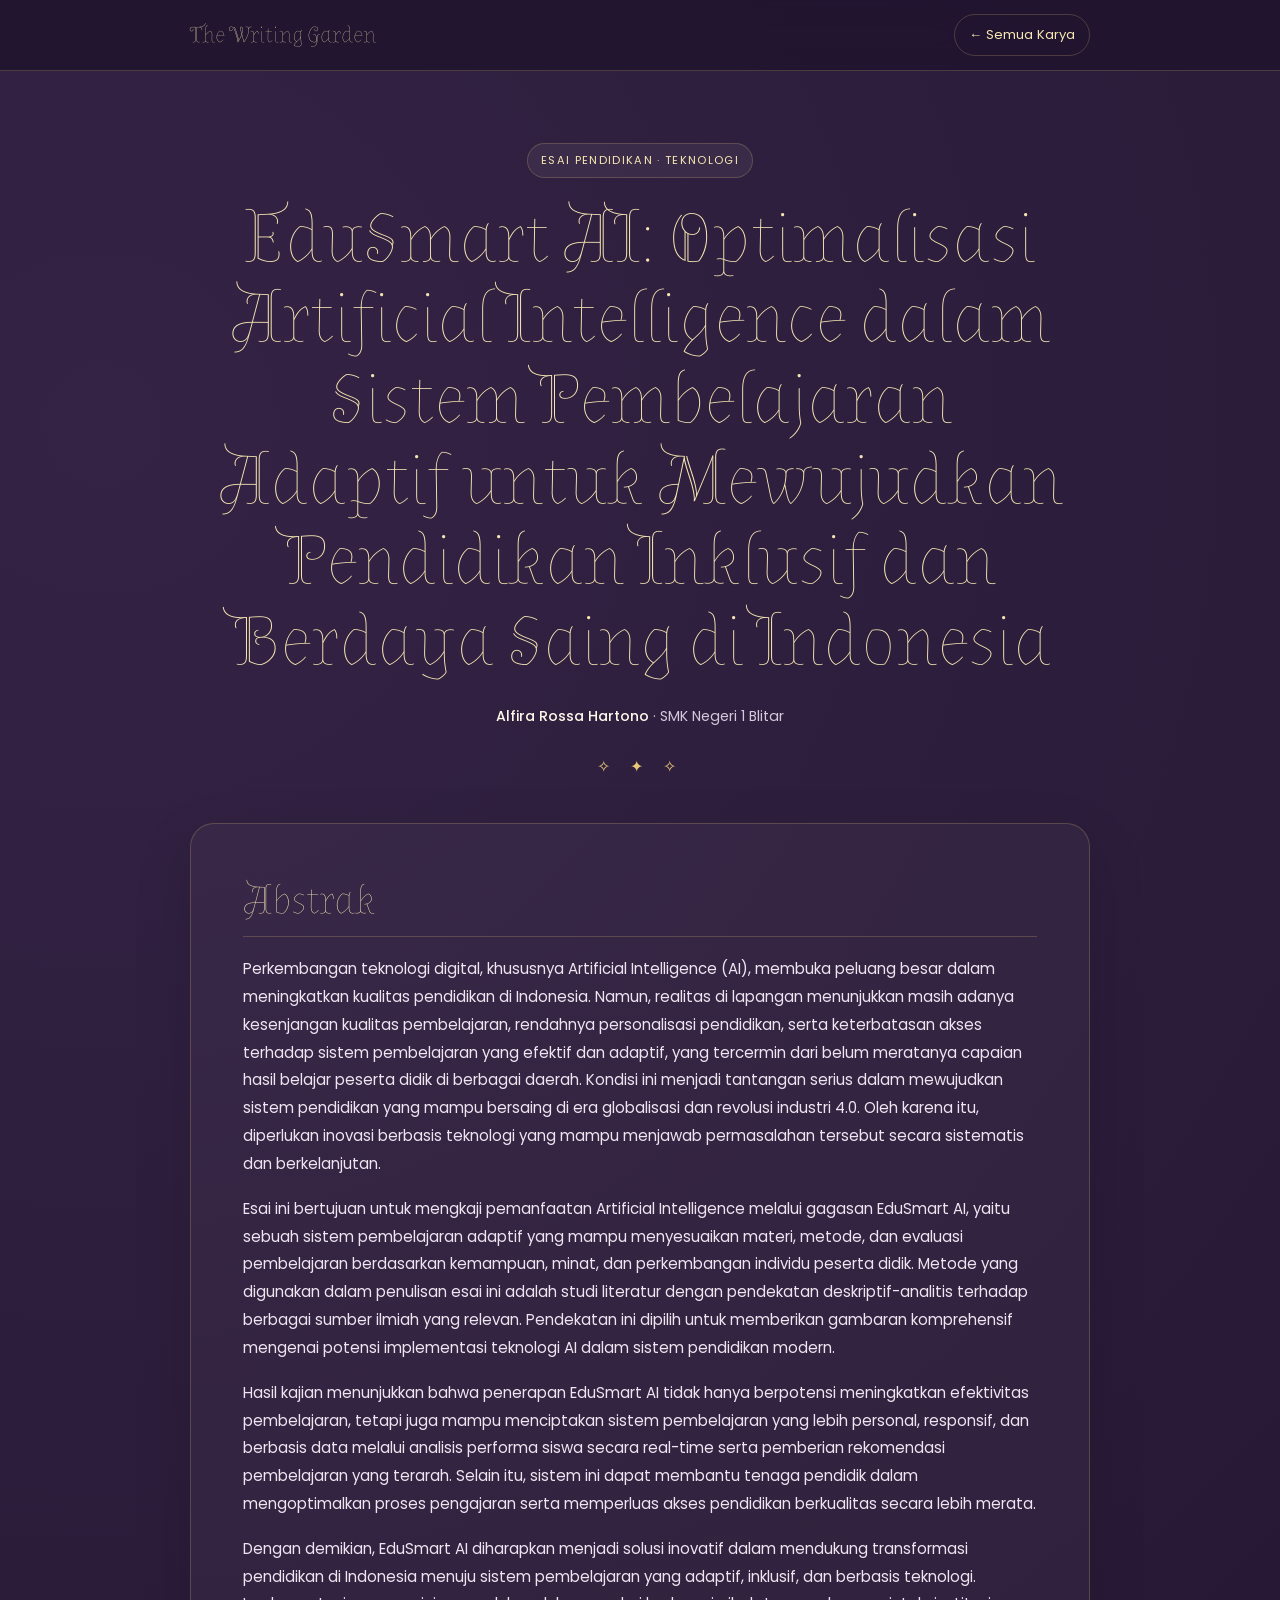
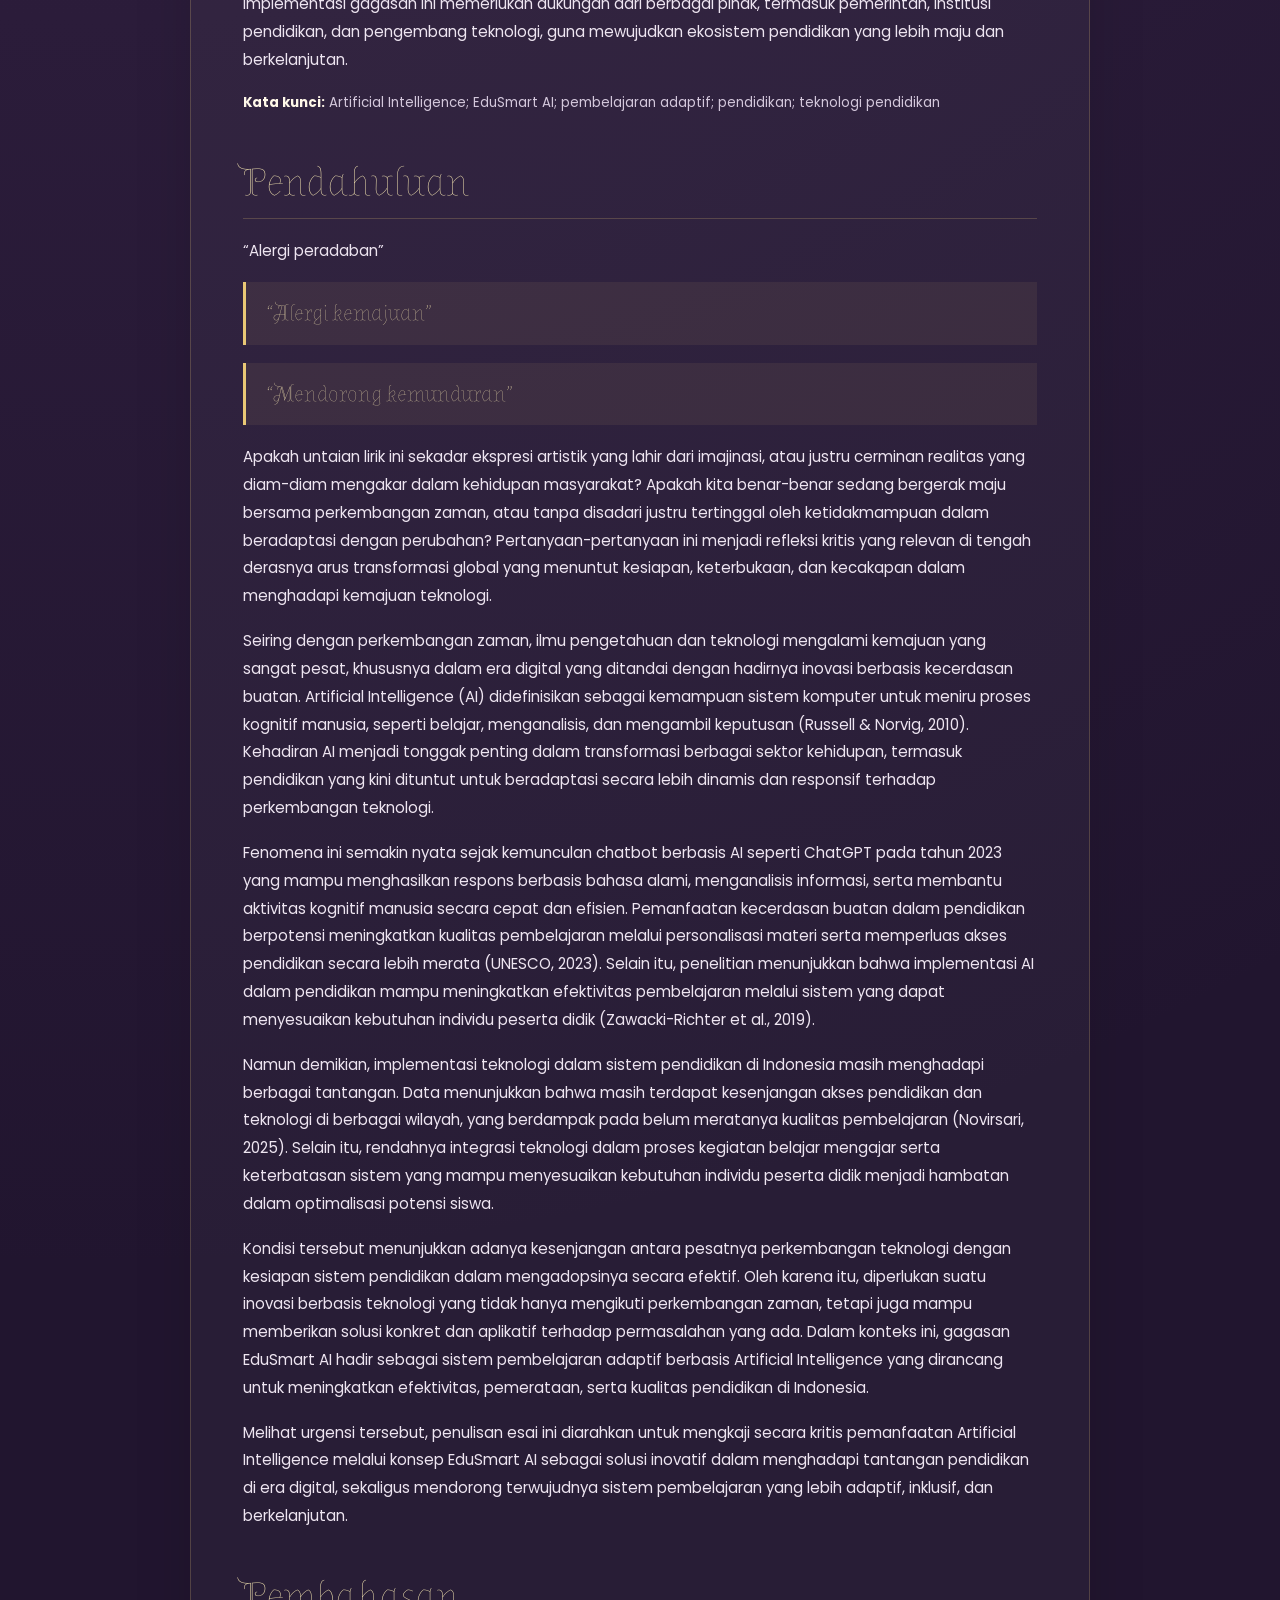
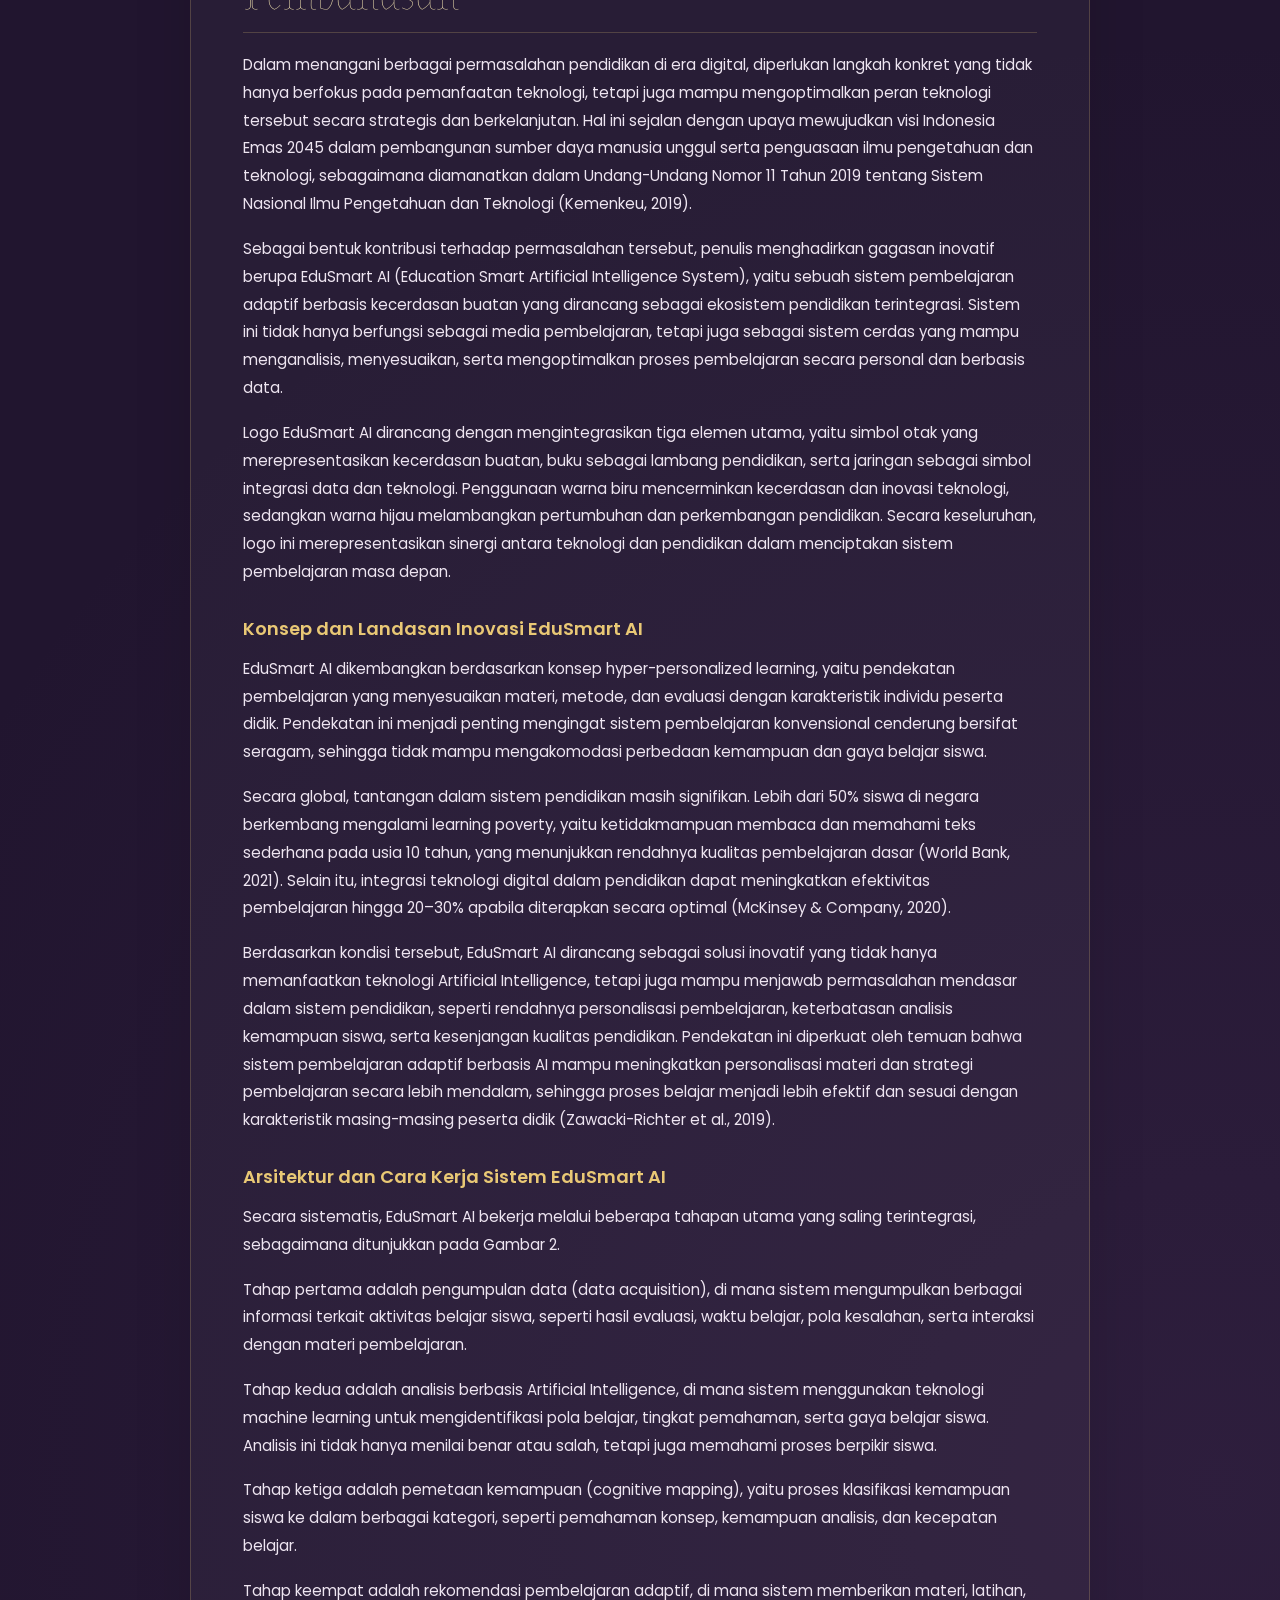
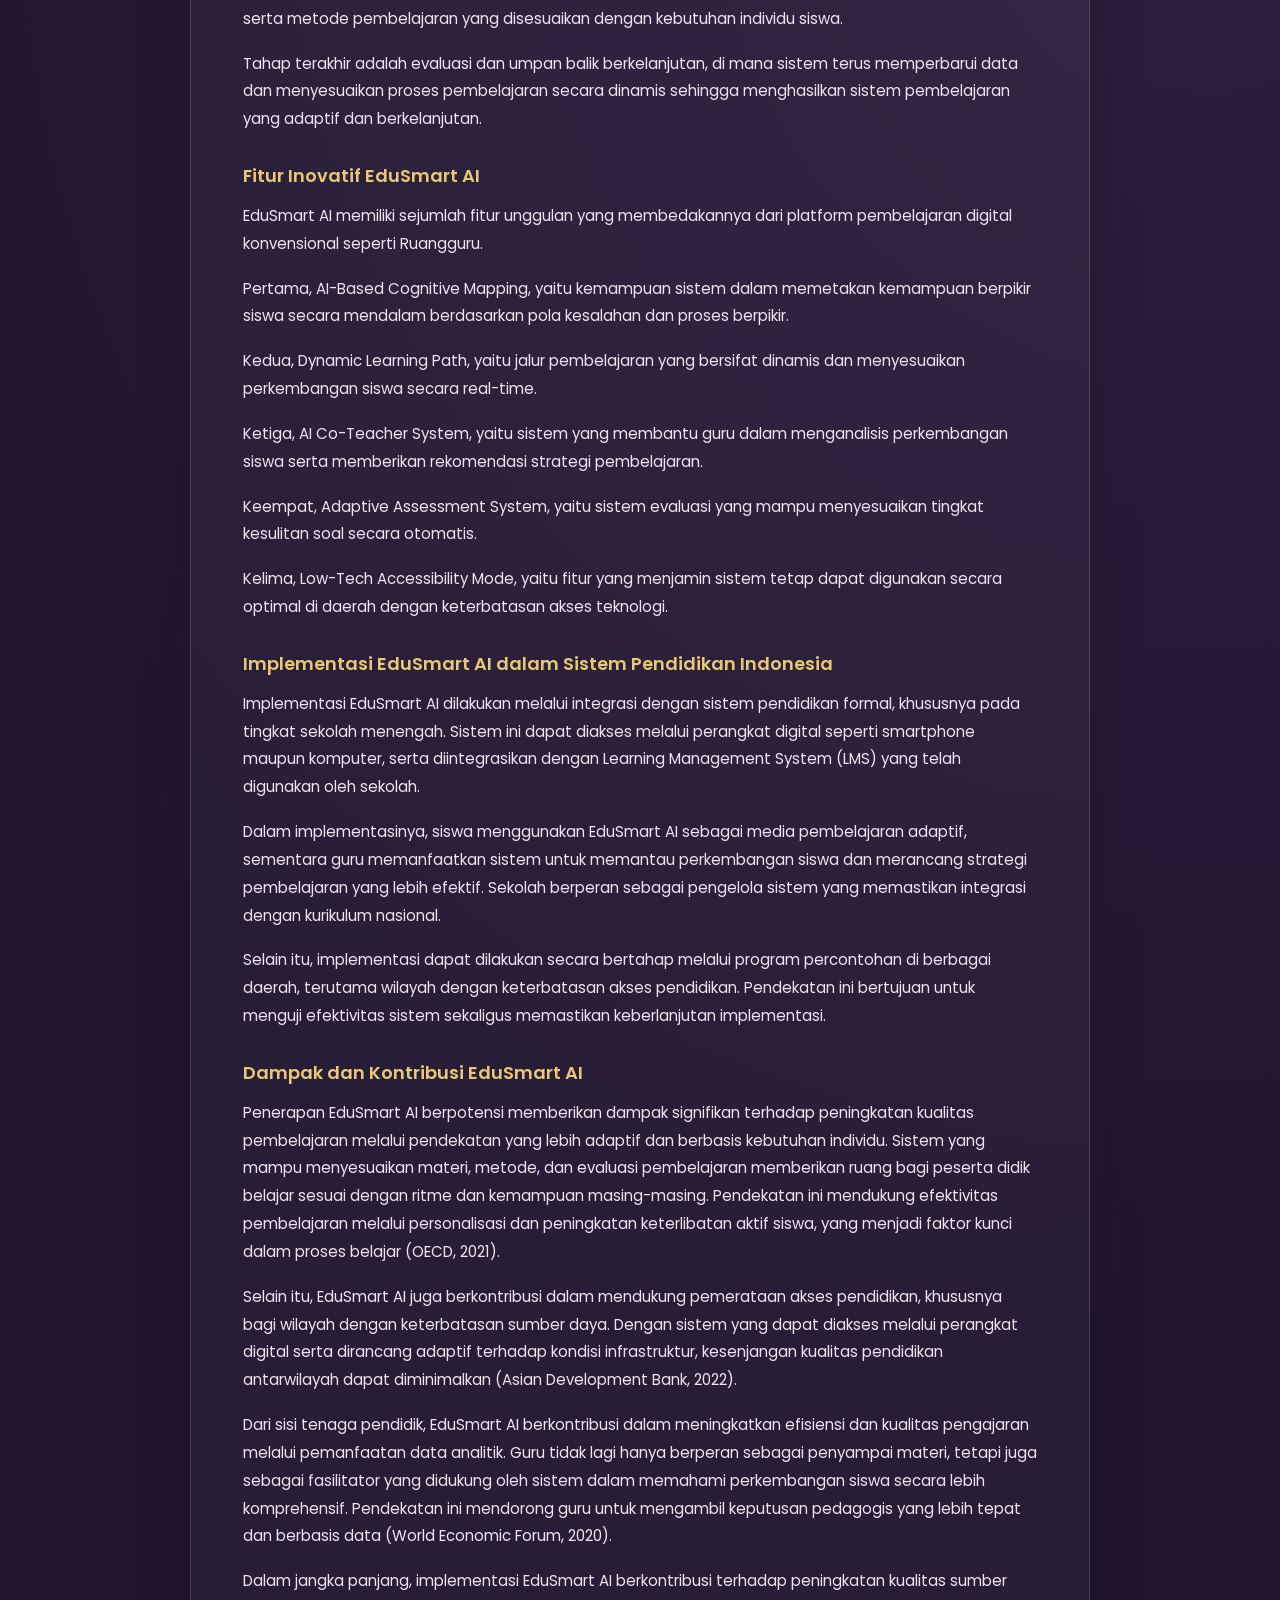
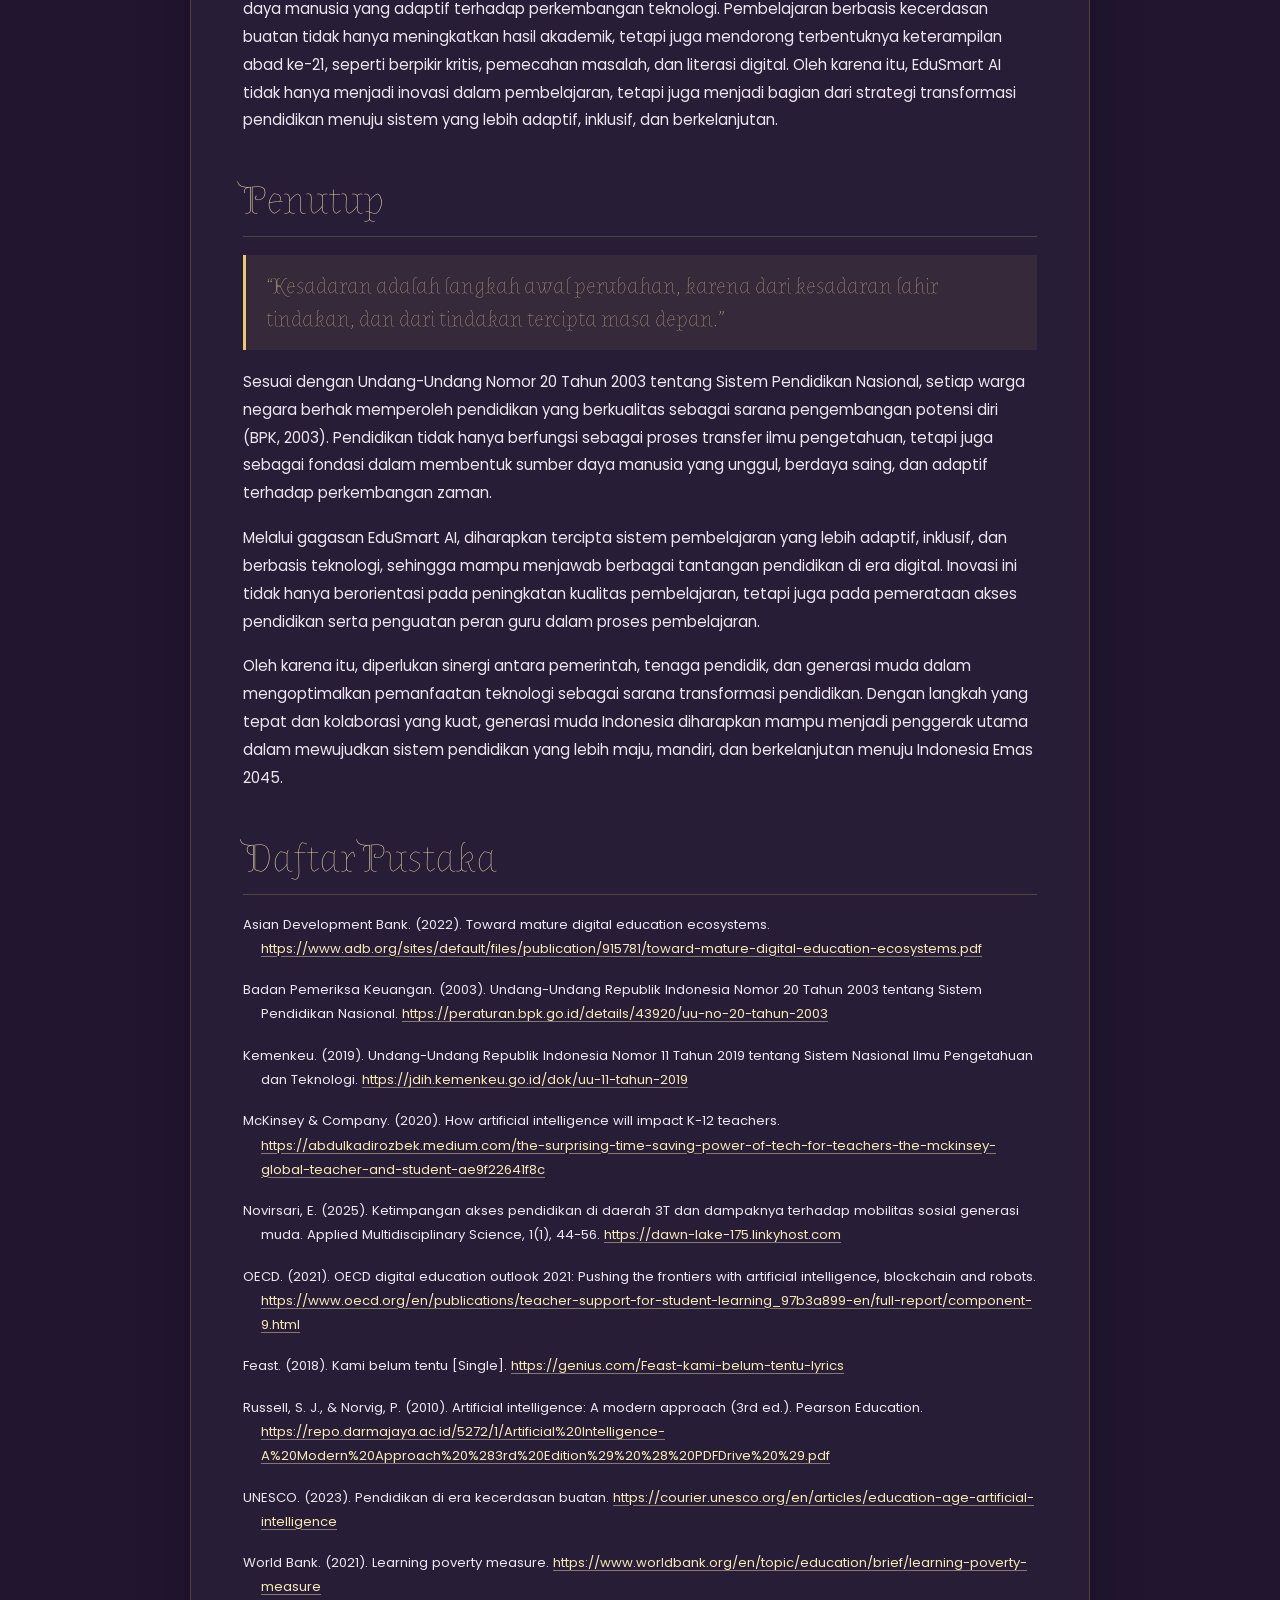
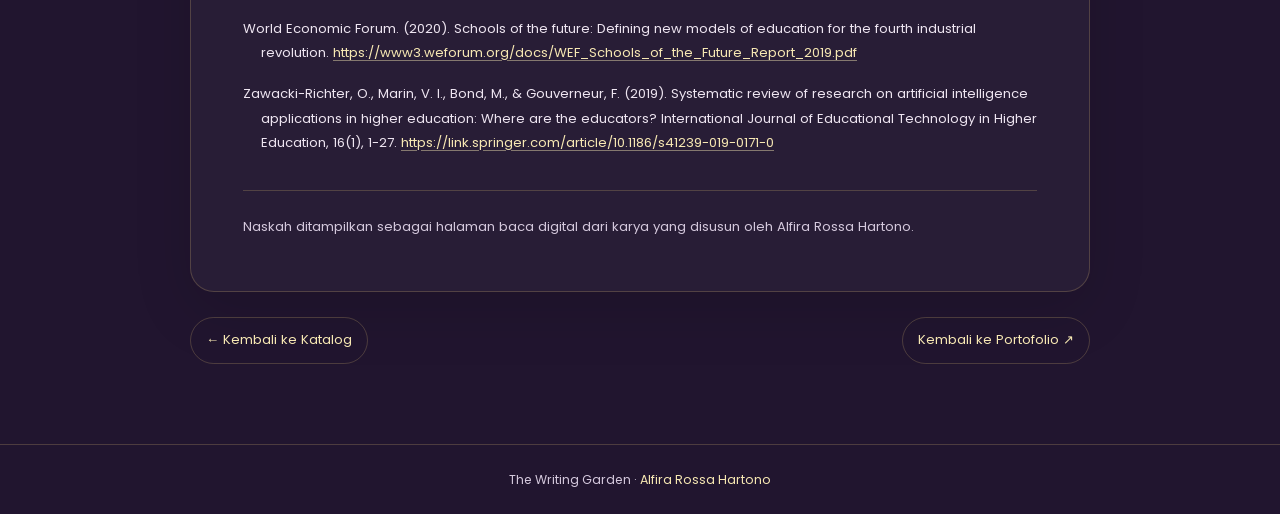
<file: edusmart-ai.html>
<!DOCTYPE html>
<html lang="id">
<head>
    <meta charset="UTF-8">
    <meta name="viewport" content="width=device-width, initial-scale=1.0">
    <meta name="description" content="EduSmart AI: Optimalisasi Artificial Intelligence dalam Sistem Pembelajaran Adaptif untuk Mewujudkan Pendidikan Inklusif dan Berdaya Saing di Indonesia.">
    <title>EduSmart AI | The Writing Garden</title>

    <link rel="stylesheet" href="edusmart-ai.css">
    <link rel="preconnect" href="https://fonts.googleapis.com">
    <link rel="preconnect" href="https://fonts.gstatic.com" crossorigin>
    <link href="https://fonts.googleapis.com/css2?family=Almendra+Display&family=Poppins:wght@300;400;500;600;700&display=swap" rel="stylesheet">

    <style>
        :root {
            --purple-dark: #21152f;
            --purple-main: #39234c;
            --purple-light: #67467c;
            --gold: #e9c875;
            --gold-light: #f7e8b3;
            --cream: #fff8e9;
            --muted: #d4c8dc;
            --glass: rgba(255,255,255,.055);
            --glass-border: rgba(233,200,117,.22);
        }

        * {
            box-sizing: border-box;
            margin: 0;
            padding: 0;
        }

        html {
            scroll-behavior: smooth;
            scroll-padding-top: 100px;
        }

        body {
            color: var(--cream);
            background:
                radial-gradient(circle at 8% 5%, rgba(103,70,124,.28), transparent 30%),
                radial-gradient(circle at 95% 55%, rgba(103,70,124,.18), transparent 30%),
                var(--purple-dark);
            font-family: "Poppins", sans-serif;
            line-height: 1.85;
        }

        a {
            color: var(--gold-light);
        }

        a:focus-visible {
            outline: 2px solid var(--gold);
            outline-offset: 4px;
        }

        .container {
            width: min(900px, 90%);
            margin-inline: auto;
        }

        /* NAVIGATION */
        .navbar {
            position: sticky;
            top: 0;
            z-index: 10;
            background: rgba(33,21,47,.9);
            backdrop-filter: blur(14px);
            border-bottom: 1px solid var(--glass-border);
        }

        .nav-inner {
            min-height: 70px;
            display: flex;
            justify-content: space-between;
            align-items: center;
            gap: 16px;
        }

        .brand {
            font-family: "Almendra Display", serif;
            font-size: 1.45rem;
            color: var(--gold-light);
            text-decoration: none;
        }

        .back {
            font-size: .82rem;
            text-decoration: none;
            border: 1px solid var(--glass-border);
            padding: 8px 14px;
            border-radius: 999px;
            transition: .25s ease;
        }

        .back:hover {
            background: var(--gold);
            color: var(--purple-dark);
        }

        /* HERO */
        .hero {
            text-align: center;
            padding: 72px 0 42px;
        }

        .eyebrow {
            display: inline-block;
            padding: 6px 13px;
            border: 1px solid var(--glass-border);
            border-radius: 999px;
            color: var(--gold-light);
            background: var(--glass);
            text-transform: uppercase;
            letter-spacing: .12em;
            font-size: .7rem;
        }

        h1 {
            max-width: 850px;
            margin: 22px auto 20px;
            font-family: "Almendra Display", serif;
            font-size: clamp(2.3rem, 6vw, 4.5rem);
            font-weight: 400;
            line-height: 1.12;
            color: var(--gold-light);
        }

        .byline {
            color: var(--muted);
            font-size: .88rem;
        }

        .byline strong {
            color: var(--cream);
            font-weight: 500;
        }

        .ornament {
            color: var(--gold);
            margin-top: 22px;
            letter-spacing: .5em;
        }

        /* ARTICLE */
        .article-shell {
            padding-bottom: 80px;
        }

        article {
            padding: clamp(23px, 5vw, 52px);
            border: 1px solid var(--glass-border);
            border-radius: 24px;
            background: rgba(255,255,255,.035);
            box-shadow: 0 20px 60px rgba(0,0,0,.12);
        }

        .section-title {
            color: var(--gold-light);
            font-family: "Almendra Display", serif;
            font-size: clamp(1.8rem, 4vw, 2.5rem);
            font-weight: 400;
            line-height: 1.25;
            margin: 42px 0 18px;
            padding-bottom: 10px;
            border-bottom: 1px solid var(--glass-border);
        }

        article > .section-title:first-child {
            margin-top: 0;
        }

        article h3 {
            color: var(--gold);
            font-size: 1.12rem;
            font-weight: 600;
            line-height: 1.5;
            margin: 30px 0 12px;
        }

        article p {
            color: #eee5f1;
            font-size: .94rem;
            margin-bottom: 17px;
            overflow-wrap: anywhere;
            text-align: left;
        }

        article .keywords {
            color: var(--muted);
            font-size: .83rem;
        }

        blockquote {
            margin: 18px 0;
            padding: 15px 20px;
            border-left: 3px solid var(--gold);
            background: rgba(233,200,117,.07);
            color: var(--gold-light);
            font-family: "Almendra Display", serif;
            font-size: 1.35rem;
            line-height: 1.5;
        }

        .reference {
            font-size: .82rem;
            padding-left: 18px;
            text-indent: -18px;
        }

        .reference a {
            overflow-wrap: anywhere;
        }

        .article-footer {
            margin-top: 35px;
            padding-top: 24px;
            border-top: 1px solid var(--glass-border);
            color: var(--muted);
            font-size: .82rem;
        }

        /* BOTTOM NAVIGATION */
        .bottom-nav {
            display: flex;
            flex-wrap: wrap;
            justify-content: space-between;
            gap: 12px;
            margin-top: 25px;
        }

        .bottom-nav a {
            display: inline-block;
            text-decoration: none;
            padding: 10px 15px;
            border: 1px solid var(--glass-border);
            border-radius: 999px;
            font-size: .82rem;
            transition: .25s ease;
        }

        .bottom-nav a:hover {
            background: var(--gold);
            color: var(--purple-dark);
        }

        /* FOOTER */
        footer {
            border-top: 1px solid var(--glass-border);
            text-align: center;
            padding: 23px 0;
            color: var(--muted);
            font-size: .78rem;
        }

        footer span {
            color: var(--gold-light);
        }

        /* RESPONSIVE */
        @media (max-width: 600px) {
            .nav-inner {
                min-height: 64px;
            }

            .brand {
                font-size: 1.2rem;
            }

            .back {
                font-size: .72rem;
                padding: 7px 10px;
            }

            .hero {
                padding: 52px 0 32px;
            }

            article {
                border-radius: 17px;
            }

            article p {
                font-size: .88rem;
            }

            .bottom-nav {
                flex-direction: column;
            }

            .bottom-nav a {
                text-align: center;
            }
        }

        @media (prefers-reduced-motion: reduce) {
            html {
                scroll-behavior: auto;
            }

            *,
            *::before,
            *::after {
                animation-duration: .01ms !important;
                transition-duration: .01ms !important;
            }
        }
    </style>
</head>

<body>

    <header class="navbar">
        <div class="container nav-inner">
            <a class="brand" href="karya.html">The Writing Garden</a>
            <a class="back" href="karya.html">← Semua Karya</a>
        </div>
    </header>

    <main>
        <header class="hero">
            <div class="container">
                <span class="eyebrow">Esai Pendidikan · Teknologi</span>

                <h1>
                    EduSmart AI: Optimalisasi Artificial Intelligence
                    dalam Sistem Pembelajaran Adaptif untuk Mewujudkan
                    Pendidikan Inklusif dan Berdaya Saing di Indonesia
                </h1>

                <p class="byline">
                    <strong>Alfira Rossa Hartono</strong>
                    · SMK Negeri 1 Blitar
                </p>

                <div class="ornament" aria-hidden="true">✧ ✦ ✧</div>
            </div>
        </header>

        <section class="article-shell container" aria-label="Isi esai">
            <article>

                <h2 class="section-title">Abstrak</h2>

                <p>
                    Perkembangan teknologi digital, khususnya Artificial
                    Intelligence (AI), membuka peluang besar dalam
                    meningkatkan kualitas pendidikan di Indonesia. Namun,
                    realitas di lapangan menunjukkan masih adanya
                    kesenjangan kualitas pembelajaran, rendahnya
                    personalisasi pendidikan, serta keterbatasan akses
                    terhadap sistem pembelajaran yang efektif dan adaptif,
                    yang tercermin dari belum meratanya capaian hasil
                    belajar peserta didik di berbagai daerah. Kondisi ini
                    menjadi tantangan serius dalam mewujudkan sistem
                    pendidikan yang mampu bersaing di era globalisasi dan
                    revolusi industri 4.0. Oleh karena itu, diperlukan
                    inovasi berbasis teknologi yang mampu menjawab
                    permasalahan tersebut secara sistematis dan
                    berkelanjutan.
                </p>

                <p>
                    Esai ini bertujuan untuk mengkaji pemanfaatan
                    Artificial Intelligence melalui gagasan EduSmart AI,
                    yaitu sebuah sistem pembelajaran adaptif yang mampu
                    menyesuaikan materi, metode, dan evaluasi pembelajaran
                    berdasarkan kemampuan, minat, dan perkembangan individu
                    peserta didik. Metode yang digunakan dalam penulisan
                    esai ini adalah studi literatur dengan pendekatan
                    deskriptif-analitis terhadap berbagai sumber ilmiah
                    yang relevan. Pendekatan ini dipilih untuk memberikan
                    gambaran komprehensif mengenai potensi implementasi
                    teknologi AI dalam sistem pendidikan modern.
                </p>

                <p>
                    Hasil kajian menunjukkan bahwa penerapan EduSmart AI
                    tidak hanya berpotensi meningkatkan efektivitas
                    pembelajaran, tetapi juga mampu menciptakan sistem
                    pembelajaran yang lebih personal, responsif, dan
                    berbasis data melalui analisis performa siswa secara
                    real-time serta pemberian rekomendasi pembelajaran
                    yang terarah. Selain itu, sistem ini dapat membantu
                    tenaga pendidik dalam mengoptimalkan proses pengajaran
                    serta memperluas akses pendidikan berkualitas secara
                    lebih merata.
                </p>

                <p>
                    Dengan demikian, EduSmart AI diharapkan menjadi solusi
                    inovatif dalam mendukung transformasi pendidikan di
                    Indonesia menuju sistem pembelajaran yang adaptif,
                    inklusif, dan berbasis teknologi. Implementasi gagasan
                    ini memerlukan dukungan dari berbagai pihak, termasuk
                    pemerintah, institusi pendidikan, dan pengembang
                    teknologi, guna mewujudkan ekosistem pendidikan yang
                    lebih maju dan berkelanjutan.
                </p>

                <p class="keywords">
                    <strong>Kata kunci:</strong>
                    Artificial Intelligence; EduSmart AI; pembelajaran
                    adaptif; pendidikan; teknologi pendidikan
                </p>

                <h2 class="section-title">Pendahuluan</h2>

                <p>“Alergi peradaban”</p>

                <blockquote>“Alergi kemajuan”</blockquote>

                <blockquote>“Mendorong kemunduran”</blockquote>

                <p>
                    Apakah untaian lirik ini sekadar ekspresi artistik yang
                    lahir dari imajinasi, atau justru cerminan realitas
                    yang diam-diam mengakar dalam kehidupan masyarakat?
                    Apakah kita benar-benar sedang bergerak maju bersama
                    perkembangan zaman, atau tanpa disadari justru
                    tertinggal oleh ketidakmampuan dalam beradaptasi dengan
                    perubahan? Pertanyaan-pertanyaan ini menjadi refleksi
                    kritis yang relevan di tengah derasnya arus transformasi
                    global yang menuntut kesiapan, keterbukaan, dan
                    kecakapan dalam menghadapi kemajuan teknologi.
                </p>

                <p>
                    Seiring dengan perkembangan zaman, ilmu pengetahuan
                    dan teknologi mengalami kemajuan yang sangat pesat,
                    khususnya dalam era digital yang ditandai dengan
                    hadirnya inovasi berbasis kecerdasan buatan.
                    Artificial Intelligence (AI) didefinisikan sebagai
                    kemampuan sistem komputer untuk meniru proses kognitif
                    manusia, seperti belajar, menganalisis, dan mengambil
                    keputusan (Russell &amp; Norvig, 2010). Kehadiran AI
                    menjadi tonggak penting dalam transformasi berbagai
                    sektor kehidupan, termasuk pendidikan yang kini
                    dituntut untuk beradaptasi secara lebih dinamis dan
                    responsif terhadap perkembangan teknologi.
                </p>

                <p>
                    Fenomena ini semakin nyata sejak kemunculan chatbot
                    berbasis AI seperti ChatGPT pada tahun 2023 yang mampu
                    menghasilkan respons berbasis bahasa alami,
                    menganalisis informasi, serta membantu aktivitas
                    kognitif manusia secara cepat dan efisien. Pemanfaatan
                    kecerdasan buatan dalam pendidikan berpotensi
                    meningkatkan kualitas pembelajaran melalui
                    personalisasi materi serta memperluas akses pendidikan
                    secara lebih merata (UNESCO, 2023). Selain itu,
                    penelitian menunjukkan bahwa implementasi AI dalam
                    pendidikan mampu meningkatkan efektivitas pembelajaran
                    melalui sistem yang dapat menyesuaikan kebutuhan
                    individu peserta didik (Zawacki-Richter et al., 2019).
                </p>

                <p>
                    Namun demikian, implementasi teknologi dalam sistem
                    pendidikan di Indonesia masih menghadapi berbagai
                    tantangan. Data menunjukkan bahwa masih terdapat
                    kesenjangan akses pendidikan dan teknologi di berbagai
                    wilayah, yang berdampak pada belum meratanya kualitas
                    pembelajaran (Novirsari, 2025). Selain itu, rendahnya
                    integrasi teknologi dalam proses kegiatan belajar
                    mengajar serta keterbatasan sistem yang mampu
                    menyesuaikan kebutuhan individu peserta didik menjadi
                    hambatan dalam optimalisasi potensi siswa.
                </p>

                <p>
                    Kondisi tersebut menunjukkan adanya kesenjangan antara
                    pesatnya perkembangan teknologi dengan kesiapan sistem
                    pendidikan dalam mengadopsinya secara efektif. Oleh
                    karena itu, diperlukan suatu inovasi berbasis teknologi
                    yang tidak hanya mengikuti perkembangan zaman, tetapi
                    juga mampu memberikan solusi konkret dan aplikatif
                    terhadap permasalahan yang ada. Dalam konteks ini,
                    gagasan EduSmart AI hadir sebagai sistem pembelajaran
                    adaptif berbasis Artificial Intelligence yang dirancang
                    untuk meningkatkan efektivitas, pemerataan, serta
                    kualitas pendidikan di Indonesia.
                </p>

                <p>
                    Melihat urgensi tersebut, penulisan esai ini diarahkan
                    untuk mengkaji secara kritis pemanfaatan Artificial
                    Intelligence melalui konsep EduSmart AI sebagai solusi
                    inovatif dalam menghadapi tantangan pendidikan di era
                    digital, sekaligus mendorong terwujudnya sistem
                    pembelajaran yang lebih adaptif, inklusif, dan
                    berkelanjutan.
                </p>

                <h2 class="section-title">Pembahasan</h2>

                <p>
                    Dalam menangani berbagai permasalahan pendidikan di
                    era digital, diperlukan langkah konkret yang tidak
                    hanya berfokus pada pemanfaatan teknologi, tetapi juga
                    mampu mengoptimalkan peran teknologi tersebut secara
                    strategis dan berkelanjutan. Hal ini sejalan dengan
                    upaya mewujudkan visi Indonesia Emas 2045 dalam
                    pembangunan sumber daya manusia unggul serta
                    penguasaan ilmu pengetahuan dan teknologi, sebagaimana
                    diamanatkan dalam Undang-Undang Nomor 11 Tahun 2019
                    tentang Sistem Nasional Ilmu Pengetahuan dan Teknologi
                    (Kemenkeu, 2019).
                </p>

                <p>
                    Sebagai bentuk kontribusi terhadap permasalahan
                    tersebut, penulis menghadirkan gagasan inovatif berupa
                    EduSmart AI (Education Smart Artificial Intelligence
                    System), yaitu sebuah sistem pembelajaran adaptif
                    berbasis kecerdasan buatan yang dirancang sebagai
                    ekosistem pendidikan terintegrasi. Sistem ini tidak
                    hanya berfungsi sebagai media pembelajaran, tetapi
                    juga sebagai sistem cerdas yang mampu menganalisis,
                    menyesuaikan, serta mengoptimalkan proses pembelajaran
                    secara personal dan berbasis data.
                </p>

                <p>
                    Logo EduSmart AI dirancang dengan mengintegrasikan
                    tiga elemen utama, yaitu simbol otak yang
                    merepresentasikan kecerdasan buatan, buku sebagai
                    lambang pendidikan, serta jaringan sebagai simbol
                    integrasi data dan teknologi. Penggunaan warna biru
                    mencerminkan kecerdasan dan inovasi teknologi,
                    sedangkan warna hijau melambangkan pertumbuhan dan
                    perkembangan pendidikan. Secara keseluruhan, logo ini
                    merepresentasikan sinergi antara teknologi dan
                    pendidikan dalam menciptakan sistem pembelajaran masa
                    depan.
                </p>

                <h3>Konsep dan Landasan Inovasi EduSmart AI</h3>

                <p>
                    EduSmart AI dikembangkan berdasarkan konsep
                    hyper-personalized learning, yaitu pendekatan
                    pembelajaran yang menyesuaikan materi, metode, dan
                    evaluasi dengan karakteristik individu peserta didik.
                    Pendekatan ini menjadi penting mengingat sistem
                    pembelajaran konvensional cenderung bersifat seragam,
                    sehingga tidak mampu mengakomodasi perbedaan kemampuan
                    dan gaya belajar siswa.
                </p>

                <p>
                    Secara global, tantangan dalam sistem pendidikan masih
                    signifikan. Lebih dari 50% siswa di negara berkembang
                    mengalami learning poverty, yaitu ketidakmampuan
                    membaca dan memahami teks sederhana pada usia 10
                    tahun, yang menunjukkan rendahnya kualitas pembelajaran
                    dasar (World Bank, 2021). Selain itu, integrasi
                    teknologi digital dalam pendidikan dapat meningkatkan
                    efektivitas pembelajaran hingga 20–30% apabila
                    diterapkan secara optimal (McKinsey &amp; Company, 2020).
                </p>

                <p>
                    Berdasarkan kondisi tersebut, EduSmart AI dirancang
                    sebagai solusi inovatif yang tidak hanya memanfaatkan
                    teknologi Artificial Intelligence, tetapi juga mampu
                    menjawab permasalahan mendasar dalam sistem pendidikan,
                    seperti rendahnya personalisasi pembelajaran,
                    keterbatasan analisis kemampuan siswa, serta kesenjangan
                    kualitas pendidikan. Pendekatan ini diperkuat oleh
                    temuan bahwa sistem pembelajaran adaptif berbasis AI
                    mampu meningkatkan personalisasi materi dan strategi
                    pembelajaran secara lebih mendalam, sehingga proses
                    belajar menjadi lebih efektif dan sesuai dengan
                    karakteristik masing-masing peserta didik
                    (Zawacki-Richter et al., 2019).
                </p>

                <h3>Arsitektur dan Cara Kerja Sistem EduSmart AI</h3>

                <p>
                    Secara sistematis, EduSmart AI bekerja melalui beberapa
                    tahapan utama yang saling terintegrasi, sebagaimana
                    ditunjukkan pada Gambar 2.
                </p>

                <p>
                    Tahap pertama adalah pengumpulan data (data acquisition),
                    di mana sistem mengumpulkan berbagai informasi terkait
                    aktivitas belajar siswa, seperti hasil evaluasi, waktu
                    belajar, pola kesalahan, serta interaksi dengan materi
                    pembelajaran.
                </p>

                <p>
                    Tahap kedua adalah analisis berbasis Artificial
                    Intelligence, di mana sistem menggunakan teknologi
                    machine learning untuk mengidentifikasi pola belajar,
                    tingkat pemahaman, serta gaya belajar siswa. Analisis
                    ini tidak hanya menilai benar atau salah, tetapi juga
                    memahami proses berpikir siswa.
                </p>

                <p>
                    Tahap ketiga adalah pemetaan kemampuan (cognitive
                    mapping), yaitu proses klasifikasi kemampuan siswa ke
                    dalam berbagai kategori, seperti pemahaman konsep,
                    kemampuan analisis, dan kecepatan belajar.
                </p>

                <p>
                    Tahap keempat adalah rekomendasi pembelajaran adaptif,
                    di mana sistem memberikan materi, latihan, serta metode
                    pembelajaran yang disesuaikan dengan kebutuhan individu
                    siswa.
                </p>

                <p>
                    Tahap terakhir adalah evaluasi dan umpan balik
                    berkelanjutan, di mana sistem terus memperbarui data
                    dan menyesuaikan proses pembelajaran secara dinamis
                    sehingga menghasilkan sistem pembelajaran yang adaptif
                    dan berkelanjutan.
                </p>

                <h3>Fitur Inovatif EduSmart AI</h3>

                <p>
                    EduSmart AI memiliki sejumlah fitur unggulan yang
                    membedakannya dari platform pembelajaran digital
                    konvensional seperti Ruangguru.
                </p>

                <p>
                    Pertama, AI-Based Cognitive Mapping, yaitu kemampuan
                    sistem dalam memetakan kemampuan berpikir siswa secara
                    mendalam berdasarkan pola kesalahan dan proses berpikir.
                </p>

                <p>
                    Kedua, Dynamic Learning Path, yaitu jalur pembelajaran
                    yang bersifat dinamis dan menyesuaikan perkembangan
                    siswa secara real-time.
                </p>

                <p>
                    Ketiga, AI Co-Teacher System, yaitu sistem yang
                    membantu guru dalam menganalisis perkembangan siswa
                    serta memberikan rekomendasi strategi pembelajaran.
                </p>

                <p>
                    Keempat, Adaptive Assessment System, yaitu sistem
                    evaluasi yang mampu menyesuaikan tingkat kesulitan
                    soal secara otomatis.
                </p>

                <p>
                    Kelima, Low-Tech Accessibility Mode, yaitu fitur yang
                    menjamin sistem tetap dapat digunakan secara optimal
                    di daerah dengan keterbatasan akses teknologi.
                </p>

                <h3>Implementasi EduSmart AI dalam Sistem Pendidikan Indonesia</h3>

                <p>
                    Implementasi EduSmart AI dilakukan melalui integrasi
                    dengan sistem pendidikan formal, khususnya pada tingkat
                    sekolah menengah. Sistem ini dapat diakses melalui
                    perangkat digital seperti smartphone maupun komputer,
                    serta diintegrasikan dengan Learning Management System
                    (LMS) yang telah digunakan oleh sekolah.
                </p>

                <p>
                    Dalam implementasinya, siswa menggunakan EduSmart AI
                    sebagai media pembelajaran adaptif, sementara guru
                    memanfaatkan sistem untuk memantau perkembangan siswa
                    dan merancang strategi pembelajaran yang lebih efektif.
                    Sekolah berperan sebagai pengelola sistem yang
                    memastikan integrasi dengan kurikulum nasional.
                </p>

                <p>
                    Selain itu, implementasi dapat dilakukan secara
                    bertahap melalui program percontohan di berbagai
                    daerah, terutama wilayah dengan keterbatasan akses
                    pendidikan. Pendekatan ini bertujuan untuk menguji
                    efektivitas sistem sekaligus memastikan keberlanjutan
                    implementasi.
                </p>

                <h3>Dampak dan Kontribusi EduSmart AI</h3>

                <p>
                    Penerapan EduSmart AI berpotensi memberikan dampak
                    signifikan terhadap peningkatan kualitas pembelajaran
                    melalui pendekatan yang lebih adaptif dan berbasis
                    kebutuhan individu. Sistem yang mampu menyesuaikan
                    materi, metode, dan evaluasi pembelajaran memberikan
                    ruang bagi peserta didik belajar sesuai dengan ritme
                    dan kemampuan masing-masing. Pendekatan ini mendukung
                    efektivitas pembelajaran melalui personalisasi dan
                    peningkatan keterlibatan aktif siswa, yang menjadi
                    faktor kunci dalam proses belajar (OECD, 2021).
                </p>

                <p>
                    Selain itu, EduSmart AI juga berkontribusi dalam
                    mendukung pemerataan akses pendidikan, khususnya bagi
                    wilayah dengan keterbatasan sumber daya. Dengan sistem
                    yang dapat diakses melalui perangkat digital serta
                    dirancang adaptif terhadap kondisi infrastruktur,
                    kesenjangan kualitas pendidikan antarwilayah dapat
                    diminimalkan (Asian Development Bank, 2022).
                </p>

                <p>
                    Dari sisi tenaga pendidik, EduSmart AI berkontribusi
                    dalam meningkatkan efisiensi dan kualitas pengajaran
                    melalui pemanfaatan data analitik. Guru tidak lagi
                    hanya berperan sebagai penyampai materi, tetapi juga
                    sebagai fasilitator yang didukung oleh sistem dalam
                    memahami perkembangan siswa secara lebih komprehensif.
                    Pendekatan ini mendorong guru untuk mengambil keputusan
                    pedagogis yang lebih tepat dan berbasis data
                    (World Economic Forum, 2020).
                </p>

                <p>
                    Dalam jangka panjang, implementasi EduSmart AI
                    berkontribusi terhadap peningkatan kualitas sumber
                    daya manusia yang adaptif terhadap perkembangan
                    teknologi. Pembelajaran berbasis kecerdasan buatan
                    tidak hanya meningkatkan hasil akademik, tetapi juga
                    mendorong terbentuknya keterampilan abad ke-21,
                    seperti berpikir kritis, pemecahan masalah, dan
                    literasi digital. Oleh karena itu, EduSmart AI tidak
                    hanya menjadi inovasi dalam pembelajaran, tetapi juga
                    menjadi bagian dari strategi transformasi pendidikan
                    menuju sistem yang lebih adaptif, inklusif, dan
                    berkelanjutan.
                </p>

                <h2 class="section-title">Penutup</h2>

                <blockquote>
                    “Kesadaran adalah langkah awal perubahan, karena dari
                    kesadaran lahir tindakan, dan dari tindakan tercipta
                    masa depan.”
                </blockquote>

                <p>
                    Sesuai dengan Undang-Undang Nomor 20 Tahun 2003 tentang
                    Sistem Pendidikan Nasional, setiap warga negara berhak
                    memperoleh pendidikan yang berkualitas sebagai sarana
                    pengembangan potensi diri (BPK, 2003). Pendidikan tidak
                    hanya berfungsi sebagai proses transfer ilmu
                    pengetahuan, tetapi juga sebagai fondasi dalam
                    membentuk sumber daya manusia yang unggul, berdaya
                    saing, dan adaptif terhadap perkembangan zaman.
                </p>

                <p>
                    Melalui gagasan EduSmart AI, diharapkan tercipta sistem
                    pembelajaran yang lebih adaptif, inklusif, dan berbasis
                    teknologi, sehingga mampu menjawab berbagai tantangan
                    pendidikan di era digital. Inovasi ini tidak hanya
                    berorientasi pada peningkatan kualitas pembelajaran,
                    tetapi juga pada pemerataan akses pendidikan serta
                    penguatan peran guru dalam proses pembelajaran.
                </p>

                <p>
                    Oleh karena itu, diperlukan sinergi antara pemerintah,
                    tenaga pendidik, dan generasi muda dalam mengoptimalkan
                    pemanfaatan teknologi sebagai sarana transformasi
                    pendidikan. Dengan langkah yang tepat dan kolaborasi
                    yang kuat, generasi muda Indonesia diharapkan mampu
                    menjadi penggerak utama dalam mewujudkan sistem
                    pendidikan yang lebih maju, mandiri, dan berkelanjutan
                    menuju Indonesia Emas 2045.
                </p>

                <h2 class="section-title">Daftar Pustaka</h2>

                <p class="reference">
                    Asian Development Bank. (2022). Toward mature digital
                    education ecosystems.
                    <a href="https://www.adb.org/sites/default/files/publication/915781/toward-mature-digital-education-ecosystems.pdf" target="_blank" rel="noopener noreferrer">
                        https://www.adb.org/sites/default/files/publication/915781/toward-mature-digital-education-ecosystems.pdf
                    </a>
                </p>

                <p class="reference">
                    Badan Pemeriksa Keuangan. (2003). Undang-Undang Republik
                    Indonesia Nomor 20 Tahun 2003 tentang Sistem Pendidikan
                    Nasional.
                    <a href="https://peraturan.bpk.go.id/details/43920/uu-no-20-tahun-2003" target="_blank" rel="noopener noreferrer">
                        https://peraturan.bpk.go.id/details/43920/uu-no-20-tahun-2003
                    </a>
                </p>

                <p class="reference">
                    Kemenkeu. (2019). Undang-Undang Republik Indonesia Nomor
                    11 Tahun 2019 tentang Sistem Nasional Ilmu Pengetahuan
                    dan Teknologi.
                    <a href="https://jdih.kemenkeu.go.id/dok/uu-11-tahun-2019" target="_blank" rel="noopener noreferrer">
                        https://jdih.kemenkeu.go.id/dok/uu-11-tahun-2019
                    </a>
                </p>

                <p class="reference">
                    McKinsey &amp; Company. (2020). How artificial
                    intelligence will impact K-12 teachers.
                    <a href="https://abdulkadirozbek.medium.com/the-surprising-time-saving-power-of-tech-for-teachers-the-mckinsey-global-teacher-and-student-ae9f22641f8c" target="_blank" rel="noopener noreferrer">
                        https://abdulkadirozbek.medium.com/the-surprising-time-saving-power-of-tech-for-teachers-the-mckinsey-global-teacher-and-student-ae9f22641f8c
                    </a>
                </p>

                <p class="reference">
                    Novirsari, E. (2025). Ketimpangan akses pendidikan di
                    daerah 3T dan dampaknya terhadap mobilitas sosial
                    generasi muda. Applied Multidisciplinary Science,
                    1(1), 44-56.
                    <a href="https://dawn-lake-175.linkyhost.com" target="_blank" rel="noopener noreferrer">
                        https://dawn-lake-175.linkyhost.com
                    </a>
                </p>

                <p class="reference">
                    OECD. (2021). OECD digital education outlook 2021:
                    Pushing the frontiers with artificial intelligence,
                    blockchain and robots.
                    <a href="https://www.oecd.org/en/publications/teacher-support-for-student-learning_97b3a899-en/full-report/component-9.html" target="_blank" rel="noopener noreferrer">
                        https://www.oecd.org/en/publications/teacher-support-for-student-learning_97b3a899-en/full-report/component-9.html
                    </a>
                </p>

                <p class="reference">
                    Feast. (2018). Kami belum tentu [Single].
                    <a href="https://genius.com/Feast-kami-belum-tentu-lyrics" target="_blank" rel="noopener noreferrer">
                        https://genius.com/Feast-kami-belum-tentu-lyrics
                    </a>
                </p>

                <p class="reference">
                    Russell, S. J., &amp; Norvig, P. (2010).
                    Artificial intelligence: A modern approach (3rd ed.).
                    Pearson Education.
                    <a href="https://repo.darmajaya.ac.id/5272/1/Artificial%20Intelligence-A%20Modern%20Approach%20%283rd%20Edition%29%20%28%20PDFDrive%20%29.pdf" target="_blank" rel="noopener noreferrer">
                        https://repo.darmajaya.ac.id/5272/1/Artificial%20Intelligence-A%20Modern%20Approach%20%283rd%20Edition%29%20%28%20PDFDrive%20%29.pdf
                    </a>
                </p>

                <p class="reference">
                    UNESCO. (2023). Pendidikan di era kecerdasan buatan.
                    <a href="https://courier.unesco.org/en/articles/education-age-artificial-intelligence#:~:text=Artificial%20intelligence%20could%20be%20a,education%2C%20both%20published%20in%202021." target="_blank" rel="noopener noreferrer">
                        https://courier.unesco.org/en/articles/education-age-artificial-intelligence
                    </a>
                </p>

                <p class="reference">
                    World Bank. (2021). Learning poverty measure.
                    <a href="https://www.worldbank.org/en/topic/education/brief/learning-poverty-measure" target="_blank" rel="noopener noreferrer">
                        https://www.worldbank.org/en/topic/education/brief/learning-poverty-measure
                    </a>
                </p>

                <p class="reference">
                    World Economic Forum. (2020). Schools of the future:
                    Defining new models of education for the fourth
                    industrial revolution.
                    <a href="https://www3.weforum.org/docs/WEF_Schools_of_the_Future_Report_2019.pdf" target="_blank" rel="noopener noreferrer">
                        https://www3.weforum.org/docs/WEF_Schools_of_the_Future_Report_2019.pdf
                    </a>
                </p>

                <p class="reference">
                    Zawacki-Richter, O., Marin, V. I., Bond, M., &amp;
                    Gouverneur, F. (2019). Systematic review of research
                    on artificial intelligence applications in higher
                    education: Where are the educators? International
                    Journal of Educational Technology in Higher Education,
                    16(1), 1-27.
                    <a href="https://link.springer.com/article/10.1186/s41239-019-0171-0" target="_blank" rel="noopener noreferrer">
                        https://link.springer.com/article/10.1186/s41239-019-0171-0
                    </a>
                </p>

                <div class="article-footer">
                    Naskah ditampilkan sebagai halaman baca digital dari
                    karya yang disusun oleh Alfira Rossa Hartono.
                </div>

            </article>

            <nav class="bottom-nav" aria-label="Navigasi halaman">
                <a href="karya.html">← Kembali ke Katalog</a>
                <a href="index.html#works">Kembali ke Portofolio ↗</a>
            </nav>
        </section>
    </main>

    <footer>
        <div class="container">
            The Writing Garden · <span>Alfira Rossa Hartono</span>
        </div>
    </footer>

</body>
</html>
</file>
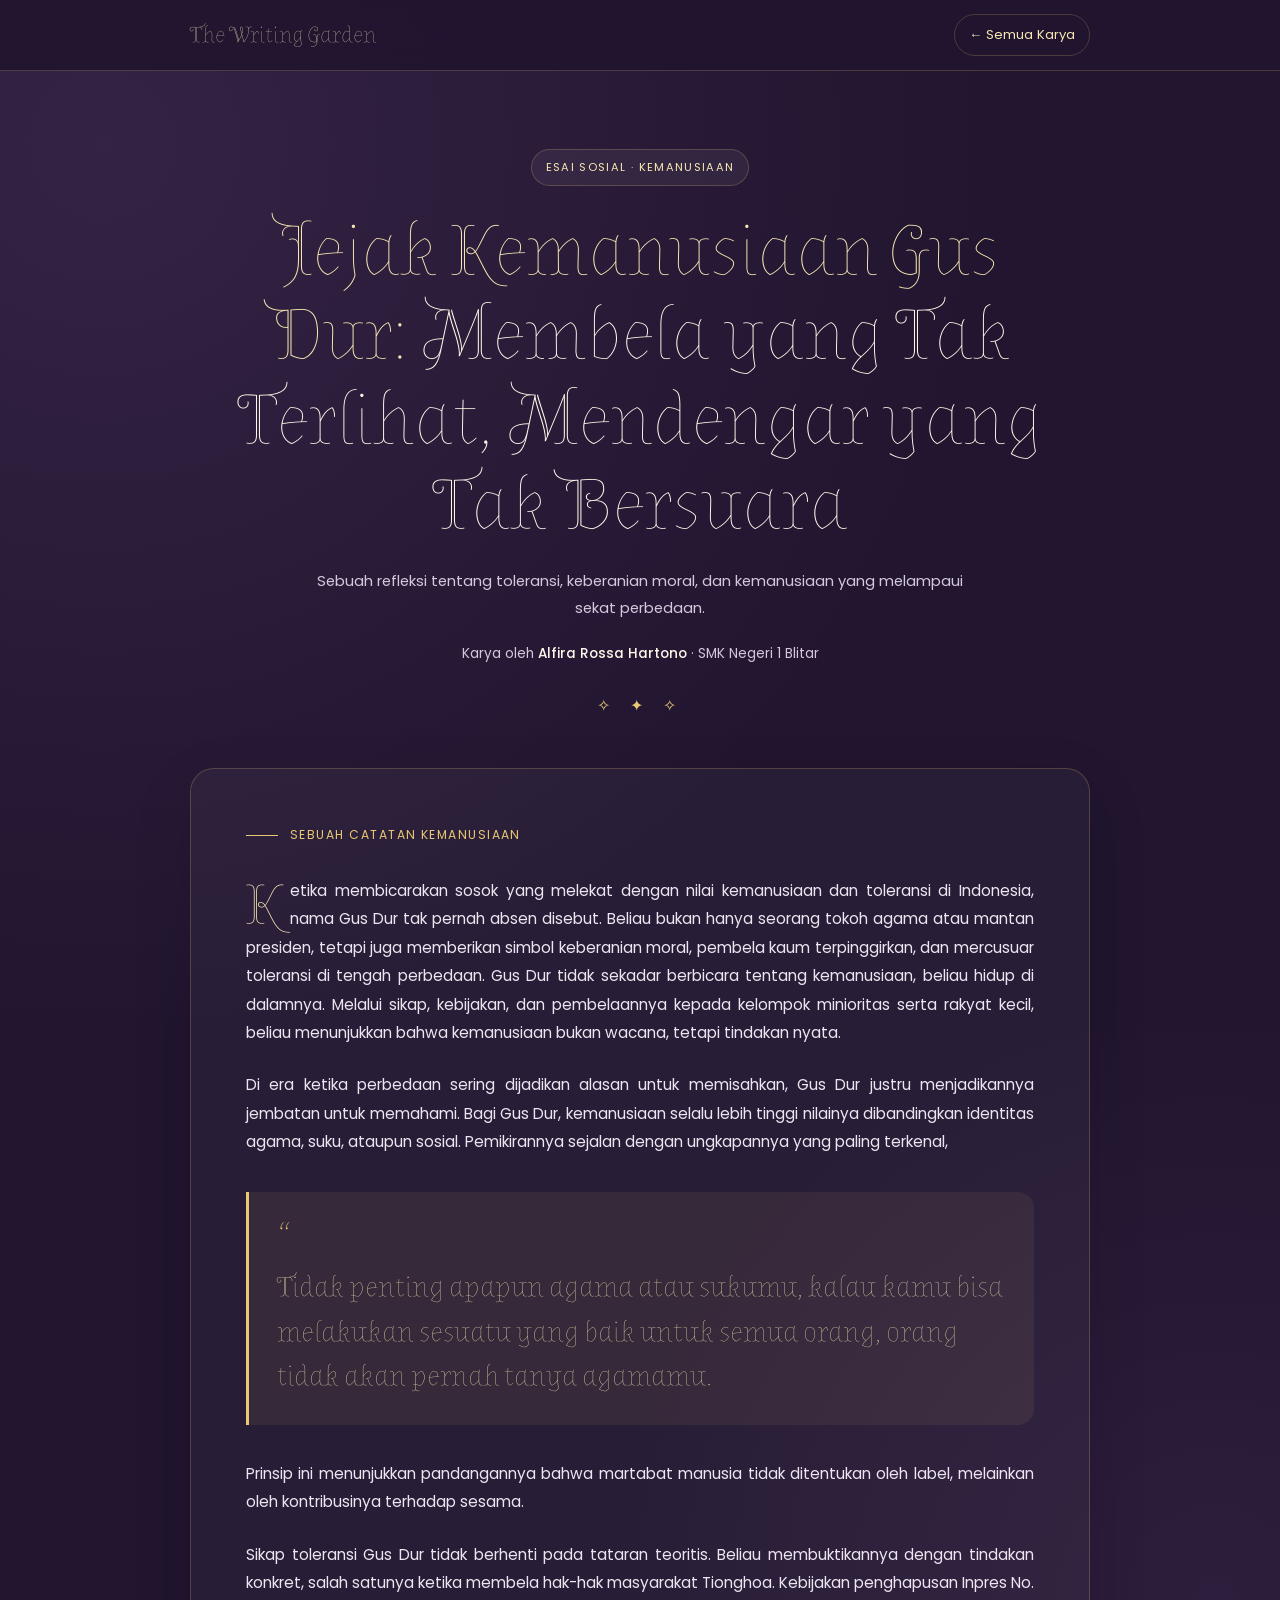
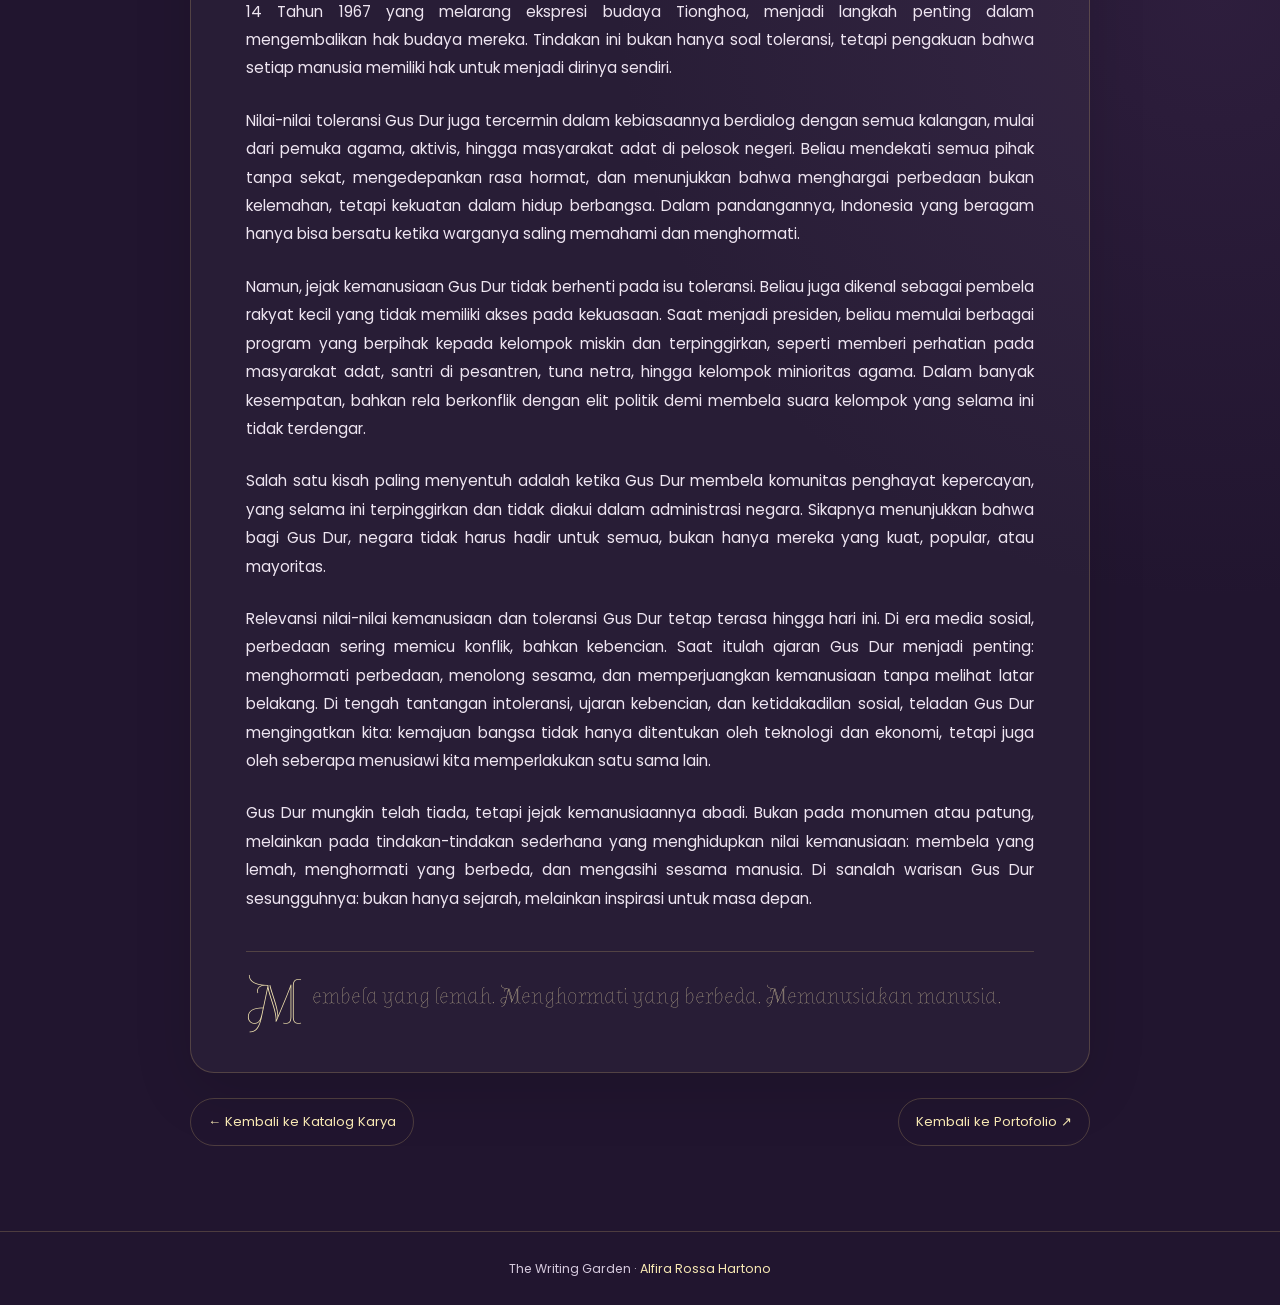
<file: jejak-gus-dur.html>
<!DOCTYPE html>
<html lang="id">
<head>
    <meta charset="UTF-8">
    <meta name="viewport" content="width=device-width, initial-scale=1.0">

    <meta
        name="description"
        content="Jejak Kemanusiaan Gus Dur: Membela yang Tak Terlihat, Mendengar yang Tak Bersuara — esai karya Alfira Rossa Hartono."
    >

    <title>Jejak Kemanusiaan Gus Dur | The Writing Garden</title>

    <link rel="stylesheet" href="jejak-gus-dur.css">
    <link rel="preconnect" href="https://fonts.googleapis.com">
    <link rel="preconnect" href="https://fonts.gstatic.com" crossorigin>

    <link
        href="https://fonts.googleapis.com/css2?family=Almendra+Display&family=Poppins:wght@300;400;500;600;700&display=swap"
        rel="stylesheet"
    >

    <style>
        :root {
            --purple-dark: #21152f;
            --purple-main: #39234c;
            --purple-light: #67467c;
            --gold: #e9c875;
            --gold-light: #f7e8b3;
            --cream: #fff8e9;
            --muted: #d4c8dc;
            --glass: rgba(255, 255, 255, 0.055);
            --glass-border: rgba(233, 200, 117, 0.22);
        }

        * {
            margin: 0;
            padding: 0;
            box-sizing: border-box;
        }

        html {
            scroll-behavior: smooth;
            scroll-padding-top: 100px;
        }

        body {
            min-height: 100vh;
            color: var(--cream);
            background:
                radial-gradient(
                    circle at 8% 5%,
                    rgba(103, 70, 124, 0.28),
                    transparent 30%
                ),
                radial-gradient(
                    circle at 95% 55%,
                    rgba(103, 70, 124, 0.18),
                    transparent 30%
                ),
                var(--purple-dark);
            font-family: "Poppins", sans-serif;
            line-height: 1.85;
        }

        a {
            color: var(--gold-light);
        }

        a:focus-visible {
            outline: 2px solid var(--gold);
            outline-offset: 4px;
        }

        .container {
            width: min(900px, 90%);
            margin-inline: auto;
        }

        /* NAVIGATION */
        .navbar {
            position: sticky;
            top: 0;
            z-index: 100;
            background: rgba(33, 21, 47, 0.9);
            backdrop-filter: blur(14px);
            border-bottom: 1px solid var(--glass-border);
        }

        .nav-inner {
            min-height: 70px;
            display: flex;
            justify-content: space-between;
            align-items: center;
            gap: 16px;
        }

        .brand {
            color: var(--gold-light);
            font-family: "Almendra Display", serif;
            font-size: 1.45rem;
            text-decoration: none;
        }

        .back-link {
            padding: 8px 14px;
            border: 1px solid var(--glass-border);
            border-radius: 999px;
            color: var(--gold-light);
            font-size: 0.82rem;
            text-decoration: none;
            transition: 0.25s ease;
        }

        .back-link:hover {
            color: var(--purple-dark);
            background: var(--gold);
        }

        /* HERO */
        .hero {
            position: relative;
            overflow: hidden;
            padding: 78px 0 48px;
            text-align: center;
        }

        .eyebrow {
            display: inline-block;
            padding: 7px 14px;
            border: 1px solid var(--glass-border);
            border-radius: 999px;
            color: var(--gold-light);
            background: var(--glass);
            font-size: 0.7rem;
            letter-spacing: 0.12em;
            text-transform: uppercase;
        }

        .hero h1 {
            max-width: 850px;
            margin: 24px auto 20px;
            color: var(--gold-light);
            font-family: "Almendra Display", serif;
            font-size: clamp(2.5rem, 6vw, 4.6rem);
            font-weight: 400;
            line-height: 1.15;
        }

        .hero h1 span {
            color: var(--cream);
        }

        .subtitle {
            max-width: 650px;
            margin: 0 auto;
            color: var(--muted);
            font-size: 0.92rem;
        }

        .byline {
            margin-top: 18px;
            color: var(--muted);
            font-size: 0.85rem;
        }

        .byline strong {
            color: var(--cream);
            font-weight: 500;
        }

        .ornament {
            margin-top: 25px;
            color: var(--gold);
            letter-spacing: 0.5em;
        }

        /* ARTICLE */
        .article-section {
            padding-bottom: 85px;
        }

        .article-card {
            padding: clamp(24px, 5vw, 55px);
            border: 1px solid var(--glass-border);
            border-radius: 24px;
            background: rgba(255, 255, 255, 0.035);
            box-shadow: 0 20px 60px rgba(0, 0, 0, 0.12);
        }

        .article-label {
            display: flex;
            align-items: center;
            gap: 12px;
            margin-bottom: 30px;
            color: var(--gold);
            font-size: 0.76rem;
            letter-spacing: 0.12em;
            text-transform: uppercase;
        }

        .article-label::before {
            content: "";
            width: 32px;
            height: 1px;
            background: var(--gold);
        }

        .article-card p {
            margin-bottom: 24px;
            color: #eee5f1;
            font-size: 0.96rem;
            text-align: justify;
            overflow-wrap: anywhere;
        }

        .article-card p:last-of-type {
            margin-bottom: 0;
        }

        .article-card p:first-of-type::first-letter {
            float: left;
            margin: 5px 10px 0 0;
            color: var(--gold-light);
            font-family: "Almendra Display", serif;
            font-size: 3.6rem;
            line-height: 0.85;
        }

        .featured-quote {
            margin: 35px 0;
            padding: 25px 28px;
            border-left: 3px solid var(--gold);
            border-radius: 0 16px 16px 0;
            background: rgba(233, 200, 117, 0.07);
        }

        .featured-quote .quote-mark {
            display: block;
            margin-bottom: 8px;
            color: var(--gold);
            font-family: "Almendra Display", serif;
            font-size: 2.6rem;
            line-height: 1;
        }

        .featured-quote blockquote {
            color: var(--gold-light);
            font-family: "Almendra Display", serif;
            font-size: clamp(1.35rem, 3vw, 1.8rem);
            line-height: 1.55;
        }

        .closing-note {
            margin-top: 38px;
            padding-top: 25px;
            border-top: 1px solid var(--glass-border);
        }

        .closing-note p {
            margin-bottom: 0;
            color: var(--gold-light);
            font-family: "Almendra Display", serif;
            font-size: 1.35rem;
            text-align: left;
        }

        /* NAVIGATION BOTTOM */
        .bottom-nav {
            display: flex;
            flex-wrap: wrap;
            justify-content: space-between;
            gap: 12px;
            margin-top: 25px;
        }

        .bottom-nav a {
            display: inline-flex;
            align-items: center;
            justify-content: center;
            padding: 11px 17px;
            border: 1px solid var(--glass-border);
            border-radius: 999px;
            color: var(--gold-light);
            font-size: 0.82rem;
            text-decoration: none;
            transition: 0.25s ease;
        }

        .bottom-nav a:hover {
            color: var(--purple-dark);
            background: var(--gold);
        }

        /* FOOTER */
        .footer {
            padding: 25px 0;
            border-top: 1px solid var(--glass-border);
            text-align: center;
        }

        .footer p {
            color: var(--muted);
            font-size: 0.78rem;
        }

        .footer span {
            color: var(--gold-light);
        }

        /* RESPONSIVE */
        @media (max-width: 600px) {
            .nav-inner {
                min-height: 65px;
                gap: 10px;
            }

            .brand {
                font-size: 1.15rem;
            }

            .back-link {
                padding: 7px 10px;
                font-size: 0.72rem;
            }

            .hero {
                padding: 55px 0 35px;
            }

            .hero h1 {
                font-size: clamp(2.2rem, 10vw, 3.3rem);
            }

            .subtitle {
                font-size: 0.85rem;
            }

            .article-card {
                border-radius: 17px;
            }

            .article-card p {
                font-size: 0.88rem;
                line-height: 1.9;
            }

            .featured-quote {
                padding: 20px;
            }

            .bottom-nav {
                flex-direction: column;
            }

            .bottom-nav a {
                width: 100%;
                text-align: center;
            }
        }

        @media (prefers-reduced-motion: reduce) {
            html {
                scroll-behavior: auto;
            }

            *,
            *::before,
            *::after {
                transition-duration: 0.01ms !important;
            }
        }
    </style>
</head>

<body>

    <!-- NAVIGATION -->
    <header class="navbar">
        <div class="container nav-inner">
            <a class="brand" href="karya.html">
                The Writing Garden
            </a>

            <a class="back-link" href="karya.html">
                ← Semua Karya
            </a>
        </div>
    </header>

    <main>

        <!-- HERO -->
        <header class="hero">
            <div class="container">
                <span class="eyebrow">
                    Esai Sosial · Kemanusiaan
                </span>

                <h1>
                    Jejak Kemanusiaan Gus Dur:
                    <span>Membela yang Tak Terlihat, Mendengar yang Tak Bersuara</span>
                </h1>

                <p class="subtitle">
                    Sebuah refleksi tentang toleransi, keberanian moral,
                    dan kemanusiaan yang melampaui sekat perbedaan.
                </p>

                <p class="byline">
                    Karya oleh <strong>Alfira Rossa Hartono</strong>
                    · SMK Negeri 1 Blitar
                </p>

                <div class="ornament" aria-hidden="true">
                    ✧ ✦ ✧
                </div>
            </div>
        </header>

        <!-- ISI ESAI -->
        <section
            class="article-section container"
            aria-label="Isi esai Jejak Kemanusiaan Gus Dur"
        >
            <article class="article-card">

                <div class="article-label">
                    Sebuah Catatan Kemanusiaan
                </div>

                <p>
                    Ketika membicarakan sosok yang melekat dengan nilai
                    kemanusiaan dan toleransi di Indonesia, nama Gus Dur
                    tak pernah absen disebut. Beliau bukan hanya seorang
                    tokoh agama atau mantan presiden, tetapi juga memberikan
                    simbol keberanian moral, pembela kaum terpinggirkan,
                    dan mercusuar toleransi di tengah perbedaan. Gus Dur
                    tidak sekadar berbicara tentang kemanusiaan, beliau
                    hidup di dalamnya. Melalui sikap, kebijakan, dan
                    pembelaannya kepada kelompok minioritas serta rakyat
                    kecil, beliau menunjukkan bahwa kemanusiaan bukan
                    wacana, tetapi tindakan nyata.
                </p>

                <p>
                    Di era ketika perbedaan sering dijadikan alasan untuk
                    memisahkan, Gus Dur justru menjadikannya jembatan
                    untuk memahami. Bagi Gus Dur, kemanusiaan selalu lebih
                    tinggi nilainya dibandingkan identitas agama, suku,
                    ataupun sosial. Pemikirannya sejalan dengan ungkapannya
                    yang paling terkenal,
                </p>

                <figure class="featured-quote">
                    <span class="quote-mark" aria-hidden="true">“</span>
                    <blockquote>
                        Tidak penting apapun agama atau sukumu, kalau kamu
                        bisa melakukan sesuatu yang baik untuk semua orang,
                        orang tidak akan pernah tanya agamamu.
                    </blockquote>
                </figure>

                <p>
                    Prinsip ini menunjukkan pandangannya bahwa martabat
                    manusia tidak ditentukan oleh label, melainkan oleh
                    kontribusinya terhadap sesama.
                </p>

                <p>
                    Sikap toleransi Gus Dur tidak berhenti pada tataran
                    teoritis. Beliau membuktikannya dengan tindakan
                    konkret, salah satunya ketika membela hak-hak
                    masyarakat Tionghoa. Kebijakan penghapusan Inpres
                    No. 14 Tahun 1967 yang melarang ekspresi budaya Tionghoa,
                    menjadi langkah penting dalam mengembalikan hak budaya
                    mereka. Tindakan ini bukan hanya soal toleransi, tetapi
                    pengakuan bahwa setiap manusia memiliki hak untuk
                    menjadi dirinya sendiri.
                </p>

                <p>
                    Nilai-nilai toleransi Gus Dur juga tercermin dalam
                    kebiasaannya berdialog dengan semua kalangan, mulai
                    dari pemuka agama, aktivis, hingga masyarakat adat
                    di pelosok negeri. Beliau mendekati semua pihak tanpa
                    sekat, mengedepankan rasa hormat, dan menunjukkan
                    bahwa menghargai perbedaan bukan kelemahan, tetapi
                    kekuatan dalam hidup berbangsa. Dalam pandangannya,
                    Indonesia yang beragam hanya bisa bersatu ketika
                    warganya saling memahami dan menghormati.
                </p>

                <p>
                    Namun, jejak kemanusiaan Gus Dur tidak berhenti pada
                    isu toleransi. Beliau juga dikenal sebagai pembela
                    rakyat kecil yang tidak memiliki akses pada kekuasaan.
                    Saat menjadi presiden, beliau memulai berbagai program
                    yang berpihak kepada kelompok miskin dan terpinggirkan,
                    seperti memberi perhatian pada masyarakat adat, santri
                    di pesantren, tuna netra, hingga kelompok minioritas
                    agama. Dalam banyak kesempatan, bahkan rela berkonflik
                    dengan elit politik demi membela suara kelompok yang
                    selama ini tidak terdengar.
                </p>

                <p>
                    Salah satu kisah paling menyentuh adalah ketika Gus Dur
                    membela komunitas penghayat kepercayan, yang selama ini
                    terpinggirkan dan tidak diakui dalam administrasi negara.
                    Sikapnya menunjukkan bahwa bagi Gus Dur, negara tidak
                    harus hadir untuk semua, bukan hanya mereka yang kuat,
                    popular, atau mayoritas.
                </p>

                <p>
                    Relevansi nilai-nilai kemanusiaan dan toleransi Gus Dur
                    tetap terasa hingga hari ini. Di era media sosial,
                    perbedaan sering memicu konflik, bahkan kebencian.
                    Saat itulah ajaran Gus Dur menjadi penting: menghormati
                    perbedaan, menolong sesama, dan memperjuangkan
                    kemanusiaan tanpa melihat latar belakang. Di tengah
                    tantangan intoleransi, ujaran kebencian, dan
                    ketidakadilan sosial, teladan Gus Dur mengingatkan kita:
                    kemajuan bangsa tidak hanya ditentukan oleh teknologi
                    dan ekonomi, tetapi juga oleh seberapa menusiawi kita
                    memperlakukan satu sama lain.
                </p>

                <p>
                    Gus Dur mungkin telah tiada, tetapi jejak kemanusiaannya
                    abadi. Bukan pada monumen atau patung, melainkan pada
                    tindakan-tindakan sederhana yang menghidupkan nilai
                    kemanusiaan: membela yang lemah, menghormati yang
                    berbeda, dan mengasihi sesama manusia. Di sanalah
                    warisan Gus Dur sesungguhnya: bukan hanya sejarah,
                    melainkan inspirasi untuk masa depan.
                </p>

                <div class="closing-note">
                    <p>
                        Membela yang lemah. Menghormati yang berbeda.
                        Memanusiakan manusia.
                    </p>
                </div>

            </article>

            <!-- TOMBOL KEMBALI -->
            <nav class="bottom-nav" aria-label="Navigasi halaman">
                <a href="karya.html">
                    ← Kembali ke Katalog Karya
                </a>

                <a href="index.html#works">
                    Kembali ke Portofolio ↗
                </a>
            </nav>
        </section>
    </main>

    <!-- FOOTER -->
    <footer class="footer">
        <div class="container">
            <p>
                The Writing Garden ·
                <span>Alfira Rossa Hartono</span>
            </p>
        </div>
    </footer>

</body>
</html>
</file>
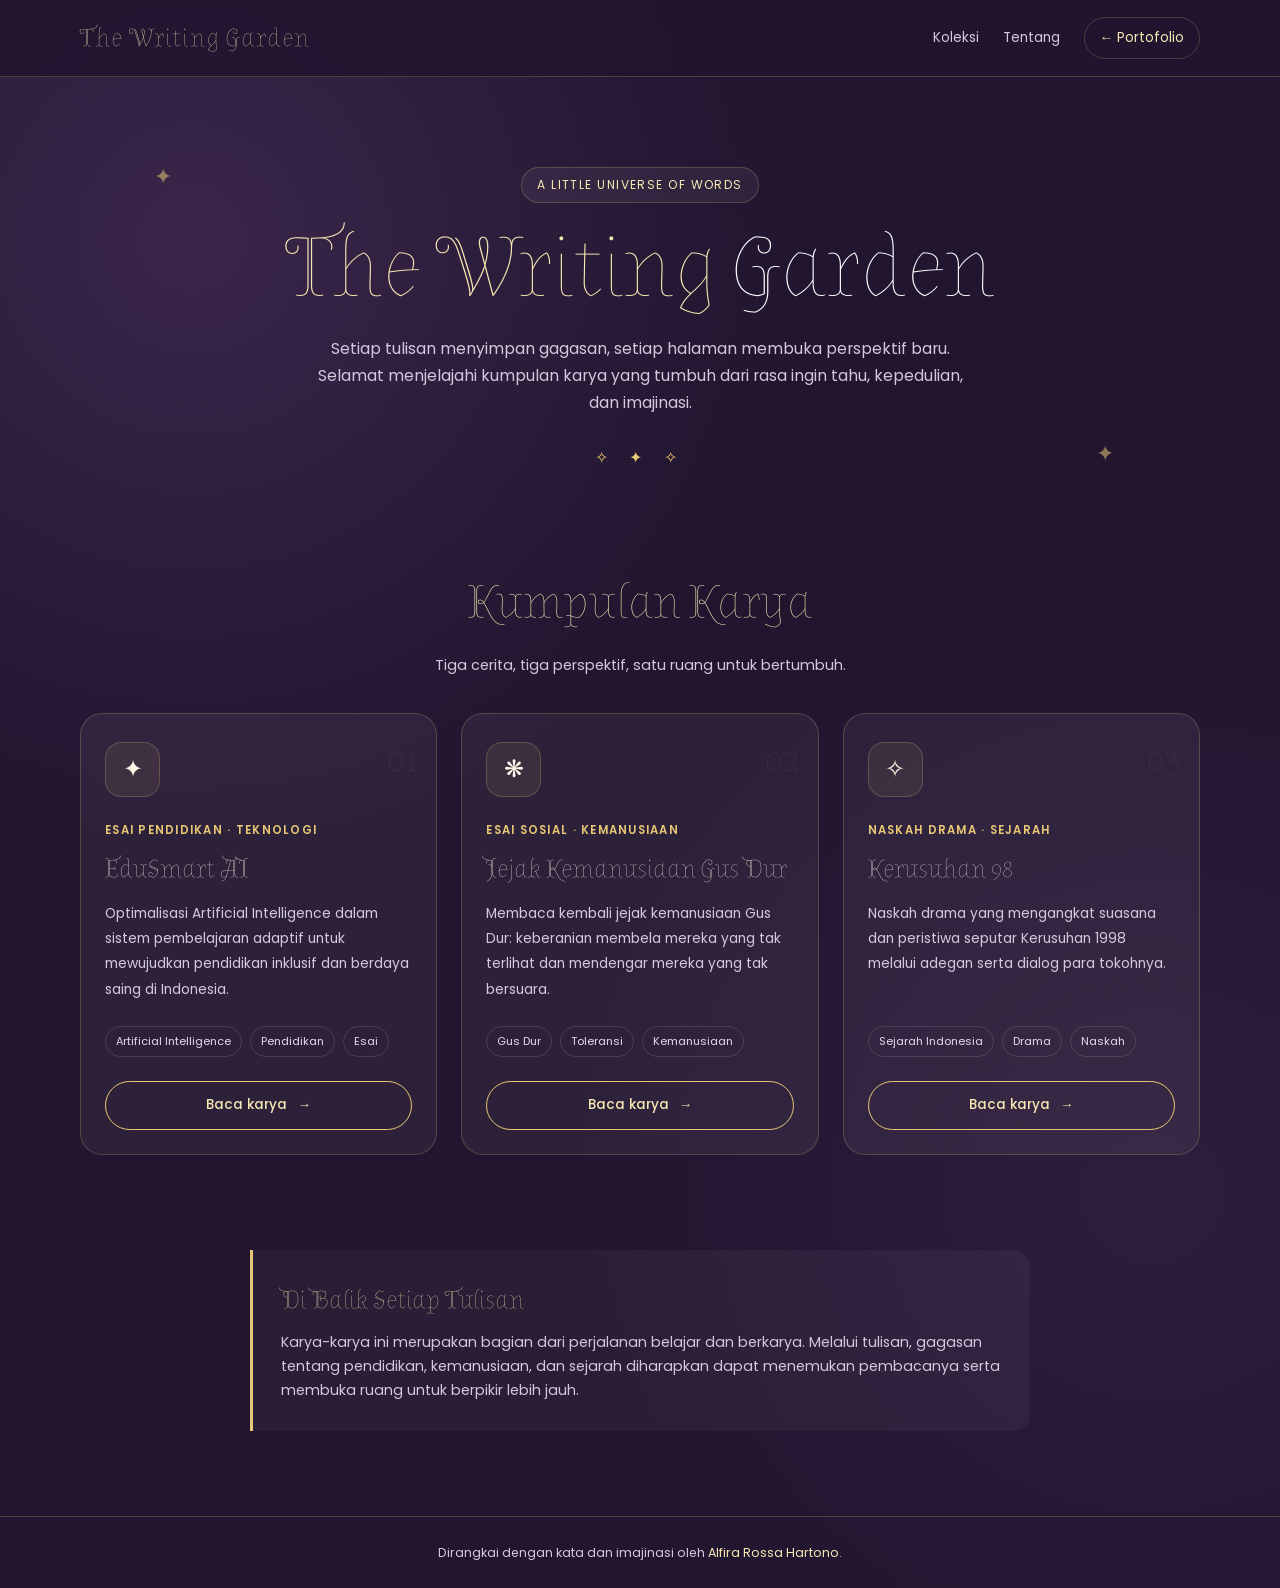
<file: karya.html>
<!DOCTYPE html>
<html lang="id">
<head>
    <meta charset="UTF-8">
    <meta name="viewport" content="width=device-width, initial-scale=1.0">

    <meta
        name="description"
        content="Kumpulan karya tulis Alfira Rossa Hartono, mulai dari esai pendidikan, tulisan kemanusiaan, hingga naskah drama sejarah."
    >

    <title>The Writing Garden | Alfira Rossa Hartono</title>

    <link rel="stylesheet" href="style2.css">
    <link rel="preconnect" href="https://fonts.googleapis.com">
    <link rel="preconnect" href="https://fonts.gstatic.com" crossorigin>

    <link
        href="https://fonts.googleapis.com/css2?family=Almendra+Display&family=Poppins:wght@300;400;500;600;700&display=swap"
        rel="stylesheet"
    >

    <style>
        :root {
            --purple-dark: #21152f;
            --purple-main: #39234c;
            --purple-light: #67467c;
            --gold: #e9c875;
            --gold-light: #f7e8b3;
            --cream: #fff8e9;
            --muted: #d4c8dc;
            --glass: rgba(255, 255, 255, 0.055);
            --glass-border: rgba(233, 200, 117, 0.22);
        }

        * {
            margin: 0;
            padding: 0;
            box-sizing: border-box;
        }

        html {
            scroll-behavior: smooth;
        }

        body {
            min-height: 100vh;
            font-family: "Poppins", sans-serif;
            color: var(--cream);
            background:
                radial-gradient(
                    circle at 15% 15%,
                    rgba(103, 70, 124, 0.35),
                    transparent 35%
                ),
                radial-gradient(
                    circle at 90% 75%,
                    rgba(100, 63, 116, 0.2),
                    transparent 35%
                ),
                var(--purple-dark);
            line-height: 1.7;
        }

        a {
            color: inherit;
            text-decoration: none;
        }

        button,
        a {
            -webkit-tap-highlight-color: transparent;
        }

        button:focus-visible,
        a:focus-visible {
            outline: 2px solid var(--gold-light);
            outline-offset: 4px;
        }

        .container {
            width: min(1120px, 90%);
            margin-inline: auto;
        }

        /* NAVIGATION */
        .navbar {
            position: sticky;
            top: 0;
            z-index: 100;
            background: rgba(33, 21, 47, 0.88);
            border-bottom: 1px solid var(--glass-border);
            backdrop-filter: blur(16px);
        }

        .nav-inner {
            min-height: 76px;
            display: flex;
            align-items: center;
            justify-content: space-between;
            gap: 20px;
        }

        .brand {
            font-family: "Almendra Display", serif;
            font-size: 1.65rem;
            color: var(--gold-light);
            letter-spacing: 0.04em;
        }

        .nav-links {
            display: flex;
            align-items: center;
            gap: 24px;
        }

        .nav-links a {
            color: var(--muted);
            font-size: 0.84rem;
            transition: color 0.25s ease;
        }

        .nav-links a:hover {
            color: var(--gold-light);
        }

        .nav-links .back-link {
            padding: 9px 15px;
            border: 1px solid var(--glass-border);
            border-radius: 999px;
            color: var(--gold-light);
        }

        /* HERO */
        .hero {
            position: relative;
            overflow: hidden;
            padding: 90px 0 65px;
            text-align: center;
        }

        .hero::before,
        .hero::after {
            content: "✦";
            position: absolute;
            color: var(--gold);
            opacity: 0.55;
            font-size: 1.4rem;
            animation: twinkle 3s ease-in-out infinite alternate;
        }

        .hero::before {
            top: 80px;
            left: 12%;
        }

        .hero::after {
            right: 13%;
            bottom: 65px;
            animation-delay: 1s;
        }

        .eyebrow {
            display: inline-block;
            margin-bottom: 18px;
            padding: 7px 15px;
            border: 1px solid var(--glass-border);
            border-radius: 999px;
            color: var(--gold-light);
            background: var(--glass);
            font-size: 0.75rem;
            letter-spacing: 0.12em;
            text-transform: uppercase;
        }

        .hero h1 {
            max-width: 850px;
            margin: 0 auto 20px;
            font-family: "Almendra Display", serif;
            font-size: clamp(2.8rem, 7vw, 5.5rem);
            font-weight: 400;
            line-height: 1.08;
            color: var(--gold-light);
        }

        .hero h1 span {
            color: #ffffff;
        }

        .hero p {
            max-width: 650px;
            margin: 0 auto;
            color: var(--muted);
            font-size: 0.98rem;
        }

        .hero-decoration {
            margin-top: 28px;
            color: var(--gold);
            letter-spacing: 0.55em;
        }

        /* COLLECTION */
        .collection {
            padding: 25px 0 95px;
        }

        .section-heading {
            margin-bottom: 35px;
            text-align: center;
        }

        .section-heading h2 {
            margin-bottom: 10px;
            font-family: "Almendra Display", serif;
            font-size: clamp(2rem, 5vw, 3rem);
            font-weight: 400;
            color: var(--gold-light);
        }

        .section-heading p {
            color: var(--muted);
            font-size: 0.9rem;
        }

        .works-grid {
            display: grid;
            grid-template-columns: repeat(3, minmax(0, 1fr));
            gap: 24px;
            align-items: stretch;
        }

        .work-card {
            position: relative;
            display: flex;
            flex-direction: column;
            min-width: 0;
            padding: 28px 24px 24px;
            overflow: hidden;
            background: var(--glass);
            border: 1px solid var(--glass-border);
            border-radius: 22px;
            transition:
                transform 0.3s ease,
                border-color 0.3s ease,
                background 0.3s ease;
        }

        .work-card:hover {
            transform: translateY(-7px);
            border-color: rgba(233, 200, 117, 0.6);
            background: rgba(255, 255, 255, 0.085);
        }

        .work-number {
            position: absolute;
            top: 13px;
            right: 19px;
            font-family: "Almendra Display", serif;
            font-size: 2.4rem;
            color: rgba(233, 200, 117, 0.15);
        }

        .work-icon {
            display: grid;
            place-items: center;
            width: 55px;
            height: 55px;
            margin-bottom: 24px;
            border: 1px solid var(--glass-border);
            border-radius: 16px;
            background: rgba(233, 200, 117, 0.08);
            font-size: 1.5rem;
        }

        .work-category {
            margin-bottom: 12px;
            color: var(--gold);
            font-size: 0.72rem;
            font-weight: 600;
            letter-spacing: 0.11em;
            text-transform: uppercase;
        }

        .work-card h3 {
            margin-bottom: 14px;
            color: var(--cream);
            font-family: "Almendra Display", serif;
            font-size: 1.65rem;
            font-weight: 400;
            line-height: 1.3;
        }

        .work-card p {
            margin-bottom: 24px;
            color: var(--muted);
            font-size: 0.86rem;
            line-height: 1.85;
        }

        .work-meta {
            display: flex;
            flex-wrap: wrap;
            gap: 8px;
            margin-top: auto;
            margin-bottom: 24px;
        }

        .work-tag {
            padding: 5px 10px;
            border: 1px solid rgba(255, 248, 233, 0.13);
            border-radius: 999px;
            color: #e4d9e9;
            font-size: 0.69rem;
        }

        .work-link {
            display: inline-flex;
            align-items: center;
            justify-content: center;
            gap: 10px;
            width: 100%;
            padding: 12px 17px;
            border: 1px solid var(--gold);
            border-radius: 999px;
            color: var(--gold-light);
            font-size: 0.84rem;
            font-weight: 500;
            transition:
                color 0.25s ease,
                background 0.25s ease,
                transform 0.25s ease;
        }

        .work-link:hover {
            color: var(--purple-dark);
            background: var(--gold);
        }

        .work-link span {
            transition: transform 0.25s ease;
        }

        .work-link:hover span {
            transform: translateX(4px);
        }

        /* NOTE */
        .author-note {
            max-width: 780px;
            margin: 0 auto 85px;
            padding: 28px;
            border-left: 3px solid var(--gold);
            border-radius: 0 16px 16px 0;
            background: rgba(255, 255, 255, 0.04);
        }

        .author-note h2 {
            margin-bottom: 8px;
            font-family: "Almendra Display", serif;
            font-size: 1.65rem;
            font-weight: 400;
            color: var(--gold-light);
        }

        .author-note p {
            color: var(--muted);
            font-size: 0.88rem;
        }

        /* FOOTER */
        .footer {
            padding: 25px 0;
            border-top: 1px solid var(--glass-border);
            text-align: center;
        }

        .footer p {
            color: var(--muted);
            font-size: 0.78rem;
        }

        .footer span {
            color: var(--gold-light);
        }

        /* ANIMATION */
        @keyframes twinkle {
            from {
                opacity: 0.25;
                transform: scale(0.85);
            }

            to {
                opacity: 0.85;
                transform: scale(1.15);
            }
        }

        /* TABLET */
        @media (max-width: 900px) {
            .works-grid {
                grid-template-columns: repeat(2, minmax(0, 1fr));
            }

            .work-card:last-child {
                grid-column: 1 / -1;
            }
        }

        /* MOBILE */
        @media (max-width: 600px) {
            .nav-inner {
                min-height: 68px;
                flex-wrap: wrap;
                padding: 13px 0;
            }

            .brand {
                font-size: 1.4rem;
            }

            .nav-links {
                gap: 12px;
            }

            .nav-links a {
                font-size: 0.75rem;
            }

            .nav-links .back-link {
                padding: 7px 11px;
            }

            .hero {
                padding: 68px 0 48px;
            }

            .hero p {
                font-size: 0.88rem;
            }

            .collection {
                padding-bottom: 60px;
            }

            .works-grid {
                grid-template-columns: 1fr;
                gap: 18px;
            }

            .work-card:last-child {
                grid-column: auto;
            }

            .work-card {
                padding: 25px 22px 22px;
            }

            .author-note {
                margin-bottom: 60px;
                padding: 22px;
            }
        }

        @media (prefers-reduced-motion: reduce) {
            *,
            *::before,
            *::after {
                scroll-behavior: auto !important;
                animation-duration: 0.01ms !important;
                animation-iteration-count: 1 !important;
                transition-duration: 0.01ms !important;
            }
        }
    </style>
</head>

<body>
    <header class="navbar">
        <div class="container nav-inner">
            <a class="brand" href="index.html#works" aria-label="Kembali ke portofolio">
                The Writing Garden
            </a>

            <nav class="nav-links" aria-label="Navigasi utama">
                <a href="#collection">Koleksi</a>
                <a href="#about">Tentang</a>
                <a class="back-link" href="index.html#works">
                    ← Portofolio
                </a>
            </nav>
        </div>
    </header>

    <main>
        <section class="hero" aria-labelledby="hero-title">
            <div class="container">
                <span class="eyebrow">A little universe of words</span>

                <h1 id="hero-title">
                    The Writing <span>Garden</span>
                </h1>

                <p>
                    Setiap tulisan menyimpan gagasan, setiap halaman
                    membuka perspektif baru. Selamat menjelajahi
                    kumpulan karya yang tumbuh dari rasa ingin tahu,
                    kepedulian, dan imajinasi.
                </p>

                <div class="hero-decoration" aria-hidden="true">
                    ✧ ✦ ✧
                </div>
            </div>
        </section>

        <section
            class="collection container"
            id="collection"
            aria-labelledby="collection-title"
        >
            <div class="section-heading">
                <h2 id="collection-title">Kumpulan Karya</h2>
                <p>Tiga cerita, tiga perspektif, satu ruang untuk bertumbuh.</p>
            </div>

            <div class="works-grid">
                <!-- KARYA 1 -->
                <article class="work-card">
                    <span class="work-number" aria-hidden="true">01</span>

                    <div class="work-icon" aria-hidden="true">✦</div>

                    <span class="work-category">Esai Pendidikan · Teknologi</span>

                    <h3>EduSmart AI</h3>

                    <p>
                        Optimalisasi Artificial Intelligence dalam sistem
                        pembelajaran adaptif untuk mewujudkan pendidikan
                        inklusif dan berdaya saing di Indonesia.
                    </p>

                    <div class="work-meta">
                        <span class="work-tag">Artificial Intelligence</span>
                        <span class="work-tag">Pendidikan</span>
                        <span class="work-tag">Esai</span>
                    </div>

                    <a class="work-link" href="edusmart-ai.html">
                        Baca karya <span aria-hidden="true">→</span>
                    </a>
                </article>

                <!-- KARYA 2 -->
                <article class="work-card">
                    <span class="work-number" aria-hidden="true">02</span>

                    <div class="work-icon" aria-hidden="true">❋</div>

                    <span class="work-category">Esai Sosial · Kemanusiaan</span>

                    <h3>Jejak Kemanusiaan Gus Dur</h3>

                    <p>
                        Membaca kembali jejak kemanusiaan Gus Dur:
                        keberanian membela mereka yang tak terlihat dan
                        mendengar mereka yang tak bersuara.
                    </p>

                    <div class="work-meta">
                        <span class="work-tag">Gus Dur</span>
                        <span class="work-tag">Toleransi</span>
                        <span class="work-tag">Kemanusiaan</span>
                    </div>

                    <a class="work-link" href="jejak-gus-dur.html">
                        Baca karya <span aria-hidden="true">→</span>
                    </a>
                </article>

                <!-- KARYA 3 -->
                <article class="work-card">
                    <span class="work-number" aria-hidden="true">03</span>

                    <div class="work-icon" aria-hidden="true">✧</div>

                    <span class="work-category">Naskah Drama · Sejarah</span>

                    <h3>Kerusuhan 98</h3>

                    <p>
                        Naskah drama yang mengangkat suasana dan peristiwa
                        seputar Kerusuhan 1998 melalui adegan serta dialog
                        para tokohnya.
                    </p>

                    <div class="work-meta">
                        <span class="work-tag">Sejarah Indonesia</span>
                        <span class="work-tag">Drama</span>
                        <span class="work-tag">Naskah</span>
                    </div>

                    <a class="work-link" href="kerusuhan-98.html">
                        Baca karya <span aria-hidden="true">→</span>
                    </a>
                </article>
            </div>
        </section>

        <section
            class="author-note container"
            id="about"
            aria-labelledby="author-note-title"
        >
            <h2 id="author-note-title">Di Balik Setiap Tulisan</h2>

            <p>
                Karya-karya ini merupakan bagian dari perjalanan belajar
                dan berkarya. Melalui tulisan, gagasan tentang pendidikan,
                kemanusiaan, dan sejarah diharapkan dapat menemukan
                pembacanya serta membuka ruang untuk berpikir lebih jauh.
            </p>
        </section>
    </main>

    <footer class="footer">
        <div class="container">
            <p>
                Dirangkai dengan kata dan imajinasi oleh
                <span>Alfira Rossa Hartono</span>.
            </p>
        </div>
    </footer>
</body>
</html>
</file>
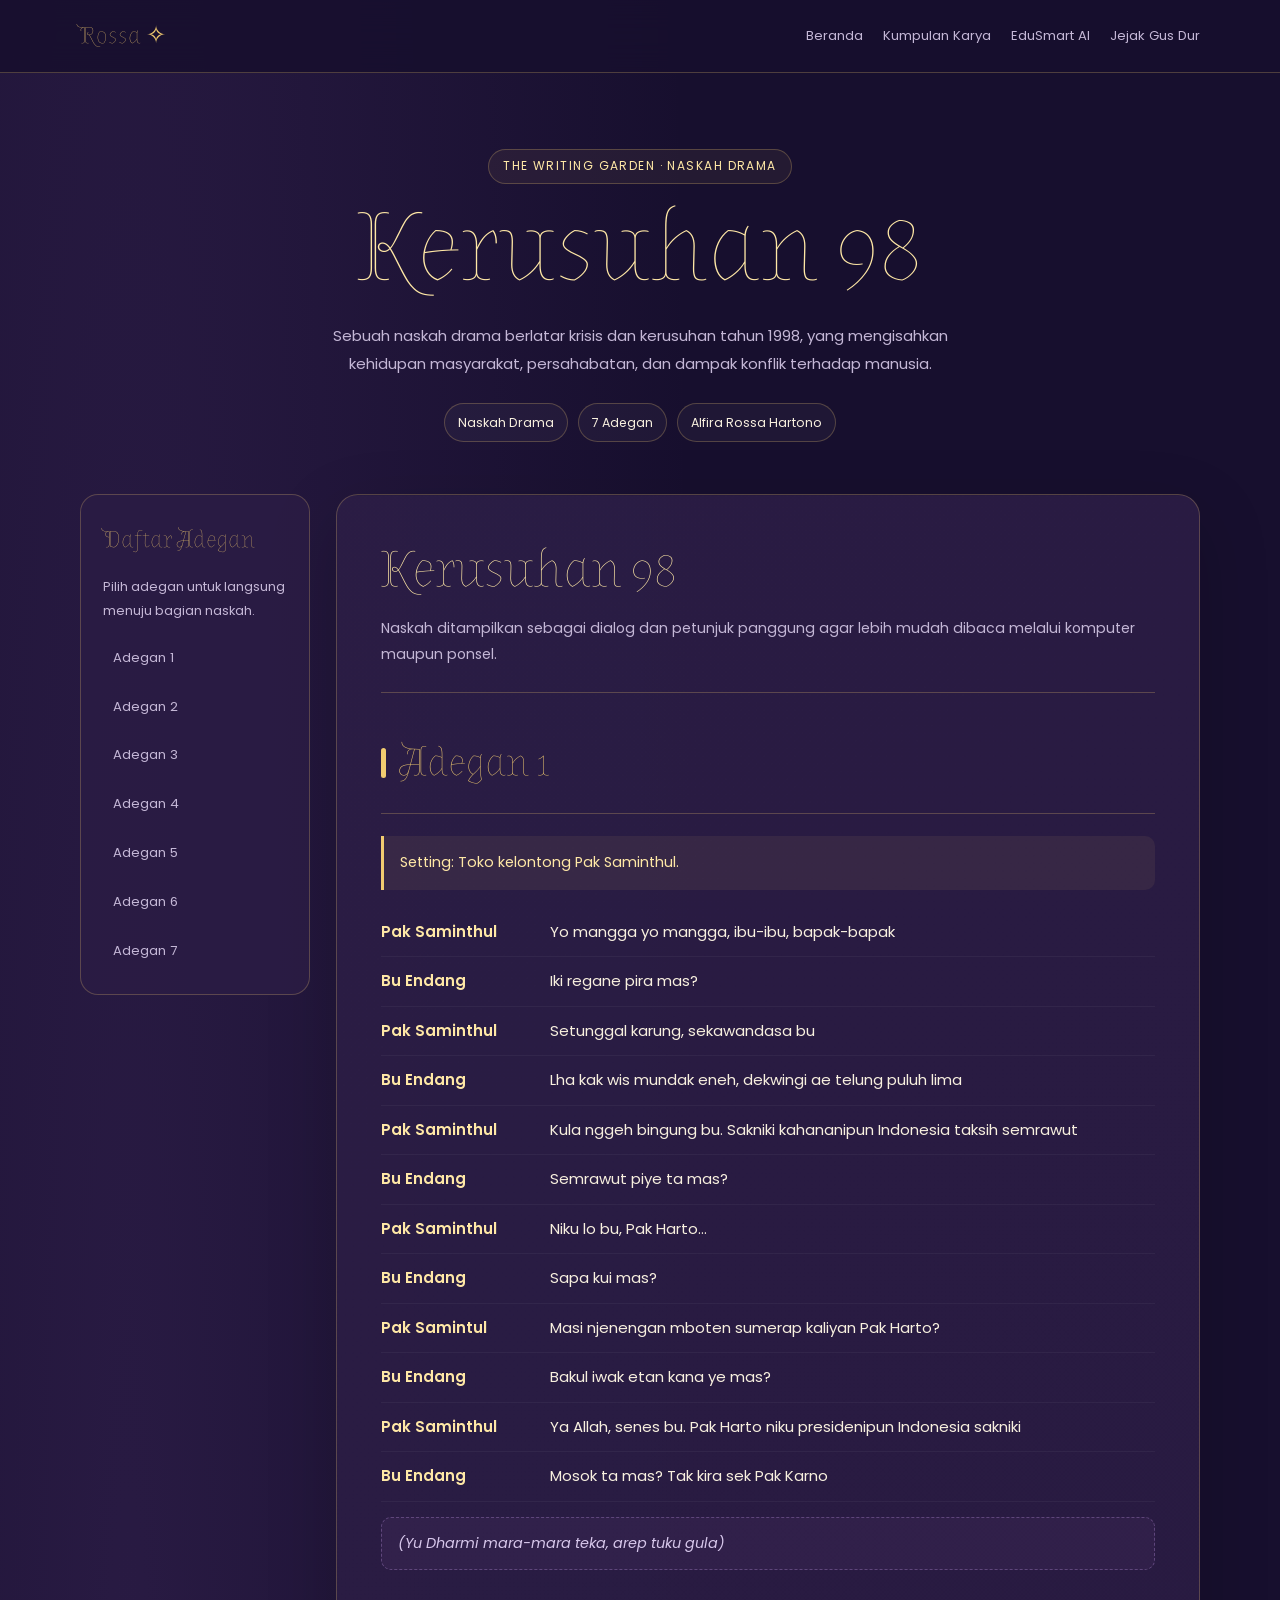
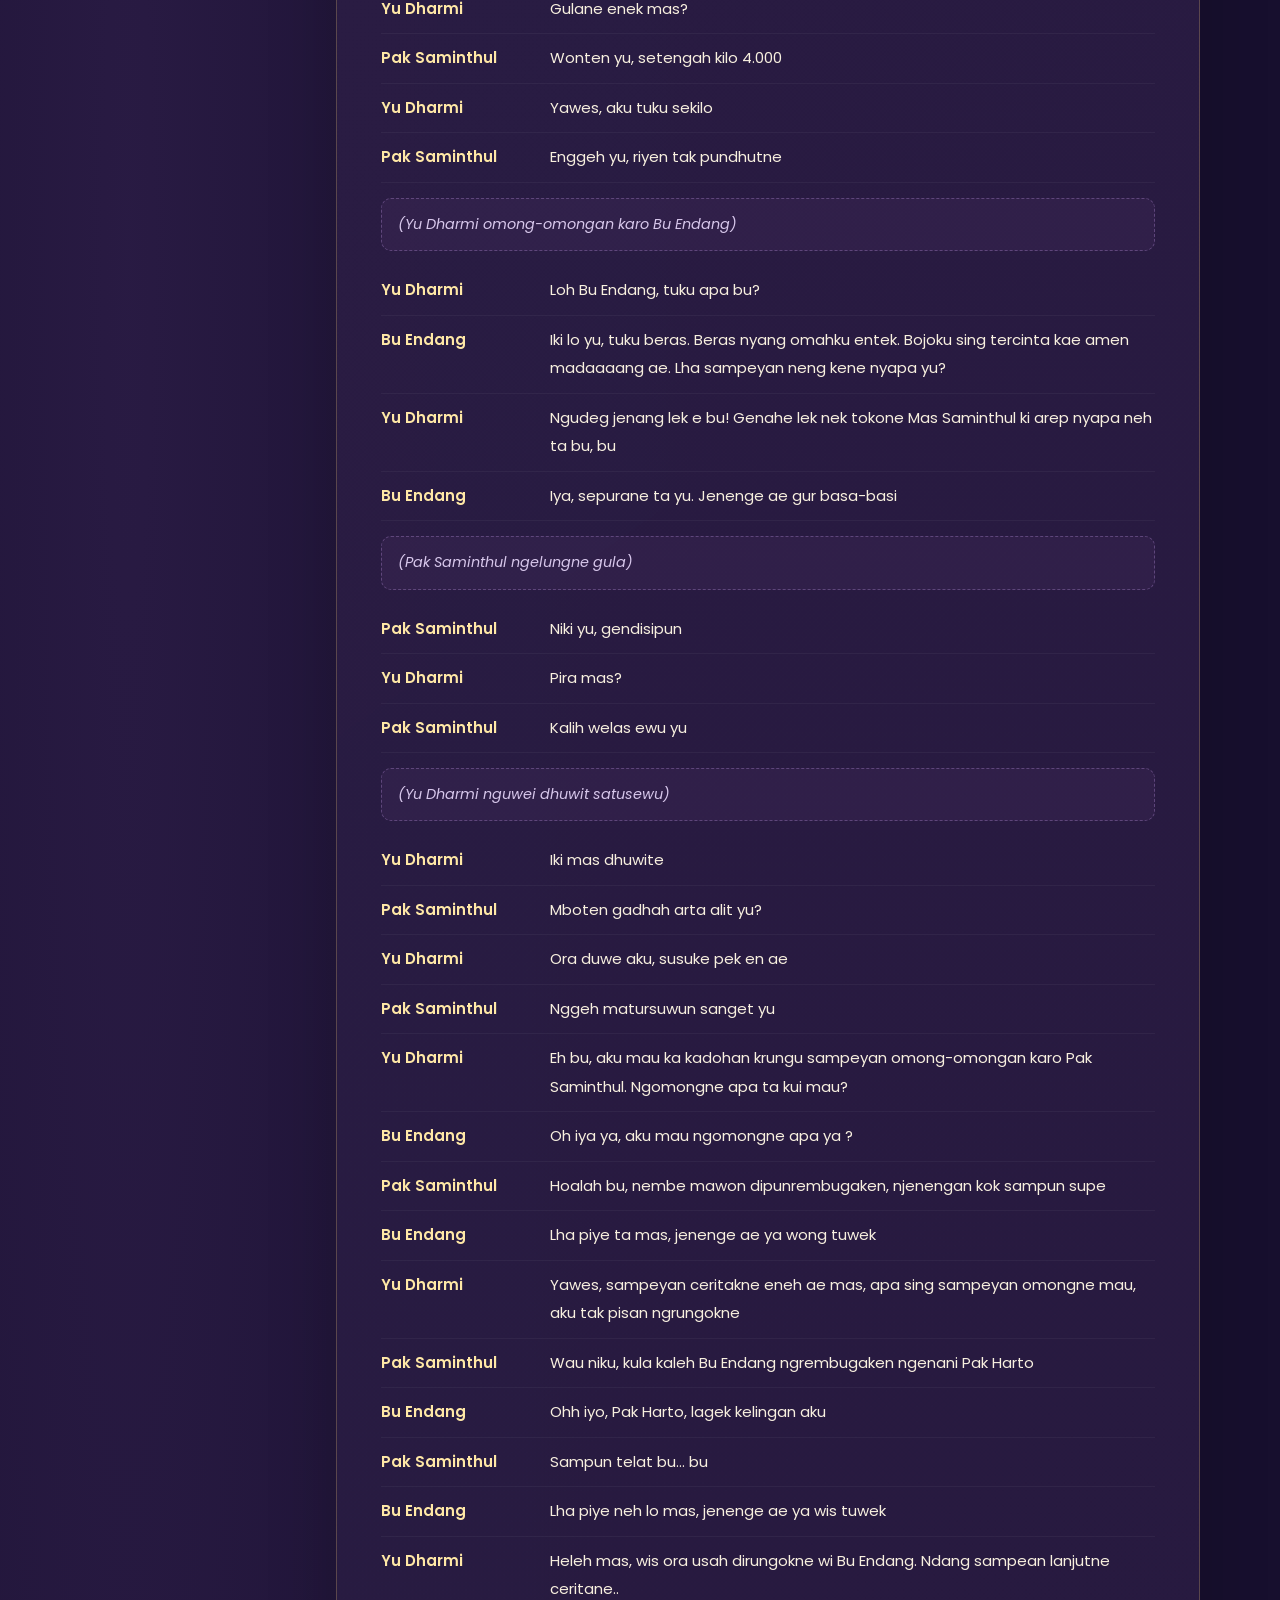
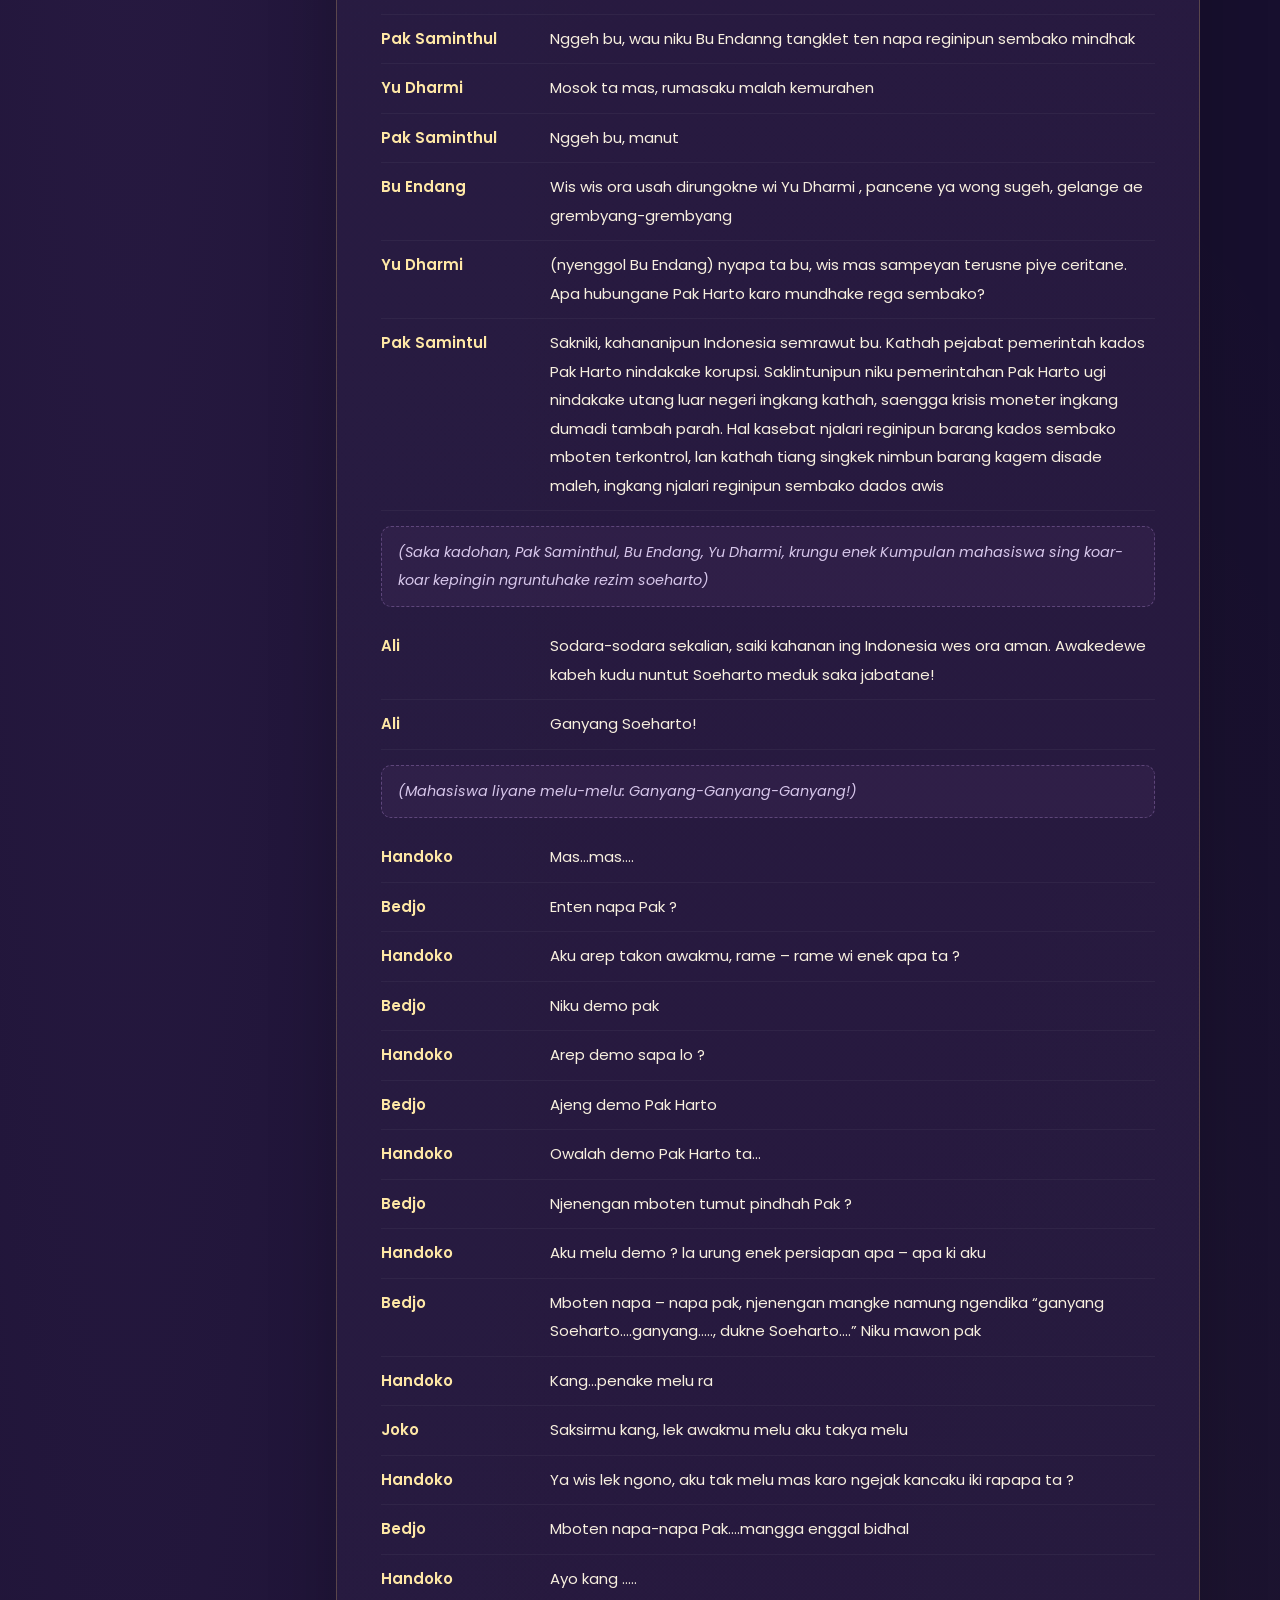
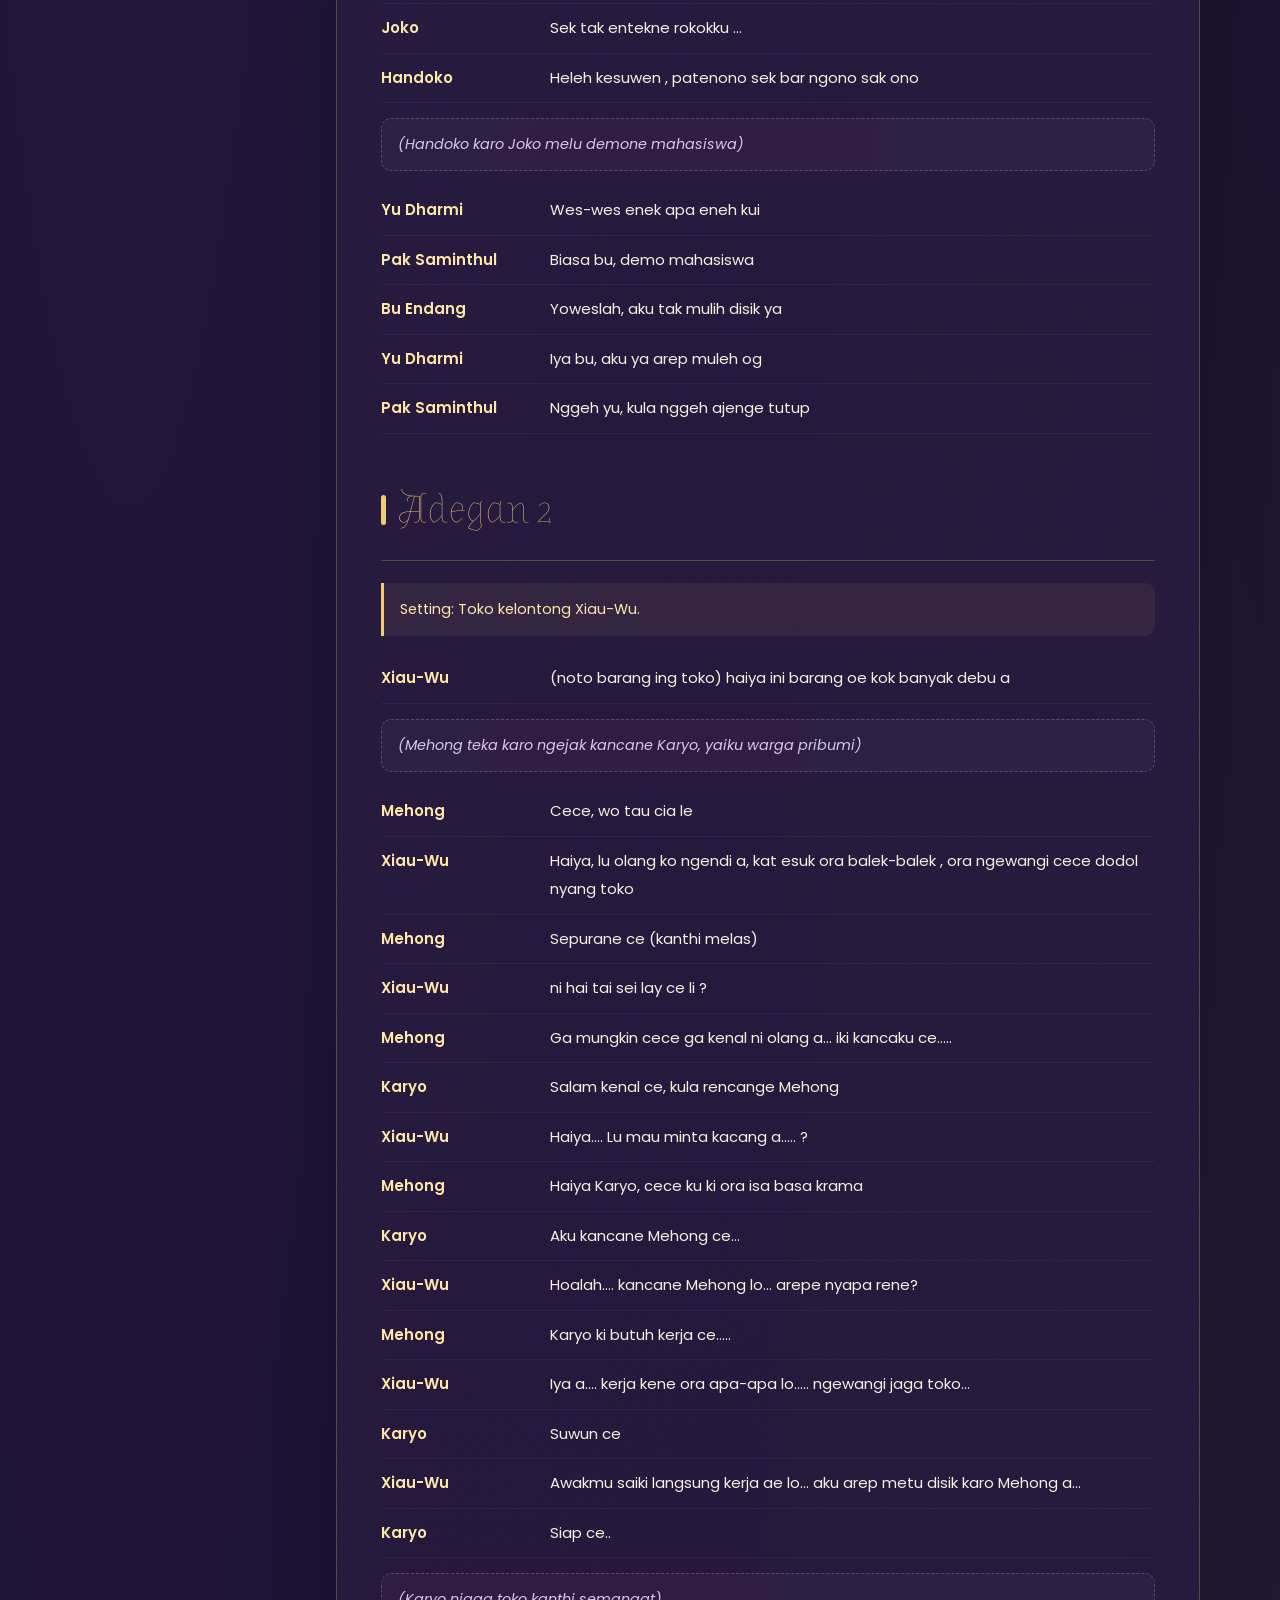
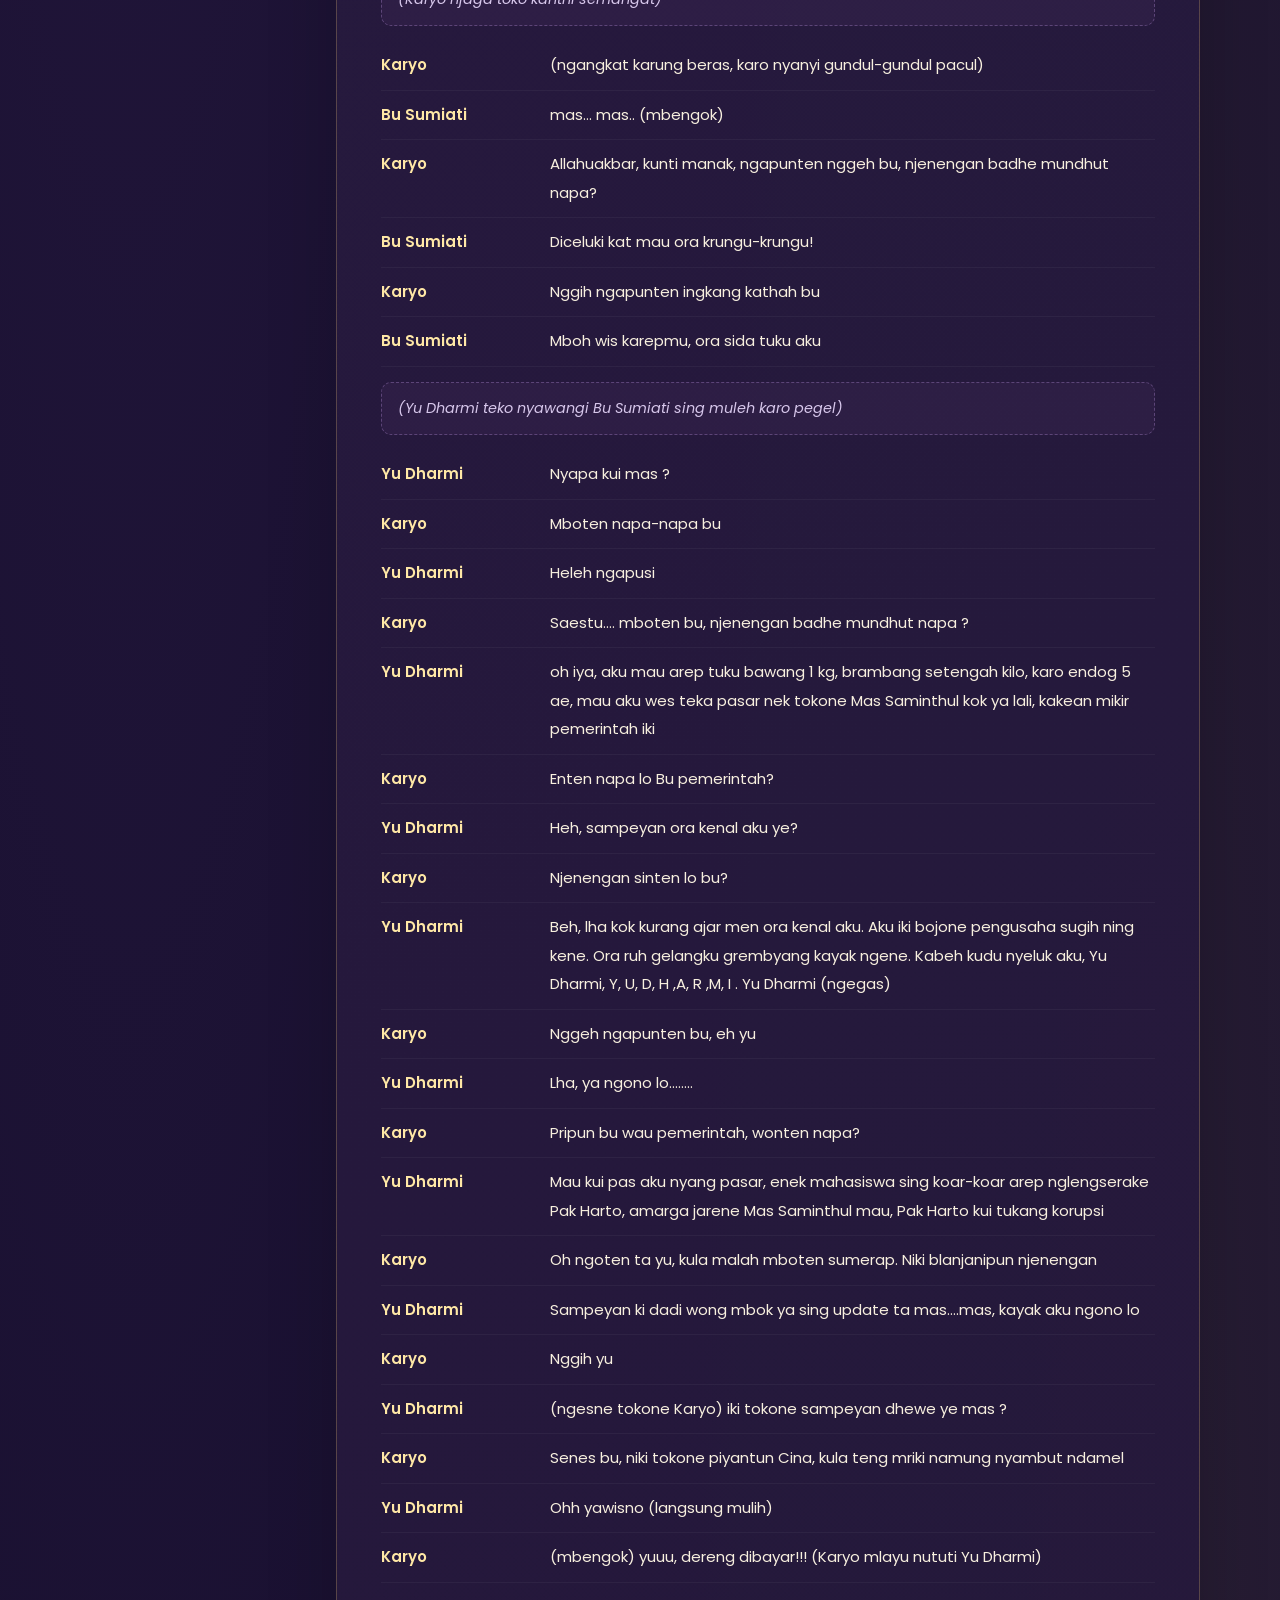
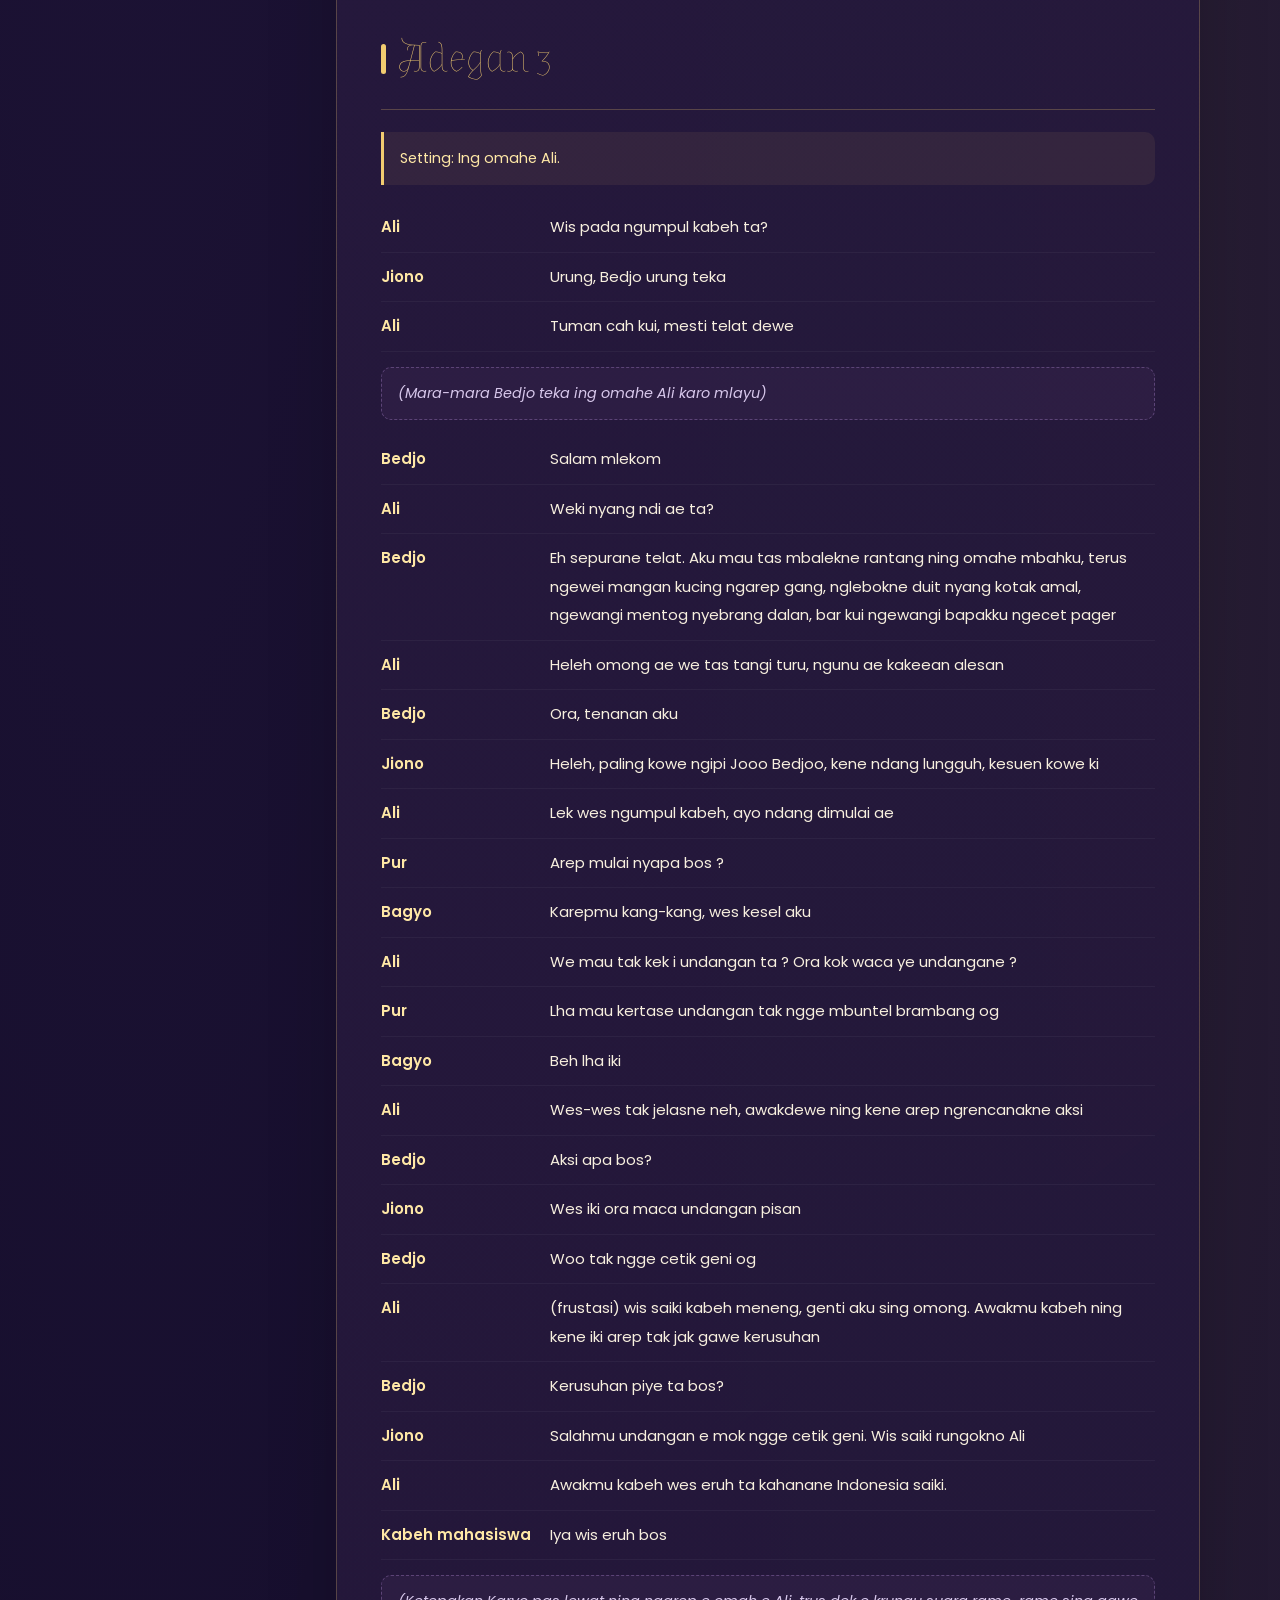
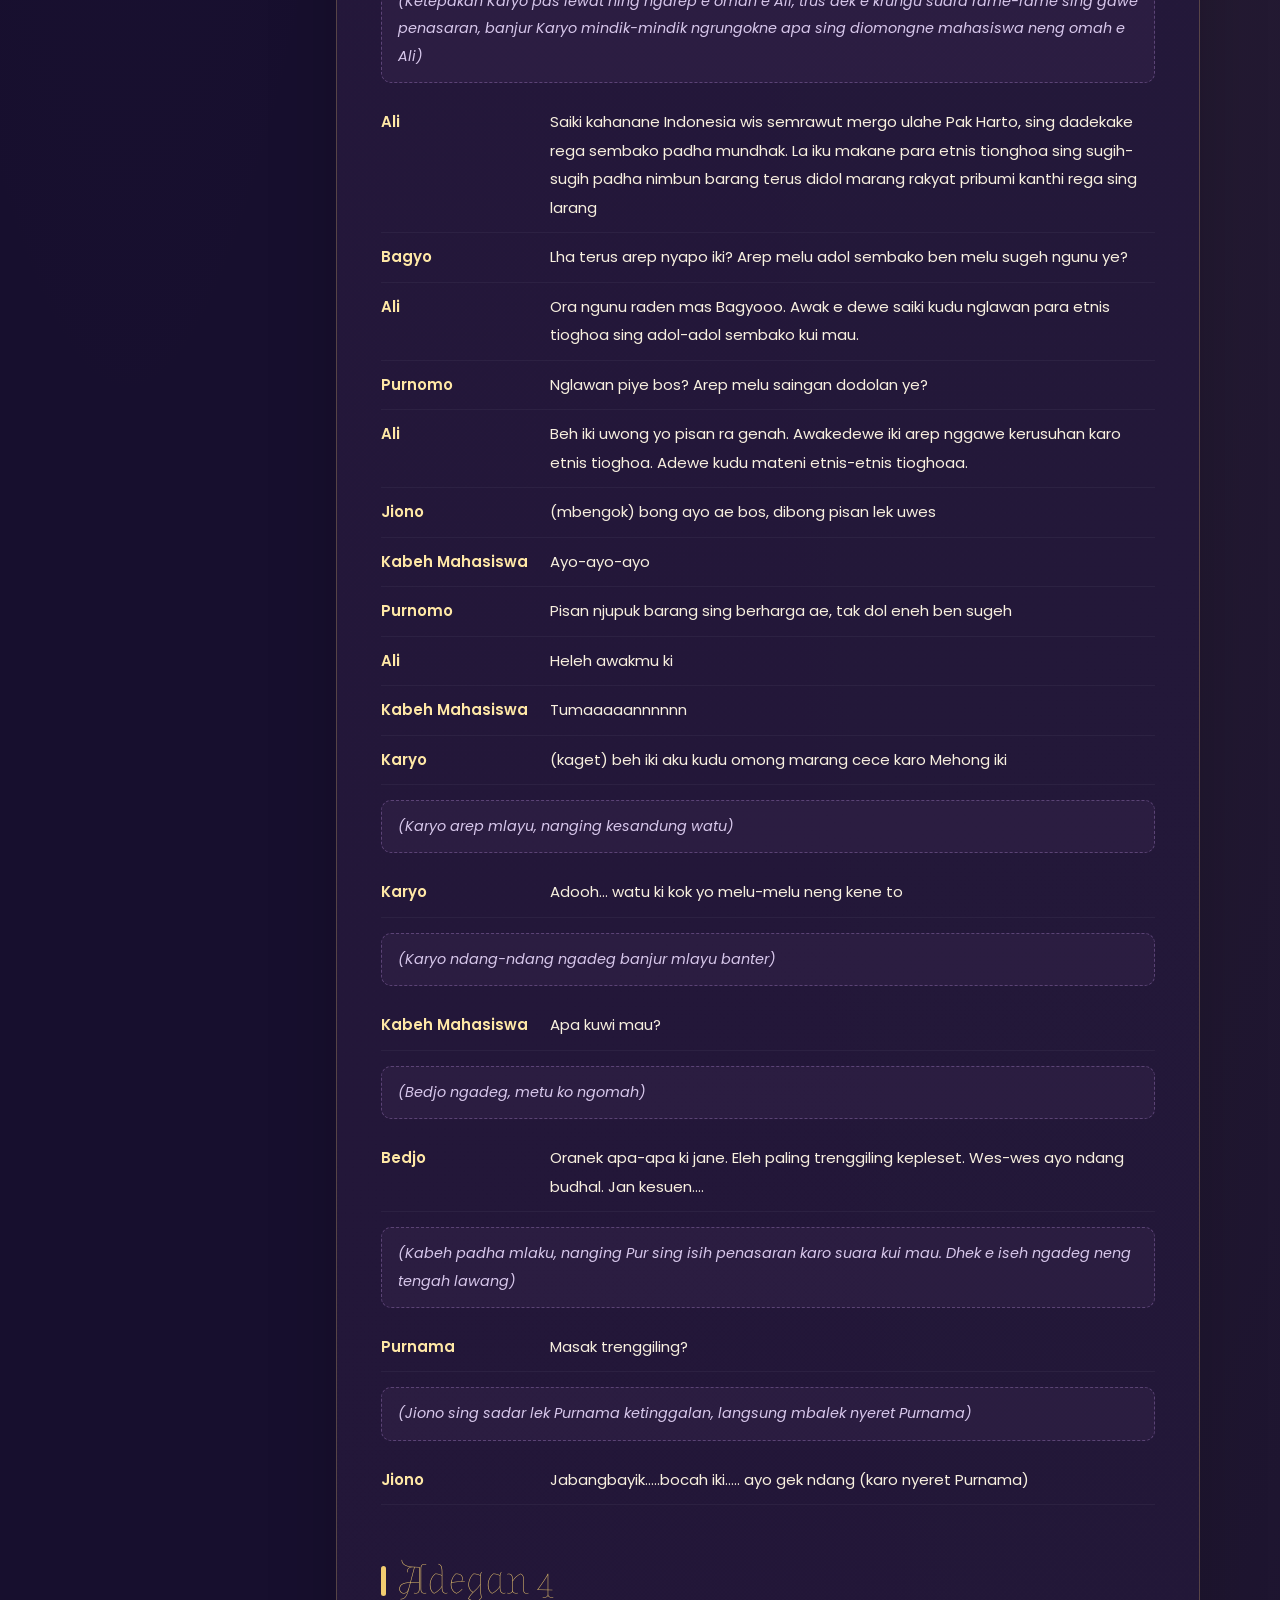
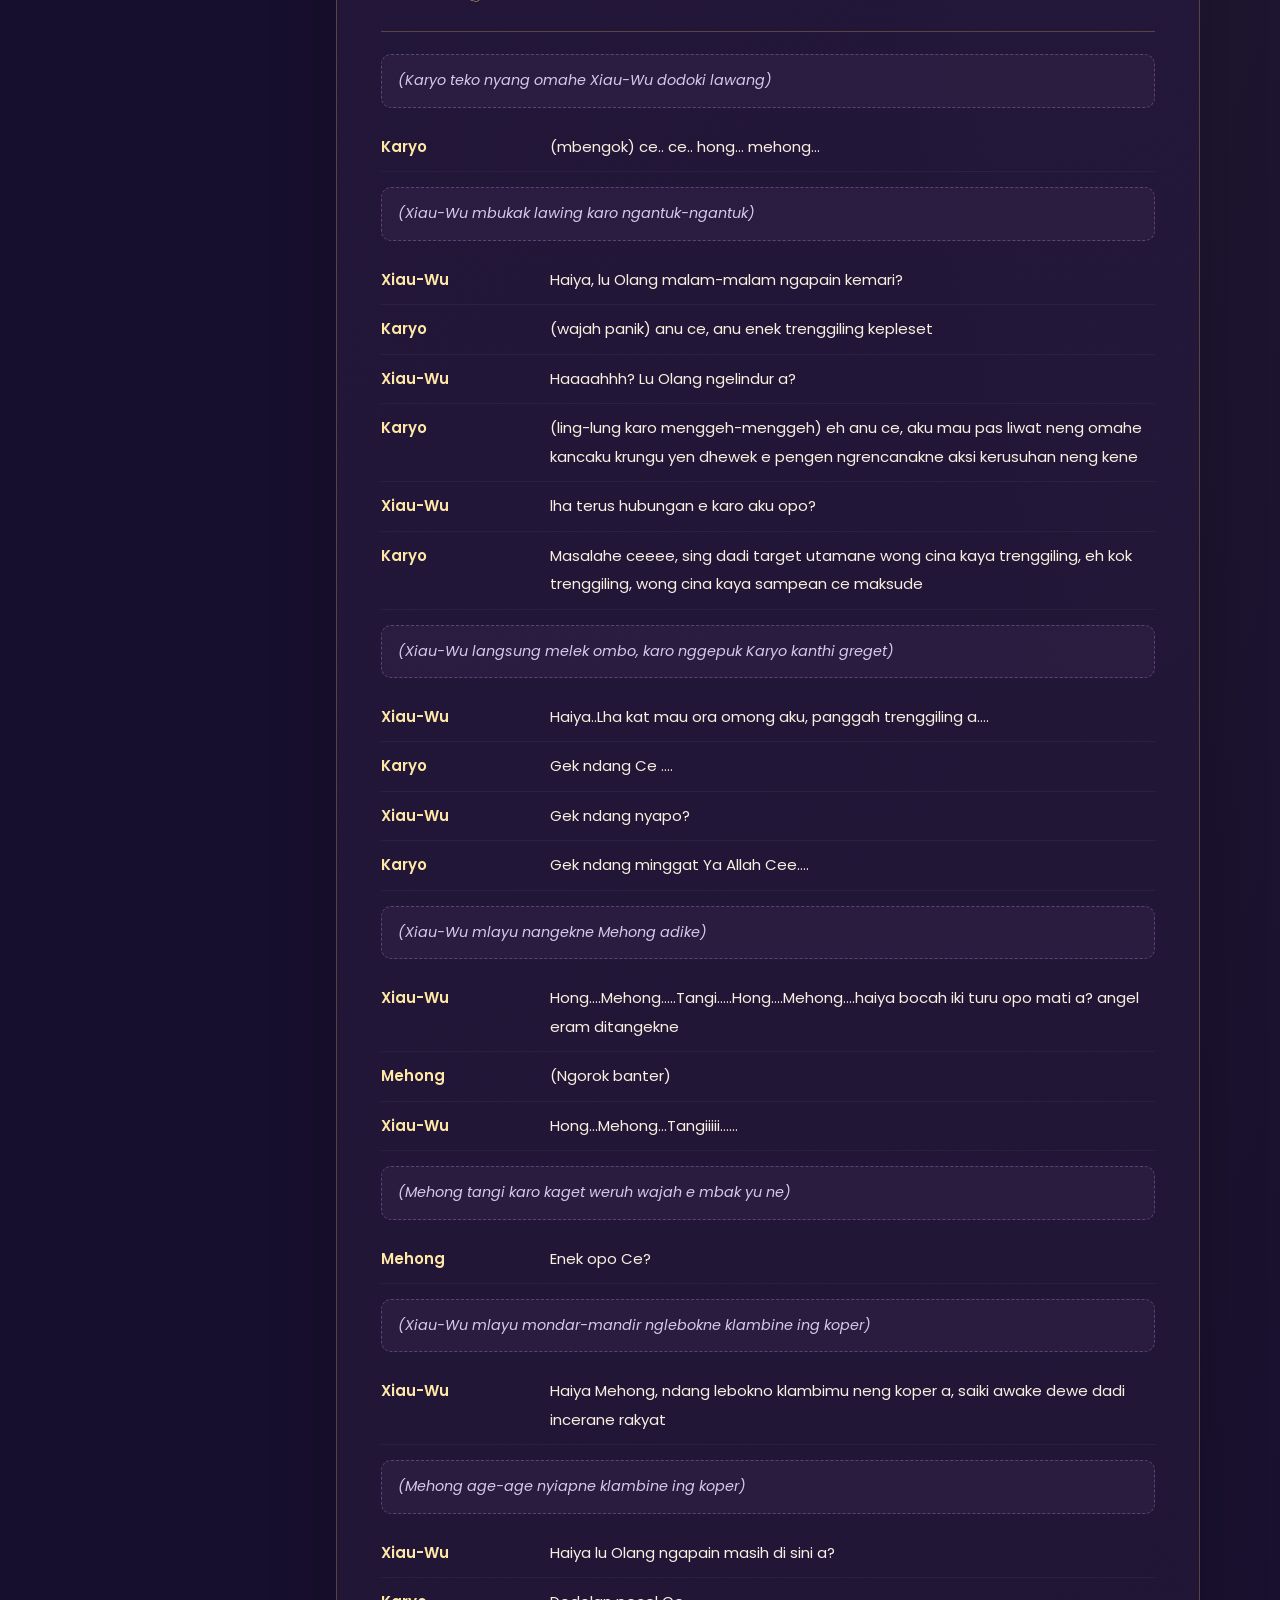
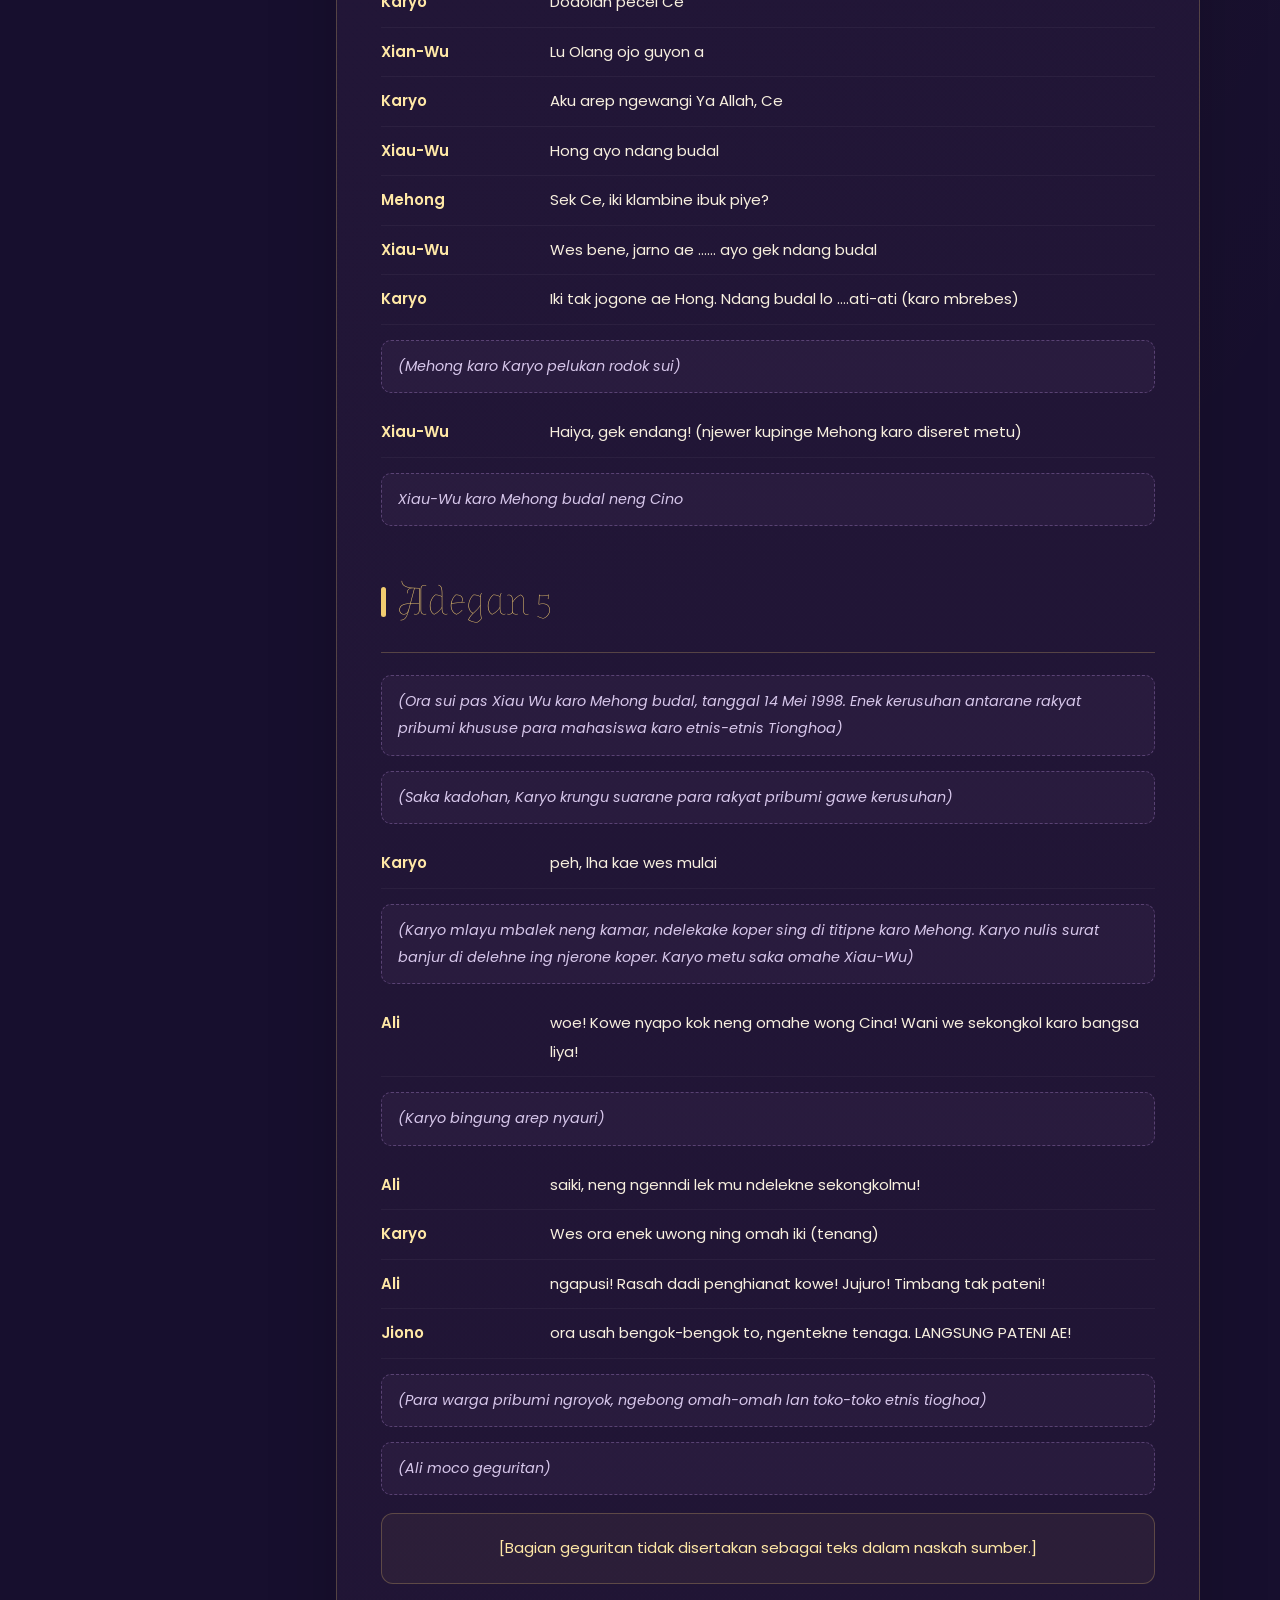
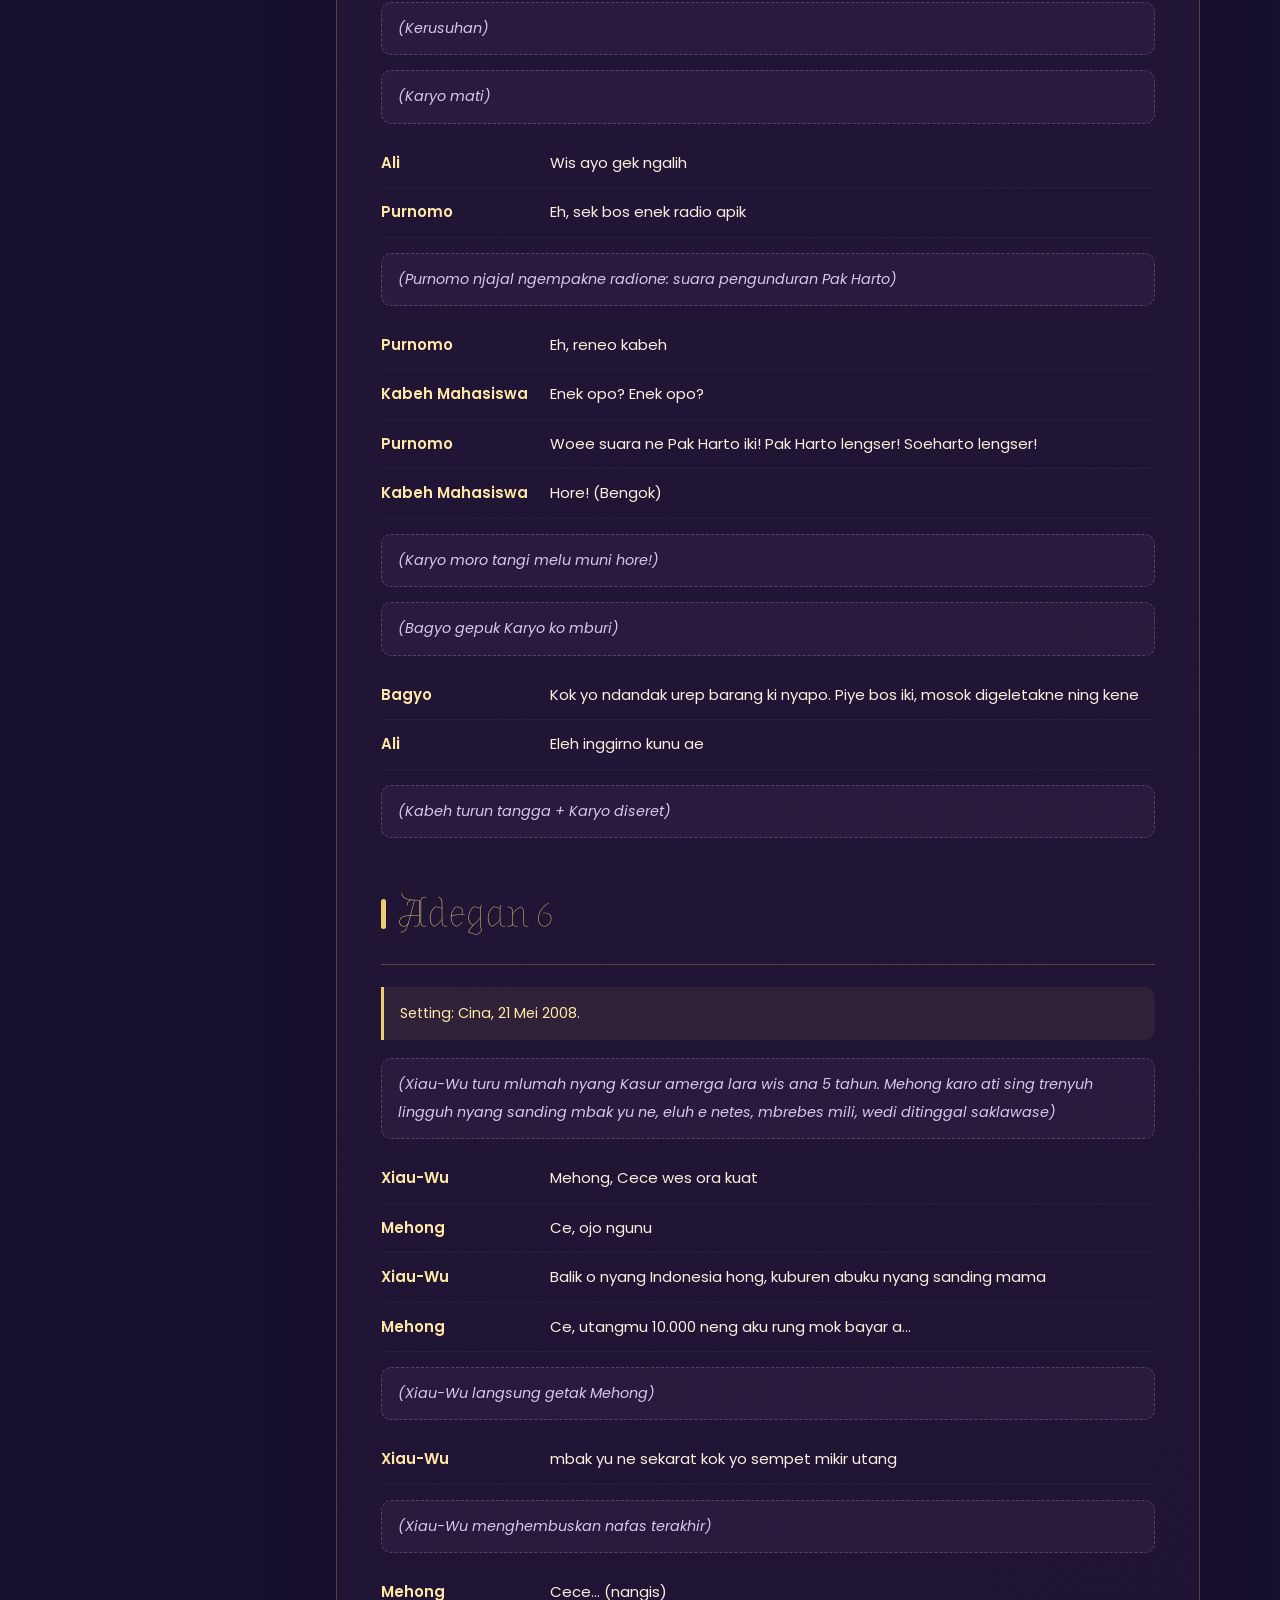
<file: kerusuhan-98.html>
<!DOCTYPE html>
<html lang="id">
<head>
    <meta charset="UTF-8">
    <meta name="viewport" content="width=device-width, initial-scale=1.0">
    <meta name="description" content="Naskah drama Kerusuhan 98 — arsip karya Alfira Rossa Hartono.">
    <meta name="theme-color" content="#170f2e">
    <title>Kerusuhan 98 | Alfira Rossa Hartono</title>

    <link rel="stylesheet" href="kerusuhan-98.css">
    <link rel="preconnect" href="https://fonts.googleapis.com">
    <link rel="preconnect" href="https://fonts.gstatic.com" crossorigin>
    <link href="https://fonts.googleapis.com/css2?family=Almendra+Display&family=Poppins:wght@300;400;500;600;700&display=swap" rel="stylesheet">

</head>

<body>
    <div class="reading-progress" id="readingProgress" aria-hidden="true"></div>

    <header class="site-header">
        <nav class="nav" aria-label="Navigasi utama">
            <a class="brand" href="index.html" aria-label="Kembali ke portofolio">Rossa ✧</a>

            <button
                class="menu-toggle"
                id="menuToggle"
                type="button"
                aria-expanded="false"
                aria-controls="navLinks"
                aria-label="Buka menu navigasi"
            >
                ☰
            </button>

            <div class="nav-links" id="navLinks">
                <a href="index.html">Beranda</a>
                <a href="karya.html">Kumpulan Karya</a>
                <a href="edusmart-ai.html">EduSmart AI</a>
                <a href="jejak-gus-dur.html">Jejak Gus Dur</a>
            </div>
        </nav>
    </header>

    <main>
        <section class="hero" aria-labelledby="pageTitle">
            <span class="eyebrow">The Writing Garden · Naskah Drama</span>
            <h1 id="pageTitle">Kerusuhan 98</h1>
            <p>
                Sebuah naskah drama berlatar krisis dan kerusuhan tahun 1998,
                yang mengisahkan kehidupan masyarakat, persahabatan, dan
                dampak konflik terhadap manusia.
            </p>
            <div class="hero-meta">
                <span class="meta-chip">Naskah Drama</span>
                <span class="meta-chip">7 Adegan</span>
                <span class="meta-chip">Alfira Rossa Hartono</span>
            </div>
        </section>

        <div class="page-layout">
            <aside class="sidebar" aria-label="Daftar isi naskah">
                <h2>Daftar Adegan</h2>
                <p>Pilih adegan untuk langsung menuju bagian naskah.</p>
                <nav class="sidebar-nav">
                    <a href="#adegan-1">Adegan 1</a>
                    <a href="#adegan-2">Adegan 2</a>
                    <a href="#adegan-3">Adegan 3</a>
                    <a href="#adegan-4">Adegan 4</a>
                    <a href="#adegan-5">Adegan 5</a>
                    <a href="#adegan-6">Adegan 6</a>
                    <a href="#adegan-7">Adegan 7</a>
                </nav>
            </aside>

            <article class="manuscript">
                <header class="manuscript-heading">
                    <h2>Kerusuhan 98</h2>
                    <p>
                        Naskah ditampilkan sebagai dialog dan petunjuk panggung
                        agar lebih mudah dibaca melalui komputer maupun ponsel.
                    </p>
                </header>

                <section class="scene" id="adegan-1" aria-labelledby="title-1">
                    <h3 class="scene-title" id="title-1">Adegan 1</h3>

                    <p class="setting">Setting: Toko kelontong Pak Saminthul.</p>

                    <div class="script-line"><span class="speaker">Pak Saminthul</span><span class="dialogue">Yo mangga yo mangga, ibu-ibu, bapak-bapak</span></div>
                    <div class="script-line"><span class="speaker">Bu Endang</span><span class="dialogue">Iki regane pira mas?</span></div>
                    <div class="script-line"><span class="speaker">Pak Saminthul</span><span class="dialogue">Setunggal karung, sekawandasa bu</span></div>
                    <div class="script-line"><span class="speaker">Bu Endang</span><span class="dialogue">Lha kak wis mundak eneh, dekwingi ae telung puluh lima</span></div>
                    <div class="script-line"><span class="speaker">Pak Saminthul</span><span class="dialogue">Kula nggeh bingung bu. Sakniki kahananipun Indonesia taksih semrawut</span></div>
                    <div class="script-line"><span class="speaker">Bu Endang</span><span class="dialogue">Semrawut piye ta mas?</span></div>
                    <div class="script-line"><span class="speaker">Pak Saminthul</span><span class="dialogue">Niku lo bu, Pak Harto…</span></div>
                    <div class="script-line"><span class="speaker">Bu Endang</span><span class="dialogue">Sapa kui mas?</span></div>
                    <div class="script-line"><span class="speaker">Pak Samintul</span><span class="dialogue">Masi njenengan mboten sumerap kaliyan Pak Harto?</span></div>
                    <div class="script-line"><span class="speaker">Bu Endang</span><span class="dialogue">Bakul iwak etan kana ye mas?</span></div>
                    <div class="script-line"><span class="speaker">Pak Saminthul</span><span class="dialogue">Ya Allah, senes bu. Pak Harto niku presidenipun Indonesia sakniki</span></div>
                    <div class="script-line"><span class="speaker">Bu Endang</span><span class="dialogue">Mosok ta mas? Tak kira sek Pak Karno</span></div>

                    <p class="stage-direction">(Yu Dharmi mara-mara teka, arep tuku gula)</p>

                    <div class="script-line"><span class="speaker">Yu Dharmi</span><span class="dialogue">Gulane enek mas?</span></div>
                    <div class="script-line"><span class="speaker">Pak Saminthul</span><span class="dialogue">Wonten yu, setengah kilo 4.000</span></div>
                    <div class="script-line"><span class="speaker">Yu Dharmi</span><span class="dialogue">Yawes, aku tuku sekilo</span></div>
                    <div class="script-line"><span class="speaker">Pak Saminthul</span><span class="dialogue">Enggeh yu, riyen tak pundhutne</span></div>

                    <p class="stage-direction">(Yu Dharmi omong-omongan karo Bu Endang)</p>

                    <div class="script-line"><span class="speaker">Yu Dharmi</span><span class="dialogue">Loh Bu Endang, tuku apa bu?</span></div>
                    <div class="script-line"><span class="speaker">Bu Endang</span><span class="dialogue">Iki lo yu, tuku beras. Beras nyang omahku entek. Bojoku sing tercinta kae amen madaaaang ae. Lha sampeyan neng kene nyapa yu?</span></div>
                    <div class="script-line"><span class="speaker">Yu Dharmi</span><span class="dialogue">Ngudeg jenang lek e bu! Genahe lek nek tokone Mas Saminthul ki arep nyapa neh ta bu, bu</span></div>
                    <div class="script-line"><span class="speaker">Bu Endang</span><span class="dialogue">Iya, sepurane ta yu. Jenenge ae gur basa-basi</span></div>

                    <p class="stage-direction">(Pak Saminthul ngelungne gula)</p>

                    <div class="script-line"><span class="speaker">Pak Saminthul</span><span class="dialogue">Niki yu, gendisipun</span></div>
                    <div class="script-line"><span class="speaker">Yu Dharmi</span><span class="dialogue">Pira mas?</span></div>
                    <div class="script-line"><span class="speaker">Pak Saminthul</span><span class="dialogue">Kalih welas ewu yu</span></div>

                    <p class="stage-direction">(Yu Dharmi nguwei dhuwit satusewu)</p>

                    <div class="script-line"><span class="speaker">Yu Dharmi</span><span class="dialogue">Iki mas dhuwite</span></div>
                    <div class="script-line"><span class="speaker">Pak Saminthul</span><span class="dialogue">Mboten gadhah arta alit yu?</span></div>
                    <div class="script-line"><span class="speaker">Yu Dharmi</span><span class="dialogue">Ora duwe aku, susuke pek en ae</span></div>
                    <div class="script-line"><span class="speaker">Pak Saminthul</span><span class="dialogue">Nggeh matursuwun sanget yu</span></div>

                    <div class="script-line"><span class="speaker">Yu Dharmi</span><span class="dialogue">Eh bu, aku mau ka kadohan krungu sampeyan omong-omongan karo Pak Saminthul. Ngomongne apa ta kui mau?</span></div>
                    <div class="script-line"><span class="speaker">Bu Endang</span><span class="dialogue">Oh iya ya, aku mau ngomongne apa ya ?</span></div>
                    <div class="script-line"><span class="speaker">Pak Saminthul</span><span class="dialogue">Hoalah bu, nembe mawon dipunrembugaken, njenengan kok sampun supe</span></div>
                    <div class="script-line"><span class="speaker">Bu Endang</span><span class="dialogue">Lha piye ta mas, jenenge ae ya wong tuwek</span></div>
                    <div class="script-line"><span class="speaker">Yu Dharmi</span><span class="dialogue">Yawes, sampeyan ceritakne eneh ae mas, apa sing sampeyan omongne mau, aku tak pisan ngrungokne</span></div>
                    <div class="script-line"><span class="speaker">Pak Saminthul</span><span class="dialogue">Wau niku, kula kaleh Bu Endang ngrembugaken ngenani Pak Harto</span></div>
                    <div class="script-line"><span class="speaker">Bu Endang</span><span class="dialogue">Ohh iyo, Pak Harto, lagek kelingan aku</span></div>
                    <div class="script-line"><span class="speaker">Pak Saminthul</span><span class="dialogue">Sampun telat bu… bu</span></div>
                    <div class="script-line"><span class="speaker">Bu Endang</span><span class="dialogue">Lha piye neh lo mas, jenenge ae ya wis tuwek</span></div>
                    <div class="script-line"><span class="speaker">Yu Dharmi</span><span class="dialogue">Heleh mas, wis ora usah dirungokne wi Bu Endang. Ndang sampean lanjutne ceritane..</span></div>
                    <div class="script-line"><span class="speaker">Pak Saminthul</span><span class="dialogue">Nggeh bu, wau niku Bu Endanng tangklet ten napa reginipun sembako mindhak</span></div>
                    <div class="script-line"><span class="speaker">Yu Dharmi</span><span class="dialogue">Mosok ta mas, rumasaku malah kemurahen</span></div>
                    <div class="script-line"><span class="speaker">Pak Saminthul</span><span class="dialogue">Nggeh bu, manut</span></div>
                    <div class="script-line"><span class="speaker">Bu Endang</span><span class="dialogue">Wis wis ora usah dirungokne wi Yu Dharmi , pancene ya wong sugeh, gelange ae grembyang-grembyang</span></div>
                    <div class="script-line"><span class="speaker">Yu Dharmi</span><span class="dialogue">(nyenggol Bu Endang) nyapa ta bu, wis mas sampeyan terusne piye ceritane. Apa hubungane Pak Harto karo mundhake rega sembako?</span></div>
                    <div class="script-line"><span class="speaker">Pak Samintul</span><span class="dialogue">Sakniki, kahananipun Indonesia semrawut bu. Kathah pejabat pemerintah kados Pak Harto nindakake korupsi. Saklintunipun niku pemerintahan Pak Harto ugi nindakake utang luar negeri ingkang kathah, saengga krisis moneter ingkang dumadi tambah parah. Hal kasebat njalari reginipun barang kados sembako mboten terkontrol, lan kathah tiang singkek nimbun barang kagem disade maleh, ingkang njalari reginipun sembako dados awis</span></div>

                    <p class="stage-direction">(Saka kadohan, Pak Saminthul, Bu Endang, Yu Dharmi, krungu enek Kumpulan mahasiswa sing koar-koar kepingin ngruntuhake rezim soeharto)</p>

                    <div class="script-line"><span class="speaker">Ali</span><span class="dialogue">Sodara-sodara sekalian, saiki kahanan ing Indonesia wes ora aman. Awakedewe kabeh kudu nuntut Soeharto meduk saka jabatane!</span></div>
                    <div class="script-line"><span class="speaker">Ali</span><span class="dialogue">Ganyang Soeharto!</span></div>
                    <p class="stage-direction">(Mahasiswa liyane melu-melu: Ganyang-Ganyang-Ganyang!)</p>

                    <div class="script-line"><span class="speaker">Handoko</span><span class="dialogue">Mas…mas….</span></div>
                    <div class="script-line"><span class="speaker">Bedjo</span><span class="dialogue">Enten napa Pak ?</span></div>
                    <div class="script-line"><span class="speaker">Handoko</span><span class="dialogue">Aku arep takon awakmu, rame – rame wi enek apa ta ?</span></div>
                    <div class="script-line"><span class="speaker">Bedjo</span><span class="dialogue">Niku demo pak</span></div>
                    <div class="script-line"><span class="speaker">Handoko</span><span class="dialogue">Arep demo sapa lo ?</span></div>
                    <div class="script-line"><span class="speaker">Bedjo</span><span class="dialogue">Ajeng demo Pak Harto</span></div>
                    <div class="script-line"><span class="speaker">Handoko</span><span class="dialogue">Owalah demo Pak Harto ta…</span></div>
                    <div class="script-line"><span class="speaker">Bedjo</span><span class="dialogue">Njenengan mboten tumut pindhah Pak ?</span></div>
                    <div class="script-line"><span class="speaker">Handoko</span><span class="dialogue">Aku melu demo ? la urung enek persiapan apa – apa ki aku</span></div>
                    <div class="script-line"><span class="speaker">Bedjo</span><span class="dialogue">Mboten napa – napa pak, njenengan mangke namung ngendika “ganyang Soeharto....ganyang….., dukne Soeharto….” Niku mawon pak</span></div>
                    <div class="script-line"><span class="speaker">Handoko</span><span class="dialogue">Kang…penake melu ra</span></div>
                    <div class="script-line"><span class="speaker">Joko</span><span class="dialogue">Saksirmu kang, lek awakmu melu aku takya melu</span></div>
                    <div class="script-line"><span class="speaker">Handoko</span><span class="dialogue">Ya wis lek ngono, aku tak melu mas karo ngejak kancaku iki rapapa ta ?</span></div>
                    <div class="script-line"><span class="speaker">Bedjo</span><span class="dialogue">Mboten napa-napa Pak….mangga enggal bidhal</span></div>
                    <div class="script-line"><span class="speaker">Handoko</span><span class="dialogue">Ayo kang …..</span></div>
                    <div class="script-line"><span class="speaker">Joko</span><span class="dialogue">Sek tak entekne rokokku …</span></div>
                    <div class="script-line"><span class="speaker">Handoko</span><span class="dialogue">Heleh kesuwen , patenono sek bar ngono sak ono</span></div>
                    <p class="stage-direction">(Handoko karo Joko melu demone mahasiswa)</p>

                    <div class="script-line"><span class="speaker">Yu Dharmi</span><span class="dialogue">Wes-wes enek apa eneh kui</span></div>
                    <div class="script-line"><span class="speaker">Pak Saminthul</span><span class="dialogue">Biasa bu, demo mahasiswa</span></div>
                    <div class="script-line"><span class="speaker">Bu Endang</span><span class="dialogue">Yoweslah, aku tak mulih disik ya</span></div>
                    <div class="script-line"><span class="speaker">Yu Dharmi</span><span class="dialogue">Iya bu, aku ya arep muleh og</span></div>
                    <div class="script-line"><span class="speaker">Pak Saminthul</span><span class="dialogue">Nggeh yu, kula nggeh ajenge tutup</span></div>
                </section>

                <section class="scene" id="adegan-2" aria-labelledby="title-2">
                    <h3 class="scene-title" id="title-2">Adegan 2</h3>

                    <p class="setting">Setting: Toko kelontong Xiau-Wu.</p>

                    <div class="script-line"><span class="speaker">Xiau-Wu</span><span class="dialogue">(noto barang ing toko) haiya ini barang oe kok banyak debu a</span></div>
                    <p class="stage-direction">(Mehong teka karo ngejak kancane Karyo, yaiku warga pribumi)</p>
                    <div class="script-line"><span class="speaker">Mehong</span><span class="dialogue">Cece, wo tau cia le</span></div>
                    <div class="script-line"><span class="speaker">Xiau-Wu</span><span class="dialogue">Haiya, lu olang ko ngendi a, kat esuk ora balek-balek , ora ngewangi cece dodol nyang toko</span></div>
                    <div class="script-line"><span class="speaker">Mehong</span><span class="dialogue">Sepurane ce (kanthi melas)</span></div>
                    <div class="script-line"><span class="speaker">Xiau-Wu</span><span class="dialogue">ni hai tai sei lay ce li ?</span></div>
                    <div class="script-line"><span class="speaker">Mehong</span><span class="dialogue">Ga mungkin cece ga kenal ni olang a… iki kancaku ce…..</span></div>
                    <div class="script-line"><span class="speaker">Karyo</span><span class="dialogue">Salam kenal ce, kula rencange Mehong</span></div>
                    <div class="script-line"><span class="speaker">Xiau-Wu</span><span class="dialogue">Haiya…. Lu mau minta kacang a….. ?</span></div>
                    <div class="script-line"><span class="speaker">Mehong</span><span class="dialogue">Haiya Karyo, cece ku ki ora isa basa krama</span></div>
                    <div class="script-line"><span class="speaker">Karyo</span><span class="dialogue">Aku kancane Mehong ce…</span></div>
                    <div class="script-line"><span class="speaker">Xiau-Wu</span><span class="dialogue">Hoalah…. kancane Mehong lo… arepe nyapa rene?</span></div>
                    <div class="script-line"><span class="speaker">Mehong</span><span class="dialogue">Karyo ki butuh kerja ce…..</span></div>
                    <div class="script-line"><span class="speaker">Xiau-Wu</span><span class="dialogue">Iya a…. kerja kene ora apa-apa lo….. ngewangi jaga toko…</span></div>
                    <div class="script-line"><span class="speaker">Karyo</span><span class="dialogue">Suwun ce</span></div>
                    <div class="script-line"><span class="speaker">Xiau-Wu</span><span class="dialogue">Awakmu saiki langsung kerja ae lo… aku arep metu disik karo Mehong a…</span></div>
                    <div class="script-line"><span class="speaker">Karyo</span><span class="dialogue">Siap ce..</span></div>
                    <p class="stage-direction">(Karyo njaga toko kanthi semangat)</p>
                    <div class="script-line"><span class="speaker">Karyo</span><span class="dialogue">(ngangkat karung beras, karo nyanyi gundul-gundul pacul)</span></div>
                    <div class="script-line"><span class="speaker">Bu Sumiati</span><span class="dialogue">mas… mas.. (mbengok)</span></div>
                    <div class="script-line"><span class="speaker">Karyo</span><span class="dialogue">Allahuakbar, kunti manak, ngapunten nggeh bu, njenengan badhe mundhut napa?</span></div>
                    <div class="script-line"><span class="speaker">Bu Sumiati</span><span class="dialogue">Diceluki kat mau ora krungu-krungu!</span></div>
                    <div class="script-line"><span class="speaker">Karyo</span><span class="dialogue">Nggih ngapunten ingkang kathah bu</span></div>
                    <div class="script-line"><span class="speaker">Bu Sumiati</span><span class="dialogue">Mboh wis karepmu, ora sida tuku aku</span></div>
                    <p class="stage-direction">(Yu Dharmi teko nyawangi Bu Sumiati sing muleh karo pegel)</p>
                    <div class="script-line"><span class="speaker">Yu Dharmi</span><span class="dialogue">Nyapa kui mas ?</span></div>
                    <div class="script-line"><span class="speaker">Karyo</span><span class="dialogue">Mboten napa-napa bu</span></div>
                    <div class="script-line"><span class="speaker">Yu Dharmi</span><span class="dialogue">Heleh ngapusi</span></div>
                    <div class="script-line"><span class="speaker">Karyo</span><span class="dialogue">Saestu…. mboten bu, njenengan badhe mundhut napa ?</span></div>
                    <div class="script-line"><span class="speaker">Yu Dharmi</span><span class="dialogue">oh iya, aku mau arep tuku bawang 1 kg, brambang setengah kilo, karo endog 5 ae, mau aku wes teka pasar nek tokone Mas Saminthul kok ya lali, kakean mikir pemerintah iki</span></div>
                    <div class="script-line"><span class="speaker">Karyo</span><span class="dialogue">Enten napa lo Bu pemerintah?</span></div>
                    <div class="script-line"><span class="speaker">Yu Dharmi</span><span class="dialogue">Heh, sampeyan ora kenal aku ye?</span></div>
                    <div class="script-line"><span class="speaker">Karyo</span><span class="dialogue">Njenengan sinten lo bu?</span></div>
                    <div class="script-line"><span class="speaker">Yu Dharmi</span><span class="dialogue">Beh, lha kok kurang ajar men ora kenal aku. Aku iki bojone pengusaha sugih ning kene. Ora ruh gelangku grembyang kayak ngene. Kabeh kudu nyeluk aku, Yu Dharmi, Y, U, D, H ,A, R ,M, I . Yu Dharmi (ngegas)</span></div>
                    <div class="script-line"><span class="speaker">Karyo</span><span class="dialogue">Nggeh ngapunten bu, eh yu</span></div>
                    <div class="script-line"><span class="speaker">Yu Dharmi</span><span class="dialogue">Lha, ya ngono lo……..</span></div>
                    <div class="script-line"><span class="speaker">Karyo</span><span class="dialogue">Pripun bu wau pemerintah, wonten napa?</span></div>
                    <div class="script-line"><span class="speaker">Yu Dharmi</span><span class="dialogue">Mau kui pas aku nyang pasar, enek mahasiswa sing koar-koar arep nglengserake Pak Harto, amarga jarene Mas Saminthul mau, Pak Harto kui tukang korupsi</span></div>
                    <div class="script-line"><span class="speaker">Karyo</span><span class="dialogue">Oh ngoten ta yu, kula malah mboten sumerap. Niki blanjanipun njenengan</span></div>
                    <div class="script-line"><span class="speaker">Yu Dharmi</span><span class="dialogue">Sampeyan ki dadi wong mbok ya sing update ta mas….mas, kayak aku ngono lo</span></div>
                    <div class="script-line"><span class="speaker">Karyo</span><span class="dialogue">Nggih yu</span></div>
                    <div class="script-line"><span class="speaker">Yu Dharmi</span><span class="dialogue">(ngesne tokone Karyo) iki tokone sampeyan dhewe ye mas ?</span></div>
                    <div class="script-line"><span class="speaker">Karyo</span><span class="dialogue">Senes bu, niki tokone piyantun Cina, kula teng mriki namung nyambut ndamel</span></div>
                    <div class="script-line"><span class="speaker">Yu Dharmi</span><span class="dialogue">Ohh yawisno (langsung mulih)</span></div>
                    <div class="script-line"><span class="speaker">Karyo</span><span class="dialogue">(mbengok) yuuu, dereng dibayar!!! (Karyo mlayu nututi Yu Dharmi)</span></div>
                </section>

                <section class="scene" id="adegan-3" aria-labelledby="title-3">
                    <h3 class="scene-title" id="title-3">Adegan 3</h3>
                    <p class="setting">Setting: Ing omahe Ali.</p>

                    <div class="script-line"><span class="speaker">Ali</span><span class="dialogue">Wis pada ngumpul kabeh ta?</span></div>
                    <div class="script-line"><span class="speaker">Jiono</span><span class="dialogue">Urung, Bedjo urung teka</span></div>
                    <div class="script-line"><span class="speaker">Ali</span><span class="dialogue">Tuman cah kui, mesti telat dewe</span></div>
                    <p class="stage-direction">(Mara-mara Bedjo teka ing omahe Ali karo mlayu)</p>
                    <div class="script-line"><span class="speaker">Bedjo</span><span class="dialogue">Salam mlekom</span></div>
                    <div class="script-line"><span class="speaker">Ali</span><span class="dialogue">Weki nyang ndi ae ta?</span></div>
                    <div class="script-line"><span class="speaker">Bedjo</span><span class="dialogue">Eh sepurane telat. Aku mau tas mbalekne rantang ning omahe mbahku, terus ngewei mangan kucing ngarep gang, nglebokne duit nyang kotak amal, ngewangi mentog nyebrang dalan, bar kui ngewangi bapakku ngecet pager</span></div>
                    <div class="script-line"><span class="speaker">Ali</span><span class="dialogue">Heleh omong ae we tas tangi turu, ngunu ae kakeean alesan</span></div>
                    <div class="script-line"><span class="speaker">Bedjo</span><span class="dialogue">Ora, tenanan aku</span></div>
                    <div class="script-line"><span class="speaker">Jiono</span><span class="dialogue">Heleh, paling kowe ngipi Jooo Bedjoo, kene ndang lungguh, kesuen kowe ki</span></div>
                    <div class="script-line"><span class="speaker">Ali</span><span class="dialogue">Lek wes ngumpul kabeh, ayo ndang dimulai ae</span></div>
                    <div class="script-line"><span class="speaker">Pur</span><span class="dialogue">Arep mulai nyapa bos ?</span></div>
                    <div class="script-line"><span class="speaker">Bagyo</span><span class="dialogue">Karepmu kang-kang, wes kesel aku</span></div>
                    <div class="script-line"><span class="speaker">Ali</span><span class="dialogue">We mau tak kek i undangan ta ? Ora kok waca ye undangane ?</span></div>
                    <div class="script-line"><span class="speaker">Pur</span><span class="dialogue">Lha mau kertase undangan tak ngge mbuntel brambang og</span></div>
                    <div class="script-line"><span class="speaker">Bagyo</span><span class="dialogue">Beh lha iki</span></div>
                    <div class="script-line"><span class="speaker">Ali</span><span class="dialogue">Wes-wes tak jelasne neh, awakdewe ning kene arep ngrencanakne aksi</span></div>
                    <div class="script-line"><span class="speaker">Bedjo</span><span class="dialogue">Aksi apa bos?</span></div>
                    <div class="script-line"><span class="speaker">Jiono</span><span class="dialogue">Wes iki ora maca undangan pisan</span></div>
                    <div class="script-line"><span class="speaker">Bedjo</span><span class="dialogue">Woo tak ngge cetik geni og</span></div>
                    <div class="script-line"><span class="speaker">Ali</span><span class="dialogue">(frustasi) wis saiki kabeh meneng, genti aku sing omong. Awakmu kabeh ning kene iki arep tak jak gawe kerusuhan</span></div>
                    <div class="script-line"><span class="speaker">Bedjo</span><span class="dialogue">Kerusuhan piye ta bos?</span></div>
                    <div class="script-line"><span class="speaker">Jiono</span><span class="dialogue">Salahmu undangan e mok ngge cetik geni. Wis saiki rungokno Ali</span></div>
                    <div class="script-line"><span class="speaker">Ali</span><span class="dialogue">Awakmu kabeh wes eruh ta kahanane Indonesia saiki.</span></div>
                    <div class="script-line"><span class="speaker">Kabeh mahasiswa</span><span class="dialogue">Iya wis eruh bos</span></div>
                    <p class="stage-direction">(Ketepakan Karyo pas lewat ning ngarep e omah e Ali, trus dek e krungu suara rame-rame sing gawe penasaran, banjur Karyo mindik-mindik ngrungokne apa sing diomongne mahasiswa neng omah e Ali)</p>
                    <div class="script-line"><span class="speaker">Ali</span><span class="dialogue">Saiki kahanane Indonesia wis semrawut mergo ulahe Pak Harto, sing dadekake rega sembako padha mundhak. La iku makane para etnis tionghoa sing sugih-sugih padha nimbun barang terus didol marang rakyat pribumi kanthi rega sing larang</span></div>
                    <div class="script-line"><span class="speaker">Bagyo</span><span class="dialogue">Lha terus arep nyapo iki? Arep melu adol sembako ben melu sugeh ngunu ye?</span></div>
                    <div class="script-line"><span class="speaker">Ali</span><span class="dialogue">Ora ngunu raden mas Bagyooo. Awak e dewe saiki kudu nglawan para etnis tioghoa sing adol-adol sembako kui mau.</span></div>
                    <div class="script-line"><span class="speaker">Purnomo</span><span class="dialogue">Nglawan piye bos? Arep melu saingan dodolan ye?</span></div>
                    <div class="script-line"><span class="speaker">Ali</span><span class="dialogue">Beh iki uwong yo pisan ra genah. Awakedewe iki arep nggawe kerusuhan karo etnis tioghoa. Adewe kudu mateni etnis-etnis tioghoaa.</span></div>
                    <div class="script-line"><span class="speaker">Jiono</span><span class="dialogue">(mbengok) bong ayo ae bos, dibong pisan lek uwes</span></div>
                    <div class="script-line"><span class="speaker">Kabeh Mahasiswa</span><span class="dialogue">Ayo-ayo-ayo</span></div>
                    <div class="script-line"><span class="speaker">Purnomo</span><span class="dialogue">Pisan njupuk barang sing berharga ae, tak dol eneh ben sugeh</span></div>
                    <div class="script-line"><span class="speaker">Ali</span><span class="dialogue">Heleh awakmu ki</span></div>
                    <div class="script-line"><span class="speaker">Kabeh Mahasiswa</span><span class="dialogue">Tumaaaaannnnnn</span></div>
                    <div class="script-line"><span class="speaker">Karyo</span><span class="dialogue">(kaget) beh iki aku kudu omong marang cece karo Mehong iki</span></div>
                    <p class="stage-direction">(Karyo arep mlayu, nanging kesandung watu)</p>
                    <div class="script-line"><span class="speaker">Karyo</span><span class="dialogue">Adooh... watu ki kok yo melu-melu neng kene to</span></div>
                    <p class="stage-direction">(Karyo ndang-ndang ngadeg banjur mlayu banter)</p>
                    <div class="script-line"><span class="speaker">Kabeh Mahasiswa</span><span class="dialogue">Apa kuwi mau?</span></div>
                    <p class="stage-direction">(Bedjo ngadeg, metu ko ngomah)</p>
                    <div class="script-line"><span class="speaker">Bedjo</span><span class="dialogue">Oranek apa-apa ki jane. Eleh paling trenggiling kepleset. Wes-wes ayo ndang budhal. Jan kesuen….</span></div>
                    <p class="stage-direction">(Kabeh padha mlaku, nanging Pur sing isih penasaran karo suara kui mau. Dhek e iseh ngadeg neng tengah lawang)</p>
                    <div class="script-line"><span class="speaker">Purnama</span><span class="dialogue">Masak trenggiling?</span></div>
                    <p class="stage-direction">(Jiono sing sadar lek Purnama ketinggalan, langsung mbalek nyeret Purnama)</p>
                    <div class="script-line"><span class="speaker">Jiono</span><span class="dialogue">Jabangbayik…..bocah iki….. ayo gek ndang (karo nyeret Purnama)</span></div>
                </section>

                <section class="scene" id="adegan-4" aria-labelledby="title-4">
                    <h3 class="scene-title" id="title-4">Adegan 4</h3>

                    <p class="stage-direction">(Karyo teko nyang omahe Xiau-Wu dodoki lawang)</p>
                    <div class="script-line"><span class="speaker">Karyo</span><span class="dialogue">(mbengok) ce.. ce.. hong… mehong…</span></div>
                    <p class="stage-direction">(Xiau-Wu mbukak lawing karo ngantuk-ngantuk)</p>
                    <div class="script-line"><span class="speaker">Xiau-Wu</span><span class="dialogue">Haiya, lu Olang malam-malam ngapain kemari?</span></div>
                    <div class="script-line"><span class="speaker">Karyo</span><span class="dialogue">(wajah panik) anu ce, anu enek trenggiling kepleset</span></div>
                    <div class="script-line"><span class="speaker">Xiau-Wu</span><span class="dialogue">Haaaahhh? Lu Olang ngelindur a?</span></div>
                    <div class="script-line"><span class="speaker">Karyo</span><span class="dialogue">(ling-lung karo menggeh-menggeh) eh anu ce, aku mau pas liwat neng omahe kancaku krungu yen dhewek e pengen ngrencanakne aksi kerusuhan neng kene</span></div>
                    <div class="script-line"><span class="speaker">Xiau-Wu</span><span class="dialogue">lha terus hubungan e karo aku opo?</span></div>
                    <div class="script-line"><span class="speaker">Karyo</span><span class="dialogue">Masalahe ceeee, sing dadi target utamane wong cina kaya trenggiling, eh kok trenggiling, wong cina kaya sampean ce maksude</span></div>
                    <p class="stage-direction">(Xiau-Wu langsung melek ombo, karo nggepuk Karyo kanthi greget)</p>
                    <div class="script-line"><span class="speaker">Xiau-Wu</span><span class="dialogue">Haiya..Lha kat mau ora omong aku, panggah trenggiling a….</span></div>
                    <div class="script-line"><span class="speaker">Karyo</span><span class="dialogue">Gek ndang Ce ….</span></div>
                    <div class="script-line"><span class="speaker">Xiau-Wu</span><span class="dialogue">Gek ndang nyapo?</span></div>
                    <div class="script-line"><span class="speaker">Karyo</span><span class="dialogue">Gek ndang minggat Ya Allah Cee….</span></div>
                    <p class="stage-direction">(Xiau-Wu mlayu nangekne Mehong adike)</p>
                    <div class="script-line"><span class="speaker">Xiau-Wu</span><span class="dialogue">Hong….Mehong…..Tangi…..Hong….Mehong….haiya bocah iki turu opo mati a? angel eram ditangekne</span></div>
                    <div class="script-line"><span class="speaker">Mehong</span><span class="dialogue">(Ngorok banter)</span></div>
                    <div class="script-line"><span class="speaker">Xiau-Wu</span><span class="dialogue">Hong…Mehong…Tangiiiii……</span></div>
                    <p class="stage-direction">(Mehong tangi karo kaget weruh wajah e mbak yu ne)</p>
                    <div class="script-line"><span class="speaker">Mehong</span><span class="dialogue">Enek opo Ce?</span></div>
                    <p class="stage-direction">(Xiau-Wu mlayu mondar-mandir nglebokne klambine ing koper)</p>
                    <div class="script-line"><span class="speaker">Xiau-Wu</span><span class="dialogue">Haiya Mehong, ndang lebokno klambimu neng koper a, saiki awake dewe dadi incerane rakyat</span></div>
                    <p class="stage-direction">(Mehong age-age nyiapne klambine ing koper)</p>
                    <div class="script-line"><span class="speaker">Xiau-Wu</span><span class="dialogue">Haiya lu Olang ngapain masih di sini a?</span></div>
                    <div class="script-line"><span class="speaker">Karyo</span><span class="dialogue">Dodolan pecel Ce</span></div>
                    <div class="script-line"><span class="speaker">Xian-Wu</span><span class="dialogue">Lu Olang ojo guyon a</span></div>
                    <div class="script-line"><span class="speaker">Karyo</span><span class="dialogue">Aku arep ngewangi Ya Allah, Ce</span></div>
                    <div class="script-line"><span class="speaker">Xiau-Wu</span><span class="dialogue">Hong ayo ndang budal</span></div>
                    <div class="script-line"><span class="speaker">Mehong</span><span class="dialogue">Sek Ce, iki klambine ibuk piye?</span></div>
                    <div class="script-line"><span class="speaker">Xiau-Wu</span><span class="dialogue">Wes bene, jarno ae …… ayo gek ndang budal</span></div>
                    <div class="script-line"><span class="speaker">Karyo</span><span class="dialogue">Iki tak jogone ae Hong. Ndang budal lo ….ati-ati (karo mbrebes)</span></div>
                    <p class="stage-direction">(Mehong karo Karyo pelukan rodok sui)</p>
                    <div class="script-line"><span class="speaker">Xiau-Wu</span><span class="dialogue">Haiya, gek endang! (njewer kupinge Mehong karo diseret metu)</span></div>
                    <p class="stage-direction">Xiau-Wu karo Mehong budal neng Cino</p>
                </section>

                <section class="scene" id="adegan-5" aria-labelledby="title-5">
                    <h3 class="scene-title" id="title-5">Adegan 5</h3>

                    <p class="stage-direction">(Ora sui pas Xiau Wu karo Mehong budal, tanggal 14 Mei 1998. Enek kerusuhan antarane rakyat pribumi khususe para mahasiswa karo etnis-etnis Tionghoa)</p>
                    <p class="stage-direction">(Saka kadohan, Karyo krungu suarane para rakyat pribumi gawe kerusuhan)</p>
                    <div class="script-line"><span class="speaker">Karyo</span><span class="dialogue">peh, lha kae wes mulai</span></div>
                    <p class="stage-direction">(Karyo mlayu mbalek neng kamar, ndelekake koper sing di titipne karo Mehong. Karyo nulis surat banjur di delehne ing njerone koper. Karyo metu saka omahe Xiau-Wu)</p>
                    <div class="script-line"><span class="speaker">Ali</span><span class="dialogue">woe! Kowe nyapo kok neng omahe wong Cina! Wani we sekongkol karo bangsa liya!</span></div>
                    <p class="stage-direction">(Karyo bingung arep nyauri)</p>
                    <div class="script-line"><span class="speaker">Ali</span><span class="dialogue">saiki, neng ngenndi lek mu ndelekne sekongkolmu!</span></div>
                    <div class="script-line"><span class="speaker">Karyo</span><span class="dialogue">Wes ora enek uwong ning omah iki (tenang)</span></div>
                    <div class="script-line"><span class="speaker">Ali</span><span class="dialogue">ngapusi! Rasah dadi penghianat kowe! Jujuro! Timbang tak pateni!</span></div>
                    <div class="script-line"><span class="speaker">Jiono</span><span class="dialogue">ora usah bengok-bengok to, ngentekne tenaga. LANGSUNG PATENI AE!</span></div>
                    <p class="stage-direction">(Para warga pribumi ngroyok, ngebong omah-omah lan toko-toko etnis tioghoa)</p>
                    <p class="stage-direction">(Ali moco geguritan)</p>
                    <div class="poem-note">[Bagian geguritan tidak disertakan sebagai teks dalam naskah sumber.]</div>
                    <p class="stage-direction">(Kerusuhan)</p>
                    <p class="stage-direction">(Karyo mati)</p>
                    <div class="script-line"><span class="speaker">Ali</span><span class="dialogue">Wis ayo gek ngalih</span></div>
                    <div class="script-line"><span class="speaker">Purnomo</span><span class="dialogue">Eh, sek bos enek radio apik</span></div>
                    <p class="stage-direction">(Purnomo njajal ngempakne radione: suara pengunduran Pak Harto)</p>
                    <div class="script-line"><span class="speaker">Purnomo</span><span class="dialogue">Eh, reneo kabeh</span></div>
                    <div class="script-line"><span class="speaker">Kabeh Mahasiswa</span><span class="dialogue">Enek opo? Enek opo?</span></div>
                    <div class="script-line"><span class="speaker">Purnomo</span><span class="dialogue">Woee suara ne Pak Harto iki! Pak Harto lengser! Soeharto lengser!</span></div>
                    <div class="script-line"><span class="speaker">Kabeh Mahasiswa</span><span class="dialogue">Hore! (Bengok)</span></div>
                    <p class="stage-direction">(Karyo moro tangi melu muni hore!)</p>
                    <p class="stage-direction">(Bagyo gepuk Karyo ko mburi)</p>
                    <div class="script-line"><span class="speaker">Bagyo</span><span class="dialogue">Kok yo ndandak urep barang ki nyapo. Piye bos iki, mosok digeletakne ning kene</span></div>
                    <div class="script-line"><span class="speaker">Ali</span><span class="dialogue">Eleh inggirno kunu ae</span></div>
                    <p class="stage-direction">(Kabeh turun tangga + Karyo diseret)</p>
                </section>

                <section class="scene" id="adegan-6" aria-labelledby="title-6">
                    <h3 class="scene-title" id="title-6">Adegan 6</h3>
                    <p class="setting">Setting: Cina, 21 Mei 2008.</p>

                    <p class="stage-direction">(Xiau-Wu turu mlumah nyang Kasur amerga lara wis ana 5 tahun. Mehong karo ati sing trenyuh lingguh nyang sanding mbak yu ne, eluh e netes, mbrebes mili, wedi ditinggal saklawase)</p>
                    <div class="script-line"><span class="speaker">Xiau-Wu</span><span class="dialogue">Mehong, Cece wes ora kuat</span></div>
                    <div class="script-line"><span class="speaker">Mehong</span><span class="dialogue">Ce, ojo ngunu</span></div>
                    <div class="script-line"><span class="speaker">Xiau-Wu</span><span class="dialogue">Balik o nyang Indonesia hong, kuburen abuku nyang sanding mama</span></div>
                    <div class="script-line"><span class="speaker">Mehong</span><span class="dialogue">Ce, utangmu 10.000 neng aku rung mok bayar a…</span></div>
                    <p class="stage-direction">(Xiau-Wu langsung getak Mehong)</p>
                    <div class="script-line"><span class="speaker">Xiau-Wu</span><span class="dialogue">mbak yu ne sekarat kok yo sempet mikir utang</span></div>
                    <p class="stage-direction">(Xiau-Wu menghembuskan nafas terakhir)</p>
                    <div class="script-line"><span class="speaker">Mehong</span><span class="dialogue">Cece… (nangis)</span></div>
                    <p class="stage-direction">(Xiau-Wu tangi neh)</p>
                    <div class="script-line"><span class="speaker">Xiau-Wu</span><span class="dialogue">anu, aku lali arep omong, duik mu wingi tak silih satus</span></div>
                    <p class="stage-direction">(Xiau-Wu meninggal)</p>
                    <div class="script-line"><span class="speaker">Mehong</span><span class="dialogue">(kaget langsung mbengok) haiyaaa Cece….. (nangis)</span></div>
                </section>

                <section class="scene" id="adegan-7" aria-labelledby="title-7">
                    <h3 class="scene-title" id="title-7">Adegan 7</h3>

                    <p class="stage-direction">(Sesuk e, sakwise Mehong ndelehne abune mbak e ing Surabaya, Mehong kepengin weruh kahanan omahe biyen.)</p>
                    <div class="script-line"><span class="speaker">Mehong</span><span class="dialogue">Haiya aku kok lali karo omah ku mbiyen a.. Nendi ya?</span></div>
                    <p class="stage-direction">(Mehong ketepakkan ketemu karo Mbah Handoko)</p>
                    <div class="script-line"><span class="speaker">Mehong</span><span class="dialogue">Nuwun sewu mbah</span></div>
                    <div class="script-line"><span class="speaker">Mbah Handoko</span><span class="dialogue">Nyoh le…. (ngelungne duit sewu)</span></div>
                    <div class="script-line"><span class="speaker">Mehong</span><span class="dialogue">Adoh… kula mboten nyuwun yatra mbah, kula niku ajenge tangklet</span></div>
                    <div class="script-line"><span class="speaker">Mbah Handoko</span><span class="dialogue">Hoalaahh.. arep takok opo to lee? (ngrayah duwit sewu sing wis wenehne mau)</span></div>
                    <div class="script-line"><span class="speaker">Mehong</span><span class="dialogue">Njenengan sumerap Alamat niki mbah? (ndudohne kertas marang mbah handoko)</span></div>
                    <div class="script-line"><span class="speaker">Mbah Handoko</span><span class="dialogue">Hoalah… Alamat iki to, ayo lek ngunu tak terne. Aku tak pisan jalan-jalan golek oksigen ben Panjang umur</span></div>
                    <p class="stage-direction">(Mehong ngetutne Mbah Handoko)</p>
                    <div class="script-line"><span class="speaker">Mehong</span><span class="dialogue">Njenengan tiyang mriki mbah?</span></div>
                    <div class="script-line"><span class="speaker">Mbah Handoko</span><span class="dialogue">Iyo le.. omahku cedek kono lo, prempatan mekkah ngidul sitik, trus engko enek pertelon menggok kulon enek gang neng kono kuwi omahku.</span></div>
                    <div class="script-line"><span class="speaker">Mehong</span><span class="dialogue">Owalah, teng mriku</span></div>
                    <div class="script-line"><span class="speaker">Mbah Handoko</span><span class="dialogue">Iki lo le, wes teko</span></div>
                    <div class="script-line"><span class="speaker">Mehong</span><span class="dialogue">Pundi lo mbah</span></div>
                    <div class="script-line"><span class="speaker">Mbah Handoko</span><span class="dialogue">Iki lo</span></div>
                    <div class="script-line"><span class="speaker">Mehong</span><span class="dialogue">Mboten wonten lo mbah, namung kayu kobong niku lo</span></div>
                    <div class="script-line"><span class="speaker">Mbah Handoko</span><span class="dialogue">Iki lo ya allah lee… iki mbiyen enek kerusuhan neng kene</span></div>
                    <p class="stage-direction">(Moro-moro Mbah Sumiati moro-moro teko)</p>
                    <div class="script-line"><span class="speaker">Mbah Sumiati</span><span class="dialogue">Mas piye to sampean ki! Dikon tuku gulo atek sui men! Jane nyang ngopo to! Ayo ndang muleh (Mbah Sumiati nyeret Mbah Handoko muleh)</span></div>
                    <div class="script-line"><span class="speaker">Mbah Handoko</span><span class="dialogue">Eh.. eh.. eh.. aku tak muleh sek yo lee</span></div>
                    <div class="script-line"><span class="speaker">Mehong</span><span class="dialogue">Nggeh mbah (karo nyawang Mbah Sumiati sing nyeret Mbah Handoko)</span></div>
                    <div class="script-line"><span class="speaker">Mehong</span><span class="dialogue">Yoweslah (Mehong banjur ngresik I kayu-kayu kobong sing wes meh ajur)</span></div>
                    <div class="script-line"><span class="speaker">Mehong</span><span class="dialogue">Lho iku (nemu koper sing dititipne Karyo mbiyen)</span></div>
                    <p class="stage-direction">(Mehong mbukak koper banjur nemokne surat ing njerone)</p>
                    <div class="script-line"><span class="speaker">Voice over (Karyo)</span><span class="dialogue">[Teks voice-over tidak tercantum dalam bagian naskah sumber yang tersedia.]</span></div>
                    <p class="stage-direction">(Mehong nangis karo ngrangkul koper e)</p>
                </section>

                <aside class="end-note">
                    <strong>End of Manuscript</strong>
                    Naskah selesai sesuai bagian teks yang tersedia pada dokumen sumber.
                </aside>
            </article>
        </div>
    </main>

    <footer class="page-footer">
        <div class="footer-links">
            <a href="karya.html">← Kumpulan Karya</a>
            <a href="index.html#works">Kembali ke Portofolio</a>
        </div>
        <p>© <span id="currentYear"></span> Alfira Rossa Hartono · The Writing Garden</p>
    </footer>

    <button class="back-top" id="backTop" type="button" aria-label="Kembali ke atas">↑</button>

    <script>
        // Navigasi responsif untuk layar ponsel.
        const menuToggle = document.getElementById("menuToggle");
        const navLinks = document.getElementById("navLinks");

        menuToggle.addEventListener("click", () => {
            const isOpen = navLinks.classList.toggle("open");
            menuToggle.setAttribute("aria-expanded", String(isOpen));
            menuToggle.setAttribute(
                "aria-label",
                isOpen ? "Tutup menu navigasi" : "Buka menu navigasi"
            );
        });

        navLinks.querySelectorAll("a").forEach((link) => {
            link.addEventListener("click", () => {
                navLinks.classList.remove("open");
                menuToggle.setAttribute("aria-expanded", "false");
                menuToggle.setAttribute("aria-label", "Buka menu navigasi");
            });
        });

        // Indikator progres membaca.
        const readingProgress = document.getElementById("readingProgress");
        const backTop = document.getElementById("backTop");

        function updateReadingProgress() {
            const scrollableHeight =
                document.documentElement.scrollHeight - window.innerHeight;

            const progress = scrollableHeight > 0
                ? (window.scrollY / scrollableHeight) * 100
                : 0;

            readingProgress.style.width = `${progress}%`;
            backTop.classList.toggle("visible", window.scrollY > 400);
        }

        window.addEventListener("scroll", updateReadingProgress, { passive: true });
        window.addEventListener("resize", updateReadingProgress);
        updateReadingProgress();

        // Tombol kembali ke bagian paling atas.
        backTop.addEventListener("click", () => {
            window.scrollTo({
                top: 0,
                behavior: "smooth"
            });
        });

        // Tahun pada footer diperbarui otomatis.
        document.getElementById("currentYear").textContent =
            new Date().getFullYear();
    </script>
</body>
</html>
</file>
<file: edusmart-ai.css>
/* =========================================
   THE WRITING GARDEN
   Stage 2: EduSmart AI Article
   Theme: Fairycore · Purple · Gold · Cream
========================================= */

/* 1. VARIABLES */
:root {
    --purple-dark: #21152f;
    --purple-main: #39234c;
    --purple-light: #67467c;
    --gold: #e9c875;
    --gold-light: #f7e8b3;
    --cream: #fff8e9;
    --muted: #d4c8dc;
    --glass: rgba(255, 255, 255, 0.055);
    --glass-border: rgba(233, 200, 117, 0.22);
}

/* 2. RESET & BASE */
* {
    box-sizing: border-box;
    margin: 0;
    padding: 0;
}

html {
    scroll-behavior: smooth;
    scroll-padding-top: 100px;
}

body {
    color: var(--cream);
    background:
        radial-gradient(
            circle at 8% 5%,
            rgba(103, 70, 124, 0.28),
            transparent 30%
        ),
        radial-gradient(
            circle at 95% 55%,
            rgba(103, 70, 124, 0.18),
            transparent 30%
        ),
        var(--purple-dark);
    font-family: "Poppins", sans-serif;
    line-height: 1.85;
}

a {
    color: var(--gold-light);
}

a:focus-visible {
    outline: 2px solid var(--gold);
    outline-offset: 4px;
}

.container {
    width: min(900px, 90%);
    margin-inline: auto;
}

/* 3. NAVIGATION */
.navbar {
    position: sticky;
    top: 0;
    z-index: 10;
    background: rgba(33, 21, 47, 0.9);
    backdrop-filter: blur(14px);
    border-bottom: 1px solid var(--glass-border);
}

.nav-inner {
    min-height: 70px;
    display: flex;
    justify-content: space-between;
    align-items: center;
    gap: 16px;
}

.brand {
    font-family: "Almendra Display", serif;
    font-size: 1.45rem;
    color: var(--gold-light);
    text-decoration: none;
}

.back {
    font-size: 0.82rem;
    text-decoration: none;
    border: 1px solid var(--glass-border);
    padding: 8px 14px;
    border-radius: 999px;
    transition: 0.25s ease;
}

.back:hover {
    background: var(--gold);
    color: var(--purple-dark);
}

/* 4. HERO */
.hero {
    text-align: center;
    padding: 72px 0 42px;
}

.eyebrow {
    display: inline-block;
    padding: 6px 13px;
    border: 1px solid var(--glass-border);
    border-radius: 999px;
    color: var(--gold-light);
    background: var(--glass);
    text-transform: uppercase;
    letter-spacing: 0.12em;
    font-size: 0.7rem;
}

.hero h1 {
    max-width: 850px;
    margin: 22px auto 20px;
    font-family: "Almendra Display", serif;
    font-size: clamp(2.3rem, 6vw, 4.5rem);
    font-weight: 400;
    line-height: 1.12;
    color: var(--gold-light);
    overflow-wrap: anywhere;
}

.byline {
    color: var(--muted);
    font-size: 0.88rem;
}

.byline strong {
    color: var(--cream);
    font-weight: 500;
}

.ornament {
    color: var(--gold);
    margin-top: 22px;
    letter-spacing: 0.5em;
}

/* 5. ARTICLE LAYOUT */
.article-shell {
    padding-bottom: 80px;
}

article {
    padding: clamp(23px, 5vw, 52px);
    border: 1px solid var(--glass-border);
    border-radius: 24px;
    background: rgba(255, 255, 255, 0.035);
    box-shadow: 0 20px 60px rgba(0, 0, 0, 0.12);
}

/* 6. ARTICLE HEADINGS */
article .section-title {
    color: var(--gold-light);
    font-family: "Almendra Display", serif;
    font-size: clamp(1.8rem, 4vw, 2.5rem);
    font-weight: 400;
    line-height: 1.25;
    margin: 42px 0 18px;
    padding-bottom: 10px;
    border-bottom: 1px solid var(--glass-border);
}

article > .section-title:first-child {
    margin-top: 0;
}

article h3 {
    color: var(--gold);
    font-size: 1.12rem;
    font-weight: 600;
    line-height: 1.5;
    margin: 30px 0 12px;
}

/* 7. ARTICLE CONTENT */
article p {
    color: #eee5f1;
    font-size: 0.94rem;
    margin-bottom: 17px;
    overflow-wrap: anywhere;
    text-align: left;
}

article .keywords {
    color: var(--muted);
    font-size: 0.83rem;
}

article strong {
    color: var(--cream);
}

article blockquote {
    margin: 18px 0;
    padding: 15px 20px;
    border-left: 3px solid var(--gold);
    background: rgba(233, 200, 117, 0.07);
    color: var(--gold-light);
    font-family: "Almendra Display", serif;
    font-size: 1.35rem;
    line-height: 1.5;
}

/* 8. REFERENCES */
article .reference {
    font-size: 0.82rem;
    padding-left: 18px;
    text-indent: -18px;
}

article .reference a {
    overflow-wrap: anywhere;
    word-break: break-word;
    text-decoration: underline;
    text-decoration-color: rgba(247, 232, 179, 0.45);
    text-underline-offset: 3px;
}

article .reference a:hover {
    color: var(--gold);
}

/* 9. ARTICLE FOOTER */
.article-footer {
    margin-top: 35px;
    padding-top: 24px;
    border-top: 1px solid var(--glass-border);
    color: var(--muted);
    font-size: 0.82rem;
}

/* 10. BOTTOM NAVIGATION */
.bottom-nav {
    display: flex;
    flex-wrap: wrap;
    justify-content: space-between;
    gap: 12px;
    margin-top: 25px;
}

.bottom-nav a {
    display: inline-block;
    text-decoration: none;
    padding: 10px 15px;
    border: 1px solid var(--glass-border);
    border-radius: 999px;
    font-size: 0.82rem;
    transition: 0.25s ease;
}

.bottom-nav a:hover {
    background: var(--gold);
    color: var(--purple-dark);
}

/* 11. PAGE FOOTER */
footer {
    border-top: 1px solid var(--glass-border);
    text-align: center;
    padding: 23px 0;
    color: var(--muted);
    font-size: 0.78rem;
}

footer span {
    color: var(--gold-light);
}

/* 12. RESPONSIVE */
@media (max-width: 600px) {
    .nav-inner {
        min-height: 64px;
        gap: 10px;
    }

    .brand {
        font-size: 1.2rem;
    }

    .back {
        font-size: 0.72rem;
        padding: 7px 10px;
        white-space: nowrap;
    }

    .hero {
        padding: 52px 0 32px;
    }

    .hero h1 {
        font-size: clamp(2rem, 8vw, 3rem);
    }

    article {
        border-radius: 17px;
    }

    article p {
        font-size: 0.88rem;
    }

    article blockquote {
        font-size: 1.2rem;
    }

    .bottom-nav {
        flex-direction: column;
    }

    .bottom-nav a {
        text-align: center;
    }
}

/* 13. ACCESSIBILITY */
@media (prefers-reduced-motion: reduce) {
    html {
        scroll-behavior: auto;
    }

    *,
    *::before,
    *::after {
        animation-duration: 0.01ms !important;
        animation-iteration-count: 1 !important;
        transition-duration: 0.01ms !important;
    }
}
</file>
<file: jejak-gus-dur.css>
:root {
    --purple-dark: #21152f;
    --purple-main: #39234c;
    --purple-light: #67467c;
    --gold: #e9c875;
    --gold-light: #f7e8b3;
    --cream: #fff8e9;
    --muted: #d4c8dc;
    --glass: rgba(255, 255, 255, 0.055);
    --glass-border: rgba(233, 200, 117, 0.22);
}

/* RESET */
* {
    margin: 0;
    padding: 0;
    box-sizing: border-box;
}

html {
    scroll-behavior: smooth;
    scroll-padding-top: 100px;
}

body {
    min-height: 100vh;
    color: var(--cream);
    background:
        radial-gradient(
            circle at 8% 5%,
            rgba(103, 70, 124, 0.28),
            transparent 30%
        ),
        radial-gradient(
            circle at 95% 55%,
            rgba(103, 70, 124, 0.18),
            transparent 30%
        ),
        var(--purple-dark);
    font-family: "Poppins", sans-serif;
    line-height: 1.85;
}

a {
    color: var(--gold-light);
}

a:focus-visible {
    outline: 2px solid var(--gold);
    outline-offset: 4px;
}

.container {
    width: min(900px, 90%);
    margin-inline: auto;
}

/* NAVIGATION */
.navbar {
    position: sticky;
    top: 0;
    z-index: 100;
    background: rgba(33, 21, 47, 0.9);
    backdrop-filter: blur(14px);
    border-bottom: 1px solid var(--glass-border);
}

.nav-inner {
    min-height: 70px;
    display: flex;
    justify-content: space-between;
    align-items: center;
    gap: 16px;
}

.brand {
    color: var(--gold-light);
    font-family: "Almendra Display", serif;
    font-size: 1.45rem;
    text-decoration: none;
}

.back-link {
    padding: 8px 14px;
    border: 1px solid var(--glass-border);
    border-radius: 999px;
    color: var(--gold-light);
    font-size: 0.82rem;
    text-decoration: none;
    transition: 0.25s ease;
}

.back-link:hover {
    color: var(--purple-dark);
    background: var(--gold);
}

/* HERO */
.hero {
    position: relative;
    overflow: hidden;
    padding: 78px 0 48px;
    text-align: center;
}

.eyebrow {
    display: inline-block;
    padding: 7px 14px;
    border: 1px solid var(--glass-border);
    border-radius: 999px;
    color: var(--gold-light);
    background: var(--glass);
    font-size: 0.7rem;
    letter-spacing: 0.12em;
    text-transform: uppercase;
}

.hero h1 {
    max-width: 850px;
    margin: 24px auto 20px;
    color: var(--gold-light);
    font-family: "Almendra Display", serif;
    font-size: clamp(2.5rem, 6vw, 4.6rem);
    font-weight: 400;
    line-height: 1.15;
}

.hero h1 span {
    color: var(--cream);
}

.subtitle {
    max-width: 650px;
    margin: 0 auto;
    color: var(--muted);
    font-size: 0.92rem;
}

.byline {
    margin-top: 18px;
    color: var(--muted);
    font-size: 0.85rem;
}

.byline strong {
    color: var(--cream);
    font-weight: 500;
}

.ornament {
    margin-top: 25px;
    color: var(--gold);
    letter-spacing: 0.5em;
}

/* ARTICLE */
.article-section {
    padding-bottom: 85px;
}

.article-card {
    padding: clamp(24px, 5vw, 55px);
    border: 1px solid var(--glass-border);
    border-radius: 24px;
    background: rgba(255, 255, 255, 0.035);
    box-shadow: 0 20px 60px rgba(0, 0, 0, 0.12);
}

.article-label {
    display: flex;
    align-items: center;
    gap: 12px;
    margin-bottom: 30px;
    color: var(--gold);
    font-size: 0.76rem;
    letter-spacing: 0.12em;
    text-transform: uppercase;
}

.article-label::before {
    content: "";
    width: 32px;
    height: 1px;
    background: var(--gold);
}

.article-card p {
    margin-bottom: 24px;
    color: #eee5f1;
    font-size: 0.96rem;
    text-align: justify;
    overflow-wrap: anywhere;
}

.article-card p:last-of-type {
    margin-bottom: 0;
}

.article-card p:first-of-type::first-letter {
    float: left;
    margin: 5px 10px 0 0;
    color: var(--gold-light);
    font-family: "Almendra Display", serif;
    font-size: 3.6rem;
    line-height: 0.85;
}

/* KUTIPAN */
.featured-quote {
    margin: 35px 0;
    padding: 25px 28px;
    border-left: 3px solid var(--gold);
    border-radius: 0 16px 16px 0;
    background: rgba(233, 200, 117, 0.07);
}

.featured-quote .quote-mark {
    display: block;
    margin-bottom: 8px;
    color: var(--gold);
    font-family: "Almendra Display", serif;
    font-size: 2.6rem;
    line-height: 1;
}

.featured-quote blockquote {
    color: var(--gold-light);
    font-family: "Almendra Display", serif;
    font-size: clamp(1.35rem, 3vw, 1.8rem);
    line-height: 1.55;
}

/* PENUTUP ESAI */
.closing-note {
    margin-top: 38px;
    padding-top: 25px;
    border-top: 1px solid var(--glass-border);
}

.closing-note p {
    margin-bottom: 0;
    color: var(--gold-light);
    font-family: "Almendra Display", serif;
    font-size: 1.35rem;
    text-align: left;
}

/* NAVIGATION BAWAH */
.bottom-nav {
    display: flex;
    flex-wrap: wrap;
    justify-content: space-between;
    gap: 12px;
    margin-top: 25px;
}

.bottom-nav a {
    display: inline-flex;
    align-items: center;
    justify-content: center;
    padding: 11px 17px;
    border: 1px solid var(--glass-border);
    border-radius: 999px;
    color: var(--gold-light);
    font-size: 0.82rem;
    text-decoration: none;
    transition: 0.25s ease;
}

.bottom-nav a:hover {
    color: var(--purple-dark);
    background: var(--gold);
}

/* FOOTER */
.footer {
    padding: 25px 0;
    border-top: 1px solid var(--glass-border);
    text-align: center;
}

.footer p {
    color: var(--muted);
    font-size: 0.78rem;
}

.footer span {
    color: var(--gold-light);
}

/* RESPONSIVE: TABLET DAN HP */
@media (max-width: 600px) {
    .nav-inner {
        min-height: 65px;
        gap: 10px;
    }

    .brand {
        font-size: 1.15rem;
    }

    .back-link {
        padding: 7px 10px;
        font-size: 0.72rem;
    }

    .hero {
        padding: 55px 0 35px;
    }

    .hero h1 {
        font-size: clamp(2.2rem, 10vw, 3.3rem);
    }

    .subtitle {
        font-size: 0.85rem;
    }

    .article-card {
        border-radius: 17px;
    }

    .article-card p {
        font-size: 0.88rem;
        line-height: 1.9;
    }

    .featured-quote {
        padding: 20px;
    }

    .bottom-nav {
        flex-direction: column;
    }

    .bottom-nav a {
        width: 100%;
        text-align: center;
    }
}

/* AKSESIBILITAS: KURANGI ANIMASI */
@media (prefers-reduced-motion: reduce) {
    html {
        scroll-behavior: auto;
    }

    *,
    *::before,
    *::after {
        transition-duration: 0.01ms !important;
    }
}
</file>
<file: style2.css>
/* =========================================
   THE WRITING GARDEN
   Stylesheet — Stage 1: karya.html
   Theme: Fairycore · Purple · Gold · Cream
========================================= */

/* 1. VARIABLES */
:root {
    --purple-dark: #21152f;
    --purple-main: #39234c;
    --purple-light: #67467c;
    --gold: #e9c875;
    --gold-light: #f7e8b3;
    --cream: #fff8e9;
    --muted: #d4c8dc;
    --glass: rgba(255, 255, 255, 0.055);
    --glass-border: rgba(233, 200, 117, 0.22);
}

/* 2. RESET & BASE */
* {
    margin: 0;
    padding: 0;
    box-sizing: border-box;
}

html {
    scroll-behavior: smooth;
}

body {
    min-height: 100vh;
    font-family: "Poppins", sans-serif;
    color: var(--cream);
    background:
        radial-gradient(
            circle at 15% 15%,
            rgba(103, 70, 124, 0.35),
            transparent 35%
        ),
        radial-gradient(
            circle at 90% 75%,
            rgba(100, 63, 116, 0.2),
            transparent 35%
        ),
        var(--purple-dark);
    line-height: 1.7;
}

a {
    color: inherit;
    text-decoration: none;
}

button,
a {
    -webkit-tap-highlight-color: transparent;
}

button:focus-visible,
a:focus-visible {
    outline: 2px solid var(--gold-light);
    outline-offset: 4px;
}

.container {
    width: min(1120px, 90%);
    margin-inline: auto;
}

/* 3. NAVIGATION */
.navbar {
    position: sticky;
    top: 0;
    z-index: 100;
    background: rgba(33, 21, 47, 0.88);
    border-bottom: 1px solid var(--glass-border);
    backdrop-filter: blur(16px);
}

.nav-inner {
    min-height: 76px;
    display: flex;
    align-items: center;
    justify-content: space-between;
    gap: 20px;
}

.brand {
    font-family: "Almendra Display", serif;
    font-size: 1.65rem;
    color: var(--gold-light);
    letter-spacing: 0.04em;
}

.nav-links {
    display: flex;
    align-items: center;
    gap: 24px;
}

.nav-links a {
    color: var(--muted);
    font-size: 0.84rem;
    transition: color 0.25s ease;
}

.nav-links a:hover {
    color: var(--gold-light);
}

.nav-links .back-link {
    padding: 9px 15px;
    border: 1px solid var(--glass-border);
    border-radius: 999px;
    color: var(--gold-light);
}

/* 4. HERO */
.hero {
    position: relative;
    overflow: hidden;
    padding: 90px 0 65px;
    text-align: center;
}

.hero::before,
.hero::after {
    content: "✦";
    position: absolute;
    color: var(--gold);
    opacity: 0.55;
    font-size: 1.4rem;
    animation: twinkle 3s ease-in-out infinite alternate;
}

.hero::before {
    top: 80px;
    left: 12%;
}

.hero::after {
    right: 13%;
    bottom: 65px;
    animation-delay: 1s;
}

.eyebrow {
    display: inline-block;
    margin-bottom: 18px;
    padding: 7px 15px;
    border: 1px solid var(--glass-border);
    border-radius: 999px;
    color: var(--gold-light);
    background: var(--glass);
    font-size: 0.75rem;
    letter-spacing: 0.12em;
    text-transform: uppercase;
}

.hero h1 {
    max-width: 850px;
    margin: 0 auto 20px;
    font-family: "Almendra Display", serif;
    font-size: clamp(2.8rem, 7vw, 5.5rem);
    font-weight: 400;
    line-height: 1.08;
    color: var(--gold-light);
}

.hero h1 span {
    color: #ffffff;
}

.hero p {
    max-width: 650px;
    margin: 0 auto;
    color: var(--muted);
    font-size: 0.98rem;
}

.hero-decoration {
    margin-top: 28px;
    color: var(--gold);
    letter-spacing: 0.55em;
}

/* 5. COLLECTION */
.collection {
    padding: 25px 0 95px;
}

.section-heading {
    margin-bottom: 35px;
    text-align: center;
}

.section-heading h2 {
    margin-bottom: 10px;
    font-family: "Almendra Display", serif;
    font-size: clamp(2rem, 5vw, 3rem);
    font-weight: 400;
    color: var(--gold-light);
}

.section-heading p {
    color: var(--muted);
    font-size: 0.9rem;
}

/* 6. WORK CARDS */
.works-grid {
    display: grid;
    grid-template-columns: repeat(3, minmax(0, 1fr));
    gap: 24px;
    align-items: stretch;
}

.work-card {
    position: relative;
    display: flex;
    flex-direction: column;
    min-width: 0;
    padding: 28px 24px 24px;
    overflow: hidden;
    background: var(--glass);
    border: 1px solid var(--glass-border);
    border-radius: 22px;
    transition:
        transform 0.3s ease,
        border-color 0.3s ease,
        background 0.3s ease;
}

.work-card:hover {
    transform: translateY(-7px);
    border-color: rgba(233, 200, 117, 0.6);
    background: rgba(255, 255, 255, 0.085);
}

.work-number {
    position: absolute;
    top: 13px;
    right: 19px;
    font-family: "Almendra Display", serif;
    font-size: 2.4rem;
    color: rgba(233, 200, 117, 0.15);
}

.work-icon {
    display: grid;
    place-items: center;
    width: 55px;
    height: 55px;
    margin-bottom: 24px;
    border: 1px solid var(--glass-border);
    border-radius: 16px;
    background: rgba(233, 200, 117, 0.08);
    font-size: 1.5rem;
}

.work-category {
    margin-bottom: 12px;
    color: var(--gold);
    font-size: 0.72rem;
    font-weight: 600;
    letter-spacing: 0.11em;
    text-transform: uppercase;
}

.work-card h3 {
    margin-bottom: 14px;
    color: var(--cream);
    font-family: "Almendra Display", serif;
    font-size: 1.65rem;
    font-weight: 400;
    line-height: 1.3;
}

.work-card p {
    margin-bottom: 24px;
    color: var(--muted);
    font-size: 0.86rem;
    line-height: 1.85;
}

.work-meta {
    display: flex;
    flex-wrap: wrap;
    gap: 8px;
    margin-top: auto;
    margin-bottom: 24px;
}

.work-tag {
    padding: 5px 10px;
    border: 1px solid rgba(255, 248, 233, 0.13);
    border-radius: 999px;
    color: #e4d9e9;
    font-size: 0.69rem;
}

.work-link {
    display: inline-flex;
    align-items: center;
    justify-content: center;
    gap: 10px;
    width: 100%;
    padding: 12px 17px;
    border: 1px solid var(--gold);
    border-radius: 999px;
    color: var(--gold-light);
    font-size: 0.84rem;
    font-weight: 500;
    transition:
        color 0.25s ease,
        background 0.25s ease,
        transform 0.25s ease;
}

.work-link:hover {
    color: var(--purple-dark);
    background: var(--gold);
}

.work-link span {
    transition: transform 0.25s ease;
}

.work-link:hover span {
    transform: translateX(4px);
}

/* 7. AUTHOR NOTE */
.author-note {
    max-width: 780px;
    margin: 0 auto 85px;
    padding: 28px;
    border-left: 3px solid var(--gold);
    border-radius: 0 16px 16px 0;
    background: rgba(255, 255, 255, 0.04);
}

.author-note h2 {
    margin-bottom: 8px;
    font-family: "Almendra Display", serif;
    font-size: 1.65rem;
    font-weight: 400;
    color: var(--gold-light);
}

.author-note p {
    color: var(--muted);
    font-size: 0.88rem;
}

/* 8. FOOTER */
.footer {
    padding: 25px 0;
    border-top: 1px solid var(--glass-border);
    text-align: center;
}

.footer p {
    color: var(--muted);
    font-size: 0.78rem;
}

.footer span {
    color: var(--gold-light);
}

/* 9. ANIMATION */
@keyframes twinkle {
    from {
        opacity: 0.25;
        transform: scale(0.85);
    }

    to {
        opacity: 0.85;
        transform: scale(1.15);
    }
}

/* 10. TABLET */
@media (max-width: 900px) {
    .works-grid {
        grid-template-columns: repeat(2, minmax(0, 1fr));
    }

    .work-card:last-child {
        grid-column: 1 / -1;
    }
}

/* 11. MOBILE */
@media (max-width: 600px) {
    .nav-inner {
        min-height: 68px;
        flex-wrap: wrap;
        padding: 13px 0;
    }

    .brand {
        font-size: 1.4rem;
    }

    .nav-links {
        gap: 12px;
    }

    .nav-links a {
        font-size: 0.75rem;
    }

    .nav-links .back-link {
        padding: 7px 11px;
    }

    .hero {
        padding: 68px 0 48px;
    }

    .hero p {
        font-size: 0.88rem;
    }

    .collection {
        padding-bottom: 60px;
    }

    .works-grid {
        grid-template-columns: 1fr;
        gap: 18px;
    }

    .work-card:last-child {
        grid-column: auto;
    }

    .work-card {
        padding: 25px 22px 22px;
    }

    .author-note {
        margin-bottom: 60px;
        padding: 22px;
    }
}

/* 12. ACCESSIBILITY: REDUCED MOTION */
@media (prefers-reduced-motion: reduce) {
    *,
    *::before,
    *::after {
        scroll-behavior: auto !important;
        animation-duration: 0.01ms !important;
        animation-iteration-count: 1 !important;
        transition-duration: 0.01ms !important;
    }
}
</file>
<file: kerusuhan-98.css>
:root {
    --bg: #170f2e;
    --bg-soft: #21163b;
    --card: rgba(43, 29, 69, 0.82);
    --gold: #f2cc70;
    --gold-light: #ffe8a6;
    --cream: #f8f0df;
    --muted: #c4b7d6;
    --border: rgba(242, 204, 112, 0.25);
    --font-heading: "Almendra Display", Georgia, serif;
    --font-body: "Poppins", sans-serif;
}

/* RESET */
* {
    box-sizing: border-box;
}

html {
    scroll-behavior: smooth;
    scroll-padding-top: 90px;
}

body {
    margin: 0;
    color: var(--cream);
    background:
        radial-gradient(
            ellipse at 10% 10%,
            rgba(128, 83, 170, 0.17),
            transparent 35%
        ),
        radial-gradient(
            ellipse at 90% 45%,
            rgba(242, 204, 112, 0.08),
            transparent 35%
        ),
        var(--bg);
    font-family: var(--font-body);
    font-size: 15px;
    line-height: 1.9;
}

a {
    color: inherit;
    text-decoration: none;
}

button {
    font: inherit;
}

button:focus-visible,
a:focus-visible {
    outline: 2px solid var(--gold);
    outline-offset: 4px;
}

/* PROGRES MEMBACA */
.reading-progress {
    position: fixed;
    inset: 0 auto auto 0;
    z-index: 1001;
    width: 0;
    height: 3px;
    background: linear-gradient(90deg, var(--gold), #d8a8ff);
    box-shadow: 0 0 12px rgba(242, 204, 112, 0.65);
}

/* HEADER DAN NAVIGASI */
.site-header {
    position: sticky;
    top: 0;
    z-index: 1000;
    border-bottom: 1px solid var(--border);
    background: rgba(23, 15, 46, 0.88);
    backdrop-filter: blur(16px);
}

.nav {
    position: relative;
    width: min(1120px, 92%);
    min-height: 72px;
    margin: auto;
    display: flex;
    align-items: center;
    justify-content: space-between;
    gap: 16px;
}

.brand {
    color: var(--gold);
    font-family: var(--font-heading);
    font-size: 1.5rem;
    letter-spacing: 0.03em;
}

.nav-links {
    display: flex;
    align-items: center;
    gap: 20px;
    font-size: 0.82rem;
}

.nav-links a {
    color: var(--muted);
    transition: color 0.2s ease;
}

.nav-links a:hover,
.nav-links a:focus-visible {
    color: var(--gold);
}

.menu-toggle {
    display: none;
    border: 1px solid var(--border);
    border-radius: 10px;
    padding: 7px 11px;
    color: var(--gold);
    background: transparent;
    cursor: pointer;
}

/* HERO */
.hero {
    width: min(1000px, 90%);
    margin: auto;
    padding: 76px 0 52px;
    text-align: center;
}

.eyebrow {
    display: inline-block;
    margin-bottom: 12px;
    padding: 5px 14px;
    border: 1px solid var(--border);
    border-radius: 999px;
    color: var(--gold-light);
    background: rgba(242, 204, 112, 0.06);
    font-size: 0.75rem;
    letter-spacing: 0.12em;
    text-transform: uppercase;
}

h1,
h2,
h3 {
    font-family: var(--font-heading);
    font-weight: 400;
}

.hero h1 {
    margin: 0;
    color: var(--gold-light);
    font-size: clamp(3rem, 9vw, 6.3rem);
    line-height: 1.05;
}

.hero p {
    max-width: 680px;
    margin: 20px auto 0;
    color: var(--muted);
}

.hero-meta {
    display: flex;
    flex-wrap: wrap;
    justify-content: center;
    gap: 10px;
    margin-top: 24px;
}

.meta-chip {
    padding: 7px 13px;
    border: 1px solid var(--border);
    border-radius: 999px;
    color: var(--cream);
    background: rgba(255, 255, 255, 0.035);
    font-size: 0.78rem;
}

/* LAYOUT HALAMAN */
.page-layout {
    display: grid;
    grid-template-columns: 230px minmax(0, 1fr);
    gap: 26px;
    width: min(1120px, 92%);
    margin: 0 auto 70px;
    align-items: start;
}

/* DAFTAR ADEGAN */
.sidebar {
    position: sticky;
    top: 96px;
    padding: 22px;
    border: 1px solid var(--border);
    border-radius: 18px;
    background: var(--card);
}

.sidebar h2 {
    margin: 0 0 12px;
    color: var(--gold);
    font-size: 1.5rem;
}

.sidebar p {
    margin: 0 0 14px;
    color: var(--muted);
    font-size: 0.8rem;
}

.sidebar a {
    display: block;
    margin-top: 8px;
    padding: 8px 10px;
    border-radius: 9px;
    color: var(--muted);
    font-size: 0.82rem;
    transition: 0.2s ease;
}

.sidebar a:hover,
.sidebar a:focus-visible {
    color: var(--gold-light);
    background: rgba(242, 204, 112, 0.08);
}

/* NASKAH */
.manuscript {
    min-width: 0;
    padding: clamp(20px, 4vw, 44px);
    border: 1px solid var(--border);
    border-radius: 22px;
    background: linear-gradient(
        145deg,
        rgba(43, 29, 69, 0.94),
        rgba(30, 20, 49, 0.96)
    );
    box-shadow: 0 24px 70px rgba(0, 0, 0, 0.18);
}

.manuscript-heading {
    margin-bottom: 32px;
    padding-bottom: 24px;
    border-bottom: 1px solid var(--border);
}

.manuscript-heading h2 {
    margin: 0;
    color: var(--gold-light);
    font-size: clamp(2rem, 5vw, 3.3rem);
    line-height: 1.2;
}

.manuscript-heading p {
    margin: 12px 0 0;
    color: var(--muted);
    font-size: 0.88rem;
}

/* ADEGAN */
.scene {
    margin-top: 38px;
    scroll-margin-top: 100px;
}

.scene:first-of-type {
    margin-top: 0;
}

.scene-title {
    display: flex;
    align-items: center;
    gap: 12px;
    margin: 0 0 22px;
    padding-bottom: 12px;
    border-bottom: 1px solid var(--border);
    color: var(--gold);
    font-size: clamp(1.8rem, 4vw, 2.5rem);
}

.scene-title::before {
    content: "";
    width: 5px;
    height: 30px;
    flex: 0 0 auto;
    border-radius: 5px;
    background: var(--gold);
}

.setting {
    margin: 0 0 18px;
    padding: 13px 16px;
    border-left: 3px solid var(--gold);
    border-radius: 0 10px 10px 0;
    color: var(--gold-light);
    background: rgba(242, 204, 112, 0.065);
    font-size: 0.9rem;
}

/* DIALOG */
.script-line {
    display: grid;
    grid-template-columns: minmax(105px, 155px) minmax(0, 1fr);
    gap: 14px;
    padding: 10px 0;
    border-bottom: 1px solid rgba(255, 255, 255, 0.045);
}

.speaker {
    color: var(--gold-light);
    font-weight: 600;
    overflow-wrap: anywhere;
}

.dialogue {
    min-width: 0;
    color: var(--cream);
    overflow-wrap: anywhere;
}

/* PETUNJUK PANGGUNG */
.stage-direction {
    margin: 15px 0;
    padding: 12px 16px;
    border: 1px dashed rgba(216, 168, 255, 0.28);
    border-radius: 10px;
    color: #d7c7eb;
    background: rgba(216, 168, 255, 0.045);
    font-size: 0.9rem;
    font-style: italic;
}

/* CATATAN GEGURITAN */
.poem-note {
    margin: 18px 0;
    padding: 20px;
    border: 1px solid var(--border);
    border-radius: 12px;
    color: var(--gold-light);
    background: rgba(242, 204, 112, 0.05);
    text-align: center;
}

/* AKHIR NASKAH */
.end-note {
    margin-top: 42px;
    padding: 24px;
    border: 1px solid var(--border);
    border-radius: 16px;
    color: var(--muted);
    background: rgba(242, 204, 112, 0.04);
    text-align: center;
}

.end-note strong {
    display: block;
    margin-bottom: 8px;
    color: var(--gold);
    font-family: var(--font-heading);
    font-size: 1.8rem;
    font-weight: 400;
}

/* FOOTER */
.page-footer {
    padding: 28px 5%;
    border-top: 1px solid var(--border);
    color: var(--muted);
    text-align: center;
    font-size: 0.8rem;
}

.footer-links {
    display: flex;
    flex-wrap: wrap;
    justify-content: center;
    gap: 16px;
    margin-bottom: 10px;
}

.footer-links a {
    color: var(--gold-light);
}

.footer-links a:hover {
    color: var(--gold);
}

.page-footer p {
    margin: 0;
}

/* TOMBOL KEMBALI KE ATAS */
.back-top {
    position: fixed;
    right: 18px;
    bottom: 18px;
    z-index: 900;
    width: 44px;
    height: 44px;
    border: 1px solid var(--border);
    border-radius: 50%;
    color: var(--bg);
    background: var(--gold);
    cursor: pointer;
    opacity: 0;
    visibility: hidden;
    transform: translateY(8px);
    transition: 0.2s ease;
}

.back-top:hover {
    background: var(--gold-light);
    transform: translateY(-2px);
}

.back-top.visible {
    opacity: 1;
    visibility: visible;
    transform: translateY(0);
}

/* RESPONSIVE: TABLET DAN HP */
@media (max-width: 760px) {
    .nav {
        min-height: 66px;
    }

    .menu-toggle {
        display: block;
    }

    .nav-links {
        position: absolute;
        top: 66px;
        left: 0;
        right: 0;
        display: none;
        align-items: stretch;
        gap: 0;
        padding: 10px 5% 16px;
        border-bottom: 1px solid var(--border);
        background: rgba(23, 15, 46, 0.98);
    }

    .nav-links.open {
        display: flex;
        flex-direction: column;
    }

    .nav-links a {
        padding: 10px 0;
    }

    .hero {
        padding-top: 55px;
    }

    .page-layout {
        grid-template-columns: 1fr;
    }

    .sidebar {
        position: static;
    }

    .sidebar-nav {
        display: grid;
        grid-template-columns: repeat(2, minmax(0, 1fr));
        gap: 2px 10px;
    }

    .script-line {
        grid-template-columns: 1fr;
        gap: 2px;
        padding: 12px 0;
    }

    .speaker {
        font-size: 0.82rem;
    }

    .manuscript {
        padding: 22px 18px;
    }
}

/* AKSESIBILITAS */
@media (prefers-reduced-motion: reduce) {
    html {
        scroll-behavior: auto;
    }

    *,
    *::before,
    *::after {
        transition-duration: 0.01ms !important;
        animation-duration: 0.01ms !important;
        scroll-behavior: auto !important;
    }
}
</file>
